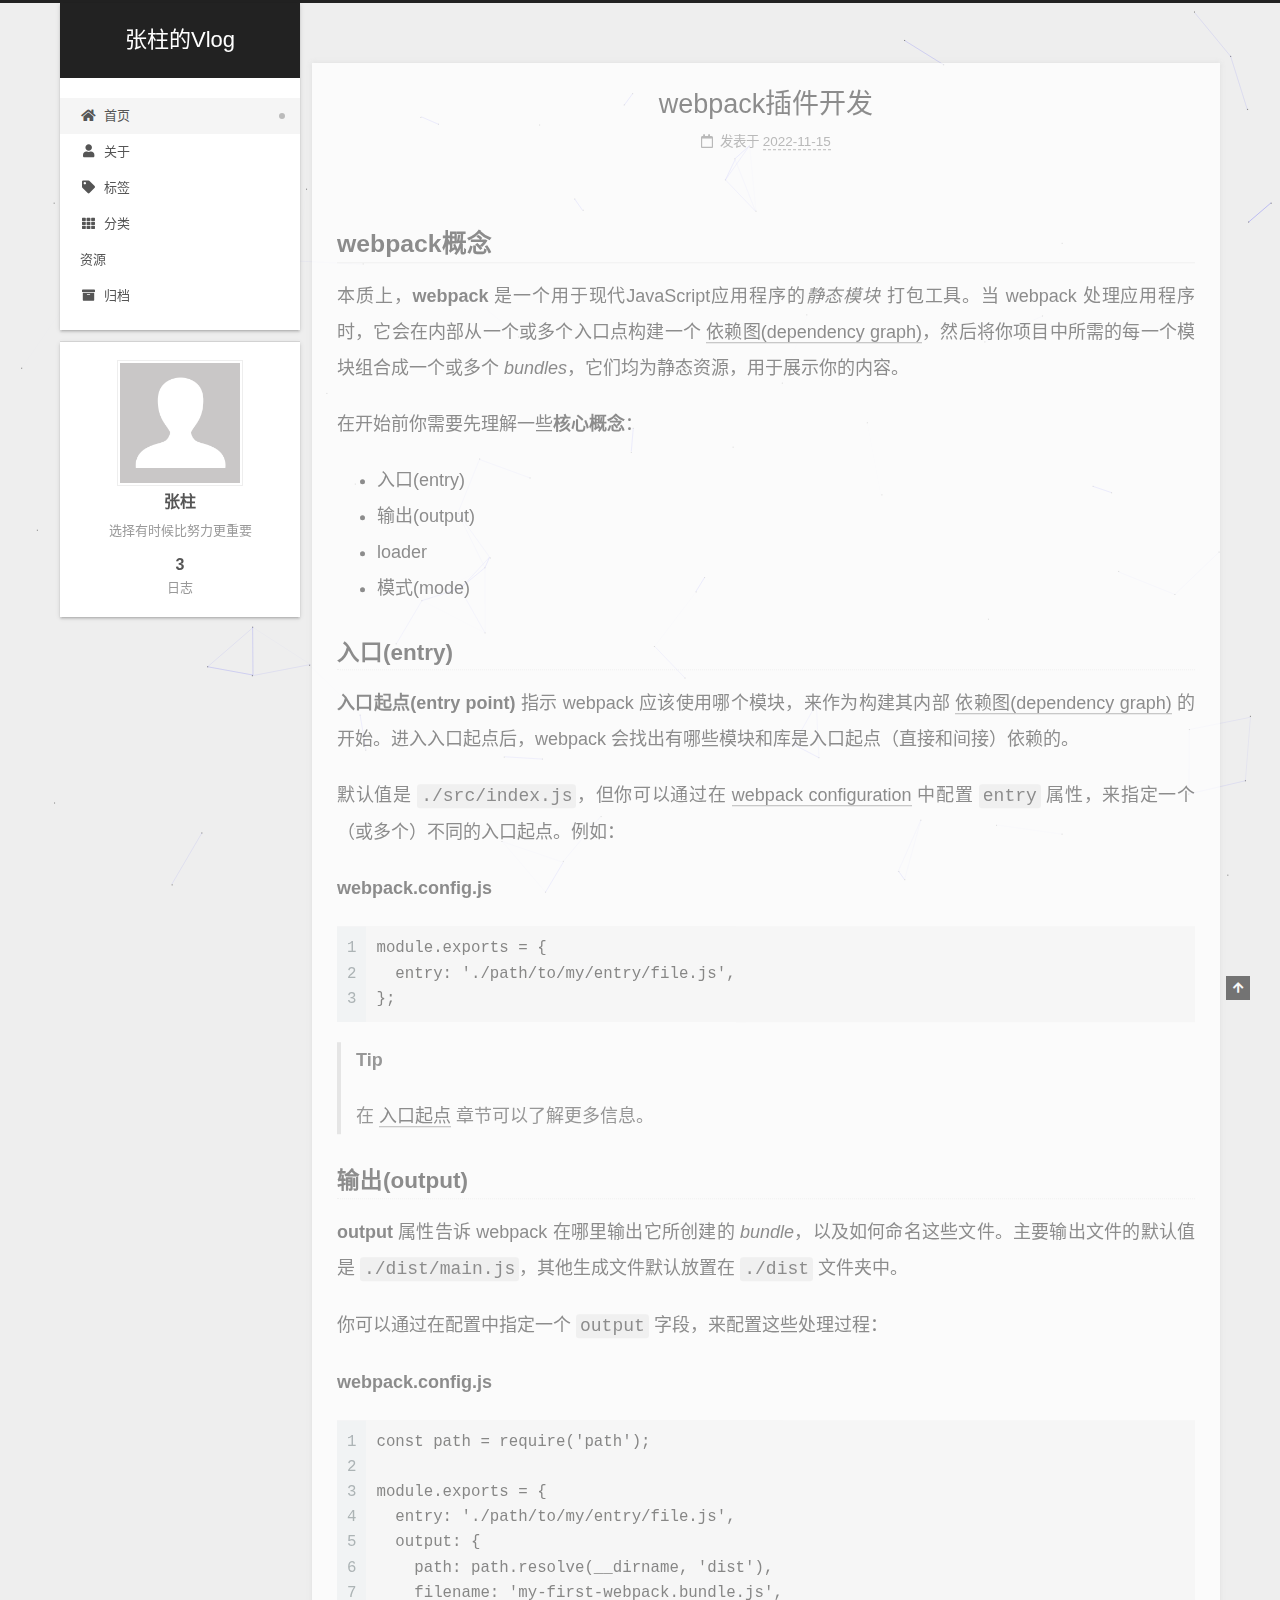
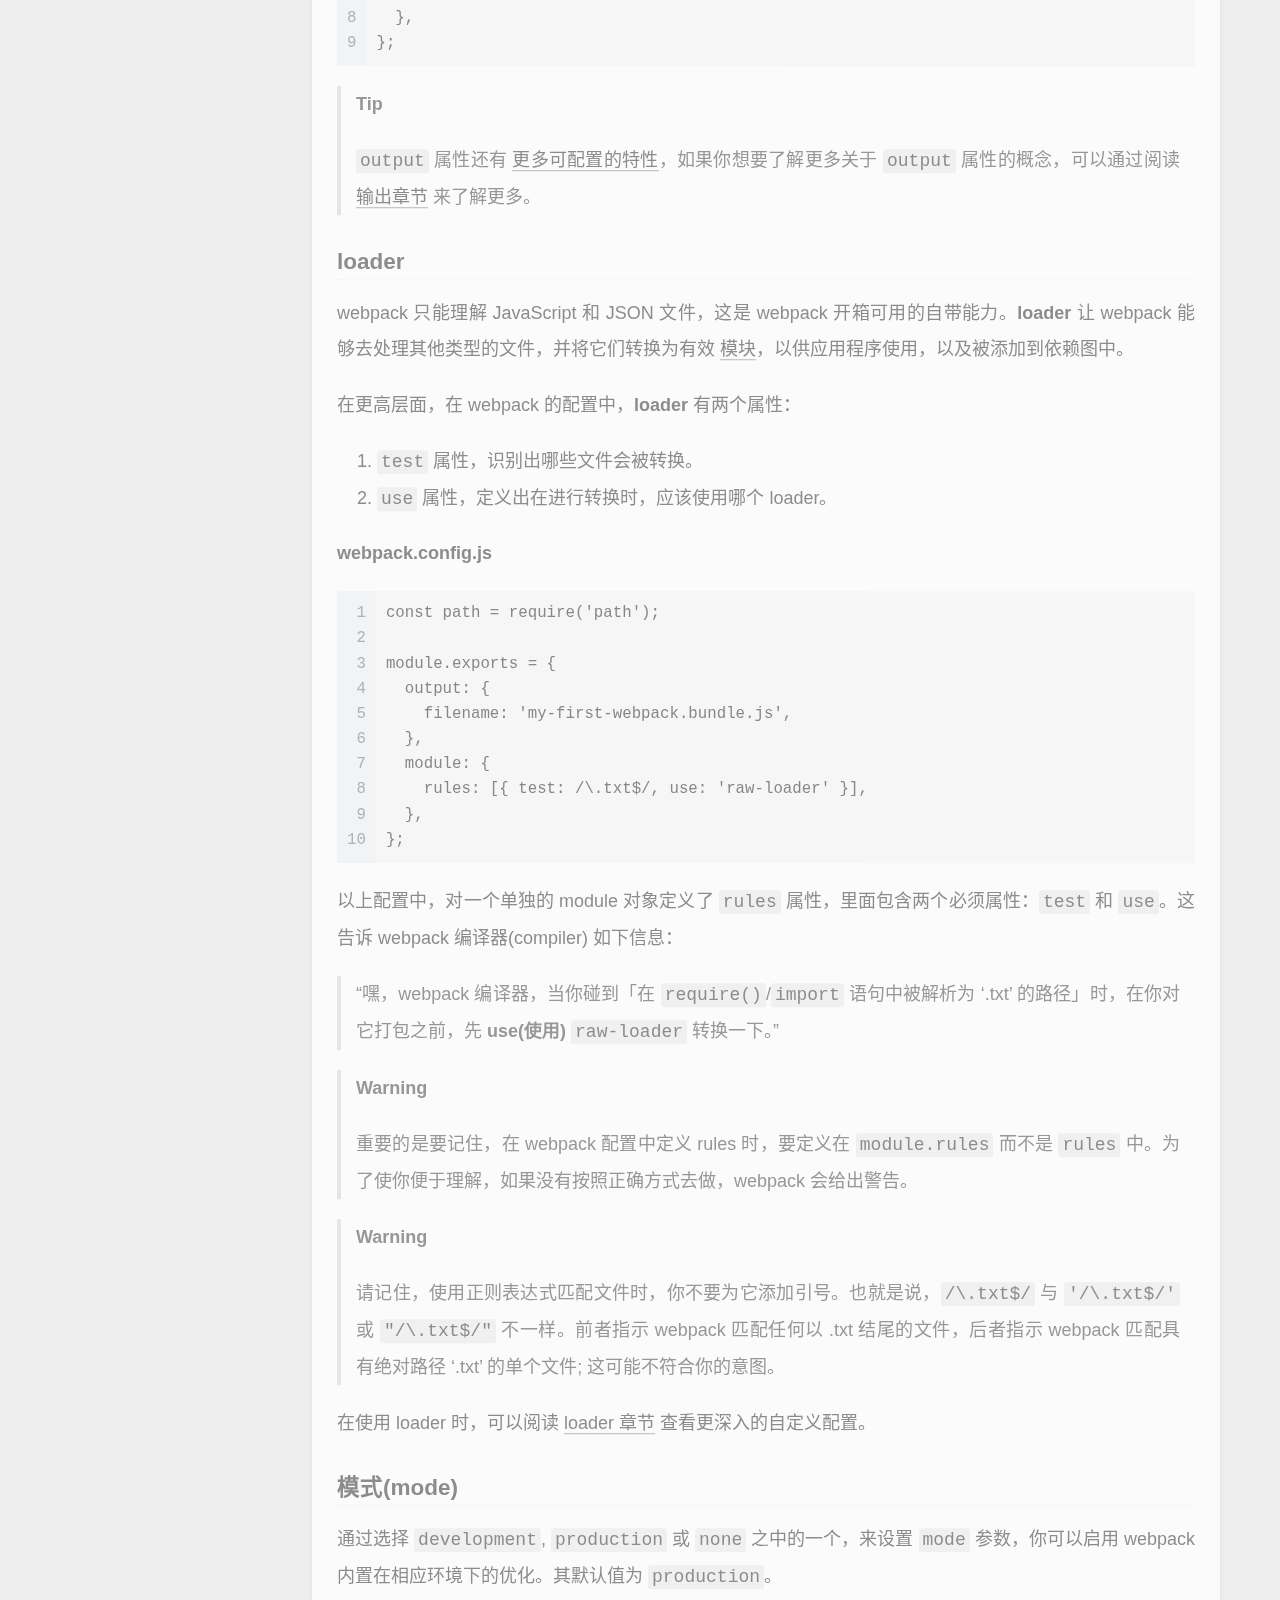
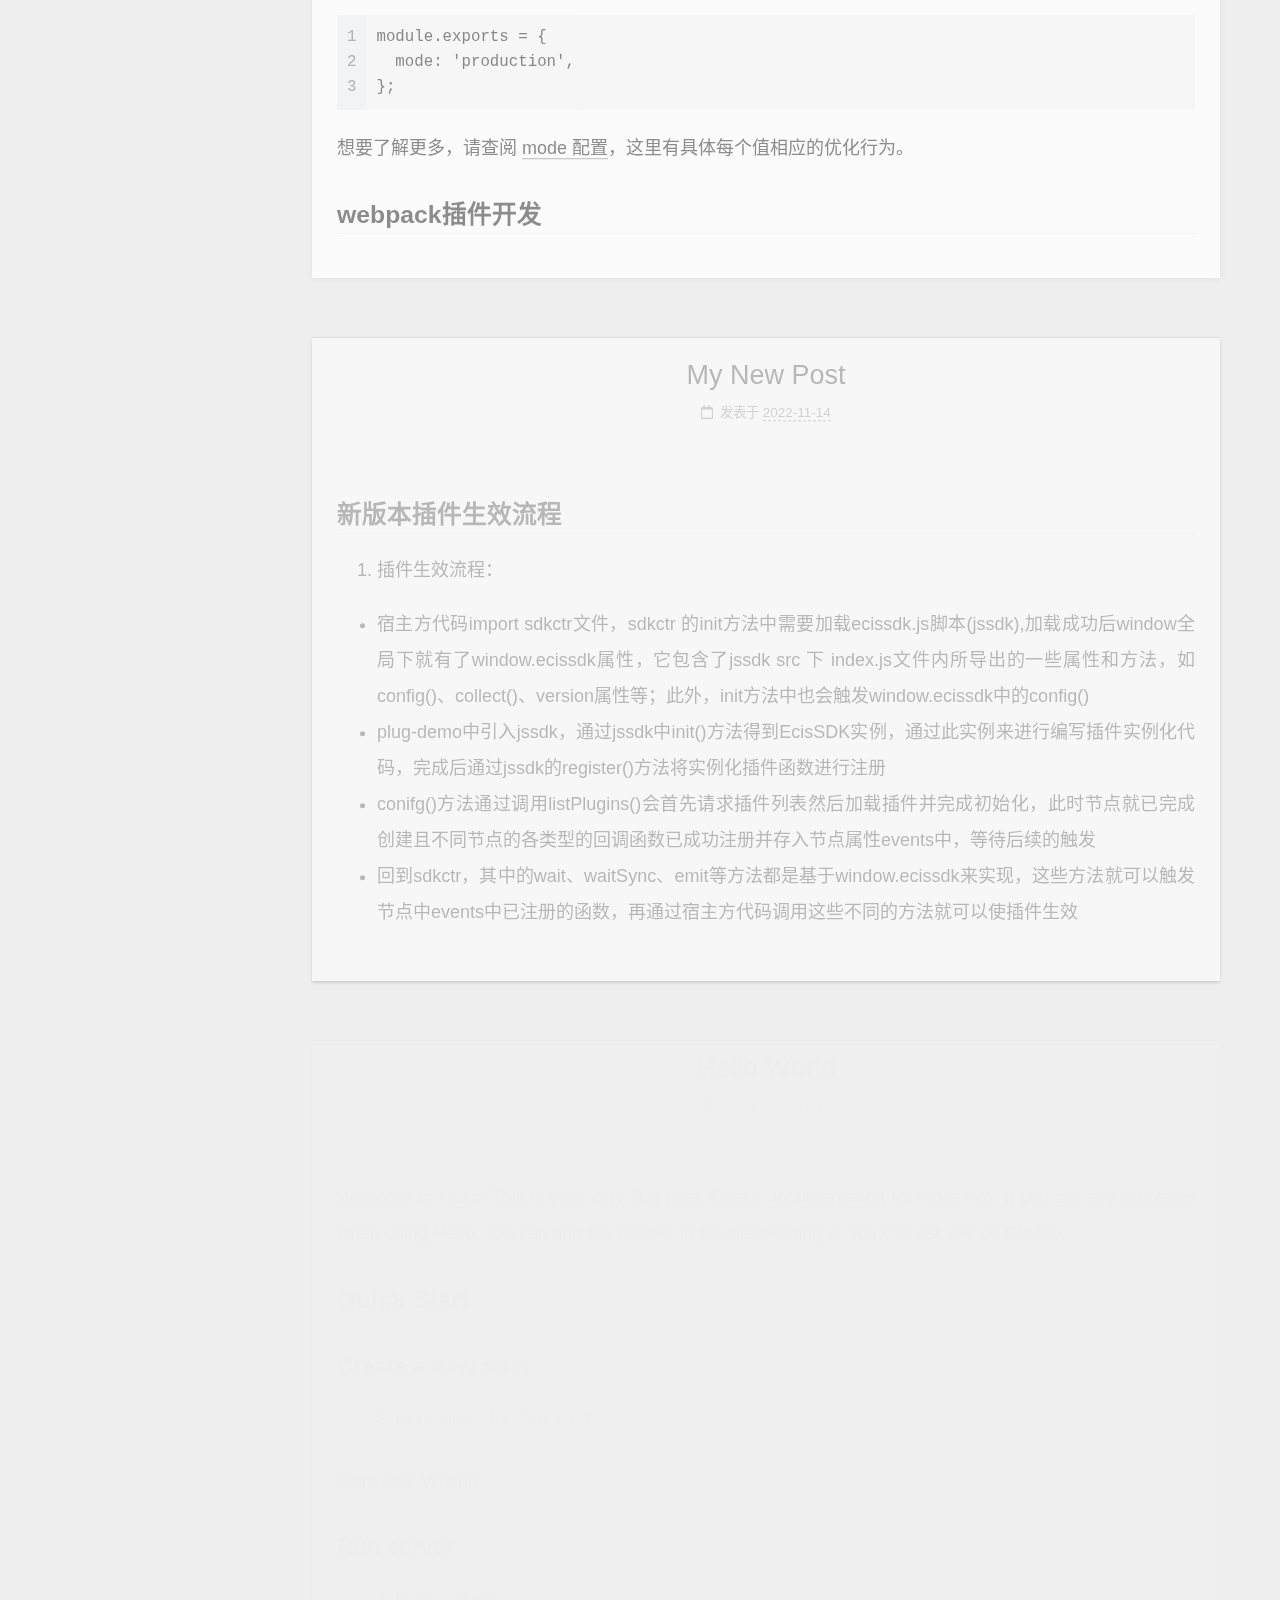
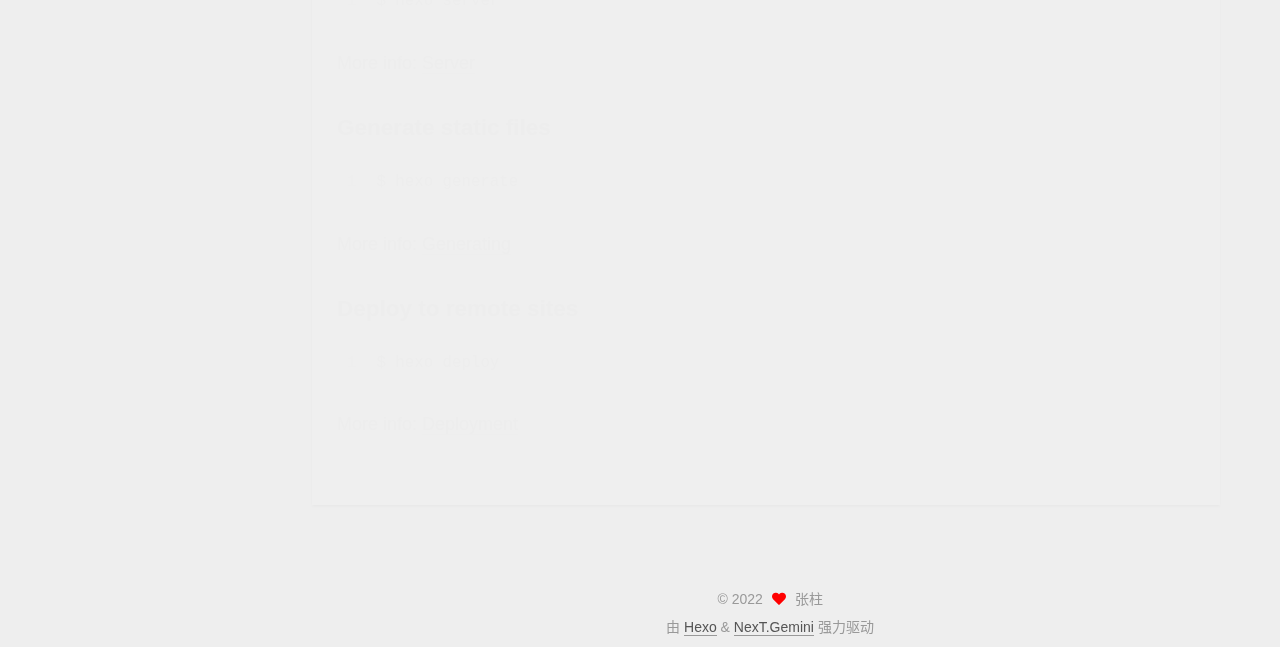
<file: index.html>
<!DOCTYPE html>
<html lang="zh-CN">
<head>
  <meta charset="UTF-8">
<meta name="viewport" content="width=device-width, initial-scale=1, maximum-scale=2">
<meta name="theme-color" content="#222">
<meta name="generator" content="Hexo 6.3.0">
  <link rel="apple-touch-icon" sizes="180x180" href="/images/apple-touch-icon-next.png">
  <link rel="icon" type="image/png" sizes="32x32" href="/images/favicon-32x32-next.png">
  <link rel="icon" type="image/png" sizes="16x16" href="/images/favicon-16x16-next.png">
  <link rel="mask-icon" href="/images/logo.svg" color="#222">

<link rel="stylesheet" href="/css/main.css">


<link rel="stylesheet" href="/lib/font-awesome/css/all.min.css">

<script id="hexo-configurations">
    var NexT = window.NexT || {};
    var CONFIG = {"hostname":"example.com","root":"/","scheme":"Gemini","version":"7.8.0","exturl":false,"sidebar":{"position":"left","display":"post","padding":18,"offset":12,"onmobile":false},"copycode":{"enable":false,"show_result":false,"style":null},"back2top":{"enable":true,"sidebar":false,"scrollpercent":false},"bookmark":{"enable":false,"color":"#222","save":"auto"},"fancybox":false,"mediumzoom":false,"lazyload":false,"pangu":false,"comments":{"style":"tabs","active":null,"storage":true,"lazyload":false,"nav":null},"algolia":{"hits":{"per_page":10},"labels":{"input_placeholder":"Search for Posts","hits_empty":"We didn't find any results for the search: ${query}","hits_stats":"${hits} results found in ${time} ms"}},"localsearch":{"enable":false,"trigger":"auto","top_n_per_article":1,"unescape":false,"preload":false},"motion":{"enable":true,"async":false,"transition":{"post_block":"fadeIn","post_header":"slideDownIn","post_body":"slideDownIn","coll_header":"slideLeftIn","sidebar":"slideUpIn"}}};
  </script>

  <meta name="description" content="选择有时候比努力更重要">
<meta property="og:type" content="website">
<meta property="og:title" content="张柱的Vlog">
<meta property="og:url" content="http://example.com/index.html">
<meta property="og:site_name" content="张柱的Vlog">
<meta property="og:description" content="选择有时候比努力更重要">
<meta property="og:locale" content="zh_CN">
<meta property="article:author" content="张柱">
<meta name="twitter:card" content="summary">

<link rel="canonical" href="http://example.com/">


<script id="page-configurations">
  // https://hexo.io/docs/variables.html
  CONFIG.page = {
    sidebar: "",
    isHome : true,
    isPost : false,
    lang   : 'zh-CN'
  };
</script>

  <title>张柱的Vlog</title>
  






  <noscript>
  <style>
  .use-motion .brand,
  .use-motion .menu-item,
  .sidebar-inner,
  .use-motion .post-block,
  .use-motion .pagination,
  .use-motion .comments,
  .use-motion .post-header,
  .use-motion .post-body,
  .use-motion .collection-header { opacity: initial; }

  .use-motion .site-title,
  .use-motion .site-subtitle {
    opacity: initial;
    top: initial;
  }

  .use-motion .logo-line-before i { left: initial; }
  .use-motion .logo-line-after i { right: initial; }
  </style>
</noscript>

</head>

<body itemscope itemtype="http://schema.org/WebPage">
  <div class="container use-motion">
    <div class="headband"></div>

    <header class="header" itemscope itemtype="http://schema.org/WPHeader">
      <div class="header-inner"><div class="site-brand-container">
  <div class="site-nav-toggle">
    <div class="toggle" aria-label="切换导航栏">
      <span class="toggle-line toggle-line-first"></span>
      <span class="toggle-line toggle-line-middle"></span>
      <span class="toggle-line toggle-line-last"></span>
    </div>
  </div>

  <div class="site-meta">

    <a href="/" class="brand" rel="start">
      <span class="logo-line-before"><i></i></span>
      <h1 class="site-title">张柱的Vlog</h1>
      <span class="logo-line-after"><i></i></span>
    </a>
  </div>

  <div class="site-nav-right">
    <div class="toggle popup-trigger">
    </div>
  </div>
</div>




<nav class="site-nav">
  <ul id="menu" class="main-menu menu">
        <li class="menu-item menu-item-home">

    <a href="/" rel="section"><i class="fa fa-home fa-fw"></i>首页</a>

  </li>
        <li class="menu-item menu-item-about">

    <a href="/about/" rel="section"><i class="fa fa-user fa-fw"></i>关于</a>

  </li>
        <li class="menu-item menu-item-tags">

    <a href="/tags/" rel="section"><i class="fa fa-tag fa-fw"></i>标签</a>

  </li>
        <li class="menu-item menu-item-categories">

    <a href="/categories/" rel="section"><i class="fa fa-th fa-fw"></i>分类</a>

  </li>
        <li class="menu-item menu-item-resources">

    <a href="/resources" rel="section"><i class="download fa-fw"></i>资源</a>

  </li>
        <li class="menu-item menu-item-archives">

    <a href="/archives/" rel="section"><i class="fa fa-archive fa-fw"></i>归档</a>

  </li>
  </ul>
</nav>




</div>
    </header>

    
  <div class="back-to-top">
    <i class="fa fa-arrow-up"></i>
    <span>0%</span>
  </div>


    <main class="main">
      <div class="main-inner">
        <div class="content-wrap">
          

          <div class="content index posts-expand">
            
      
  
  
  <article itemscope itemtype="http://schema.org/Article" class="post-block" lang="zh-CN">
    <link itemprop="mainEntityOfPage" href="http://example.com/2022/11/15/webpack%E6%8F%92%E4%BB%B6%E5%BC%80%E5%8F%91/">

    <span hidden itemprop="author" itemscope itemtype="http://schema.org/Person">
      <meta itemprop="image" content="/images/avatar.gif">
      <meta itemprop="name" content="张柱">
      <meta itemprop="description" content="选择有时候比努力更重要">
    </span>

    <span hidden itemprop="publisher" itemscope itemtype="http://schema.org/Organization">
      <meta itemprop="name" content="张柱的Vlog">
    </span>
      <header class="post-header">
        <h2 class="post-title" itemprop="name headline">
          
            <a href="/2022/11/15/webpack%E6%8F%92%E4%BB%B6%E5%BC%80%E5%8F%91/" class="post-title-link" itemprop="url">webpack插件开发</a>
        </h2>

        <div class="post-meta">
            <span class="post-meta-item">
              <span class="post-meta-item-icon">
                <i class="far fa-calendar"></i>
              </span>
              <span class="post-meta-item-text">发表于</span>
              

              <time title="创建时间：2022-11-15 14:54:32 / 修改时间：17:14:37" itemprop="dateCreated datePublished" datetime="2022-11-15T14:54:32+08:00">2022-11-15</time>
            </span>

          

        </div>
      </header>

    
    
    
    <div class="post-body" itemprop="articleBody">

      
          <h2 id="webpack概念"><a href="#webpack概念" class="headerlink" title="webpack概念"></a>webpack概念</h2><p>本质上，<strong>webpack</strong> 是一个用于现代JavaScript应用程序的<em>静态模块</em> 打包工具。当 webpack 处理应用程序时，它会在内部从一个或多个入口点构建一个 <a target="_blank" rel="noopener" href="https://webpack.docschina.org/concepts/dependency-graph/">依赖图(dependency graph)</a>，然后将你项目中所需的每一个模块组合成一个或多个 <em>bundles</em>，它们均为静态资源，用于展示你的内容。</p>
<p>在开始前你需要先理解一些<strong>核心概念</strong>：</p>
<ul>
<li>入口(entry)</li>
<li>输出(output)</li>
<li>loader</li>
<li>模式(mode)</li>
</ul>
<h3 id="入口-entry"><a href="#入口-entry" class="headerlink" title="入口(entry)"></a>入口(entry)</h3><p><strong>入口起点(entry point)</strong> 指示 webpack 应该使用哪个模块，来作为构建其内部 <a target="_blank" rel="noopener" href="https://webpack.docschina.org/concepts/dependency-graph/">依赖图(dependency graph)</a> 的开始。进入入口起点后，webpack 会找出有哪些模块和库是入口起点（直接和间接）依赖的。</p>
<p>默认值是 <code>./src/index.js</code>，但你可以通过在 <a target="_blank" rel="noopener" href="https://webpack.docschina.org/configuration">webpack configuration</a> 中配置 <code>entry</code> 属性，来指定一个（或多个）不同的入口起点。例如：</p>
<p><strong>webpack.config.js</strong></p>
<figure class="highlight plaintext"><table><tr><td class="gutter"><pre><span class="line">1</span><br><span class="line">2</span><br><span class="line">3</span><br></pre></td><td class="code"><pre><span class="line">module.exports = &#123;</span><br><span class="line">  entry: &#x27;./path/to/my/entry/file.js&#x27;,</span><br><span class="line">&#125;;</span><br></pre></td></tr></table></figure>

<blockquote>
<p><strong>Tip</strong></p>
<p>在 <a target="_blank" rel="noopener" href="https://webpack.docschina.org/concepts/entry-points">入口起点</a> 章节可以了解更多信息。</p>
</blockquote>
<h3 id="输出-output"><a href="#输出-output" class="headerlink" title="输出(output)"></a>输出(output)</h3><p><strong>output</strong> 属性告诉 webpack 在哪里输出它所创建的 <em>bundle</em>，以及如何命名这些文件。主要输出文件的默认值是 <code>./dist/main.js</code>，其他生成文件默认放置在 <code>./dist</code> 文件夹中。</p>
<p>你可以通过在配置中指定一个 <code>output</code> 字段，来配置这些处理过程：</p>
<p><strong>webpack.config.js</strong></p>
<figure class="highlight plaintext"><table><tr><td class="gutter"><pre><span class="line">1</span><br><span class="line">2</span><br><span class="line">3</span><br><span class="line">4</span><br><span class="line">5</span><br><span class="line">6</span><br><span class="line">7</span><br><span class="line">8</span><br><span class="line">9</span><br></pre></td><td class="code"><pre><span class="line">const path = require(&#x27;path&#x27;);</span><br><span class="line"></span><br><span class="line">module.exports = &#123;</span><br><span class="line">  entry: &#x27;./path/to/my/entry/file.js&#x27;,</span><br><span class="line">  output: &#123;</span><br><span class="line">    path: path.resolve(__dirname, &#x27;dist&#x27;),</span><br><span class="line">    filename: &#x27;my-first-webpack.bundle.js&#x27;,</span><br><span class="line">  &#125;,</span><br><span class="line">&#125;;</span><br></pre></td></tr></table></figure>

<blockquote>
<p> <strong>Tip</strong></p>
<p><code>output</code> 属性还有 <a target="_blank" rel="noopener" href="https://webpack.docschina.org/configuration/output">更多可配置的特性</a>，如果你想要了解更多关于 <code>output</code> 属性的概念，可以通过阅读 <a target="_blank" rel="noopener" href="https://webpack.docschina.org/concepts/output">输出章节</a> 来了解更多。</p>
</blockquote>
<h3 id="loader"><a href="#loader" class="headerlink" title="loader"></a>loader</h3><p>webpack 只能理解 JavaScript 和 JSON 文件，这是 webpack 开箱可用的自带能力。<strong>loader</strong> 让 webpack 能够去处理其他类型的文件，并将它们转换为有效 <a target="_blank" rel="noopener" href="https://webpack.docschina.org/concepts/modules">模块</a>，以供应用程序使用，以及被添加到依赖图中。</p>
<p>在更高层面，在 webpack 的配置中，<strong>loader</strong> 有两个属性：</p>
<ol>
<li><code>test</code> 属性，识别出哪些文件会被转换。</li>
<li><code>use</code> 属性，定义出在进行转换时，应该使用哪个 loader。</li>
</ol>
<p><strong>webpack.config.js</strong></p>
<figure class="highlight plaintext"><table><tr><td class="gutter"><pre><span class="line">1</span><br><span class="line">2</span><br><span class="line">3</span><br><span class="line">4</span><br><span class="line">5</span><br><span class="line">6</span><br><span class="line">7</span><br><span class="line">8</span><br><span class="line">9</span><br><span class="line">10</span><br></pre></td><td class="code"><pre><span class="line">const path = require(&#x27;path&#x27;);</span><br><span class="line"></span><br><span class="line">module.exports = &#123;</span><br><span class="line">  output: &#123;</span><br><span class="line">    filename: &#x27;my-first-webpack.bundle.js&#x27;,</span><br><span class="line">  &#125;,</span><br><span class="line">  module: &#123;</span><br><span class="line">    rules: [&#123; test: /\.txt$/, use: &#x27;raw-loader&#x27; &#125;],</span><br><span class="line">  &#125;,</span><br><span class="line">&#125;;</span><br></pre></td></tr></table></figure>

<p>以上配置中，对一个单独的 module 对象定义了 <code>rules</code> 属性，里面包含两个必须属性：<code>test</code> 和 <code>use</code>。这告诉 webpack 编译器(compiler) 如下信息：</p>
<blockquote>
<p>“嘿，webpack 编译器，当你碰到「在 <code>require()</code>&#x2F;<code>import</code> 语句中被解析为 ‘.txt’ 的路径」时，在你对它打包之前，先 <strong>use(使用)</strong> <code>raw-loader</code> 转换一下。”</p>
</blockquote>
<blockquote>
<p> <strong>Warning</strong> </p>
<p>重要的是要记住，在 webpack 配置中定义 rules 时，要定义在 <code>module.rules</code> 而不是 <code>rules</code> 中。为了使你便于理解，如果没有按照正确方式去做，webpack 会给出警告。</p>
</blockquote>
<blockquote>
<p> <strong>Warning</strong> </p>
<p>请记住，使用正则表达式匹配文件时，你不要为它添加引号。也就是说，<code>/\.txt$/</code> 与 <code>&#39;/\.txt$/&#39;</code> 或 <code>&quot;/\.txt$/&quot;</code> 不一样。前者指示 webpack 匹配任何以 .txt 结尾的文件，后者指示 webpack 匹配具有绝对路径 ‘.txt’ 的单个文件; 这可能不符合你的意图。</p>
</blockquote>
<p>在使用 loader 时，可以阅读 <a target="_blank" rel="noopener" href="https://webpack.docschina.org/concepts/loaders">loader 章节</a> 查看更深入的自定义配置。</p>
<h3 id="模式-mode"><a href="#模式-mode" class="headerlink" title="模式(mode)"></a>模式(mode)</h3><p>通过选择 <code>development</code>, <code>production</code> 或 <code>none</code> 之中的一个，来设置 <code>mode</code> 参数，你可以启用 webpack 内置在相应环境下的优化。其默认值为 <code>production</code>。</p>
<figure class="highlight plaintext"><table><tr><td class="gutter"><pre><span class="line">1</span><br><span class="line">2</span><br><span class="line">3</span><br></pre></td><td class="code"><pre><span class="line">module.exports = &#123;</span><br><span class="line">  mode: &#x27;production&#x27;,</span><br><span class="line">&#125;;</span><br></pre></td></tr></table></figure>

<p>想要了解更多，请查阅 <a target="_blank" rel="noopener" href="https://webpack.docschina.org/configuration/mode">mode 配置</a>，这里有具体每个值相应的优化行为。</p>
<h2 id="webpack插件开发"><a href="#webpack插件开发" class="headerlink" title="webpack插件开发"></a>webpack插件开发</h2>
      
    </div>

    
    
    
      <footer class="post-footer">
        <div class="post-eof"></div>
      </footer>
  </article>
  
  
  

      
  
  
  <article itemscope itemtype="http://schema.org/Article" class="post-block" lang="zh-CN">
    <link itemprop="mainEntityOfPage" href="http://example.com/2022/11/14/My-New-Post/">

    <span hidden itemprop="author" itemscope itemtype="http://schema.org/Person">
      <meta itemprop="image" content="/images/avatar.gif">
      <meta itemprop="name" content="张柱">
      <meta itemprop="description" content="选择有时候比努力更重要">
    </span>

    <span hidden itemprop="publisher" itemscope itemtype="http://schema.org/Organization">
      <meta itemprop="name" content="张柱的Vlog">
    </span>
      <header class="post-header">
        <h2 class="post-title" itemprop="name headline">
          
            <a href="/2022/11/14/My-New-Post/" class="post-title-link" itemprop="url">My New Post</a>
        </h2>

        <div class="post-meta">
            <span class="post-meta-item">
              <span class="post-meta-item-icon">
                <i class="far fa-calendar"></i>
              </span>
              <span class="post-meta-item-text">发表于</span>
              

              <time title="创建时间：2022-11-14 17:06:46 / 修改时间：17:16:31" itemprop="dateCreated datePublished" datetime="2022-11-14T17:06:46+08:00">2022-11-14</time>
            </span>

          

        </div>
      </header>

    
    
    
    <div class="post-body" itemprop="articleBody">

      
          <h2 id="新版本插件生效流程"><a href="#新版本插件生效流程" class="headerlink" title="新版本插件生效流程"></a>新版本插件生效流程</h2><ol>
<li>插件生效流程：</li>
</ol>
<ul>
<li>宿主方代码import sdkctr文件，sdkctr 的init方法中需要加载ecissdk.js脚本(jssdk),加载成功后window全局下就有了window.ecissdk属性，它包含了jssdk src 下 index.js文件内所导出的一些属性和方法，如config()、collect()、version属性等；此外，init方法中也会触发window.ecissdk中的config()</li>
<li>plug-demo中引入jssdk，通过jssdk中init()方法得到EcisSDK实例，通过此实例来进行编写插件实例化代码，完成后通过jssdk的register()方法将实例化插件函数进行注册</li>
<li>conifg()方法通过调用listPlugins()会首先请求插件列表然后加载插件并完成初始化，此时节点就已完成创建且不同节点的各类型的回调函数已成功注册并存入节点属性events中，等待后续的触发</li>
<li>回到sdkctr，其中的wait、waitSync、emit等方法都是基于window.ecissdk来实现，这些方法就可以触发节点中events中已注册的函数，再通过宿主方代码调用这些不同的方法就可以使插件生效</li>
</ul>

      
    </div>

    
    
    
      <footer class="post-footer">
        <div class="post-eof"></div>
      </footer>
  </article>
  
  
  

      
  
  
  <article itemscope itemtype="http://schema.org/Article" class="post-block" lang="zh-CN">
    <link itemprop="mainEntityOfPage" href="http://example.com/2022/11/14/hello-world/">

    <span hidden itemprop="author" itemscope itemtype="http://schema.org/Person">
      <meta itemprop="image" content="/images/avatar.gif">
      <meta itemprop="name" content="张柱">
      <meta itemprop="description" content="选择有时候比努力更重要">
    </span>

    <span hidden itemprop="publisher" itemscope itemtype="http://schema.org/Organization">
      <meta itemprop="name" content="张柱的Vlog">
    </span>
      <header class="post-header">
        <h2 class="post-title" itemprop="name headline">
          
            <a href="/2022/11/14/hello-world/" class="post-title-link" itemprop="url">Hello World</a>
        </h2>

        <div class="post-meta">
            <span class="post-meta-item">
              <span class="post-meta-item-icon">
                <i class="far fa-calendar"></i>
              </span>
              <span class="post-meta-item-text">发表于</span>

              <time title="创建时间：2022-11-14 16:16:15" itemprop="dateCreated datePublished" datetime="2022-11-14T16:16:15+08:00">2022-11-14</time>
            </span>

          

        </div>
      </header>

    
    
    
    <div class="post-body" itemprop="articleBody">

      
          <p>Welcome to <a target="_blank" rel="noopener" href="https://hexo.io/">Hexo</a>! This is your very first post. Check <a target="_blank" rel="noopener" href="https://hexo.io/docs/">documentation</a> for more info. If you get any problems when using Hexo, you can find the answer in <a target="_blank" rel="noopener" href="https://hexo.io/docs/troubleshooting.html">troubleshooting</a> or you can ask me on <a target="_blank" rel="noopener" href="https://github.com/hexojs/hexo/issues">GitHub</a>.</p>
<h2 id="Quick-Start"><a href="#Quick-Start" class="headerlink" title="Quick Start"></a>Quick Start</h2><h3 id="Create-a-new-post"><a href="#Create-a-new-post" class="headerlink" title="Create a new post"></a>Create a new post</h3><figure class="highlight bash"><table><tr><td class="gutter"><pre><span class="line">1</span><br></pre></td><td class="code"><pre><span class="line">$ hexo new <span class="string">&quot;My New Post&quot;</span></span><br></pre></td></tr></table></figure>

<p>More info: <a target="_blank" rel="noopener" href="https://hexo.io/docs/writing.html">Writing</a></p>
<h3 id="Run-server"><a href="#Run-server" class="headerlink" title="Run server"></a>Run server</h3><figure class="highlight bash"><table><tr><td class="gutter"><pre><span class="line">1</span><br></pre></td><td class="code"><pre><span class="line">$ hexo server</span><br></pre></td></tr></table></figure>

<p>More info: <a target="_blank" rel="noopener" href="https://hexo.io/docs/server.html">Server</a></p>
<h3 id="Generate-static-files"><a href="#Generate-static-files" class="headerlink" title="Generate static files"></a>Generate static files</h3><figure class="highlight bash"><table><tr><td class="gutter"><pre><span class="line">1</span><br></pre></td><td class="code"><pre><span class="line">$ hexo generate</span><br></pre></td></tr></table></figure>

<p>More info: <a target="_blank" rel="noopener" href="https://hexo.io/docs/generating.html">Generating</a></p>
<h3 id="Deploy-to-remote-sites"><a href="#Deploy-to-remote-sites" class="headerlink" title="Deploy to remote sites"></a>Deploy to remote sites</h3><figure class="highlight bash"><table><tr><td class="gutter"><pre><span class="line">1</span><br></pre></td><td class="code"><pre><span class="line">$ hexo deploy</span><br></pre></td></tr></table></figure>

<p>More info: <a target="_blank" rel="noopener" href="https://hexo.io/docs/one-command-deployment.html">Deployment</a></p>

      
    </div>

    
    
    
      <footer class="post-footer">
        <div class="post-eof"></div>
      </footer>
  </article>
  
  
  


  



          </div>
          

<script>
  window.addEventListener('tabs:register', () => {
    let { activeClass } = CONFIG.comments;
    if (CONFIG.comments.storage) {
      activeClass = localStorage.getItem('comments_active') || activeClass;
    }
    if (activeClass) {
      let activeTab = document.querySelector(`a[href="#comment-${activeClass}"]`);
      if (activeTab) {
        activeTab.click();
      }
    }
  });
  if (CONFIG.comments.storage) {
    window.addEventListener('tabs:click', event => {
      if (!event.target.matches('.tabs-comment .tab-content .tab-pane')) return;
      let commentClass = event.target.classList[1];
      localStorage.setItem('comments_active', commentClass);
    });
  }
</script>

        </div>
          
  
  <div class="toggle sidebar-toggle">
    <span class="toggle-line toggle-line-first"></span>
    <span class="toggle-line toggle-line-middle"></span>
    <span class="toggle-line toggle-line-last"></span>
  </div>

  <aside class="sidebar">
    <div class="sidebar-inner">

      <ul class="sidebar-nav motion-element">
        <li class="sidebar-nav-toc">
          文章目录
        </li>
        <li class="sidebar-nav-overview">
          站点概览
        </li>
      </ul>

      <!--noindex-->
      <div class="post-toc-wrap sidebar-panel">
      </div>
      <!--/noindex-->

      <div class="site-overview-wrap sidebar-panel">
        <div class="site-author motion-element" itemprop="author" itemscope itemtype="http://schema.org/Person">
    <img class="site-author-image" itemprop="image" alt="张柱"
      src="/images/avatar.gif">
  <p class="site-author-name" itemprop="name">张柱</p>
  <div class="site-description" itemprop="description">选择有时候比努力更重要</div>
</div>
<div class="site-state-wrap motion-element">
  <nav class="site-state">
      <div class="site-state-item site-state-posts">
          <a href="/archives/">
        
          <span class="site-state-item-count">3</span>
          <span class="site-state-item-name">日志</span>
        </a>
      </div>
  </nav>
</div>



      </div>

    </div>
  </aside>
  <div id="sidebar-dimmer"></div>


      </div>
    </main>

    <footer class="footer">
      <div class="footer-inner">
        

        

<div class="copyright">
  
  &copy; 
  <span itemprop="copyrightYear">2022</span>
  <span class="with-love">
    <i class="fa fa-heart"></i>
  </span>
  <span class="author" itemprop="copyrightHolder">张柱</span>
</div>
  <div class="powered-by">由 <a href="https://hexo.io/" class="theme-link" rel="noopener" target="_blank">Hexo</a> & <a href="https://theme-next.org/" class="theme-link" rel="noopener" target="_blank">NexT.Gemini</a> 强力驱动
  </div>

        








      </div>
    </footer>
  </div>

  
  
  <script color='0,0,255' opacity='0.5' zIndex='-1' count='99' src="/lib/canvas-nest/canvas-nest.min.js"></script>
  <script src="/lib/anime.min.js"></script>
  <script src="/lib/velocity/velocity.min.js"></script>
  <script src="/lib/velocity/velocity.ui.min.js"></script>

<script src="/js/utils.js"></script>

<script src="/js/motion.js"></script>


<script src="/js/schemes/pisces.js"></script>


<script src="/js/next-boot.js"></script>




  















  

  

</body>
</html>
</file>
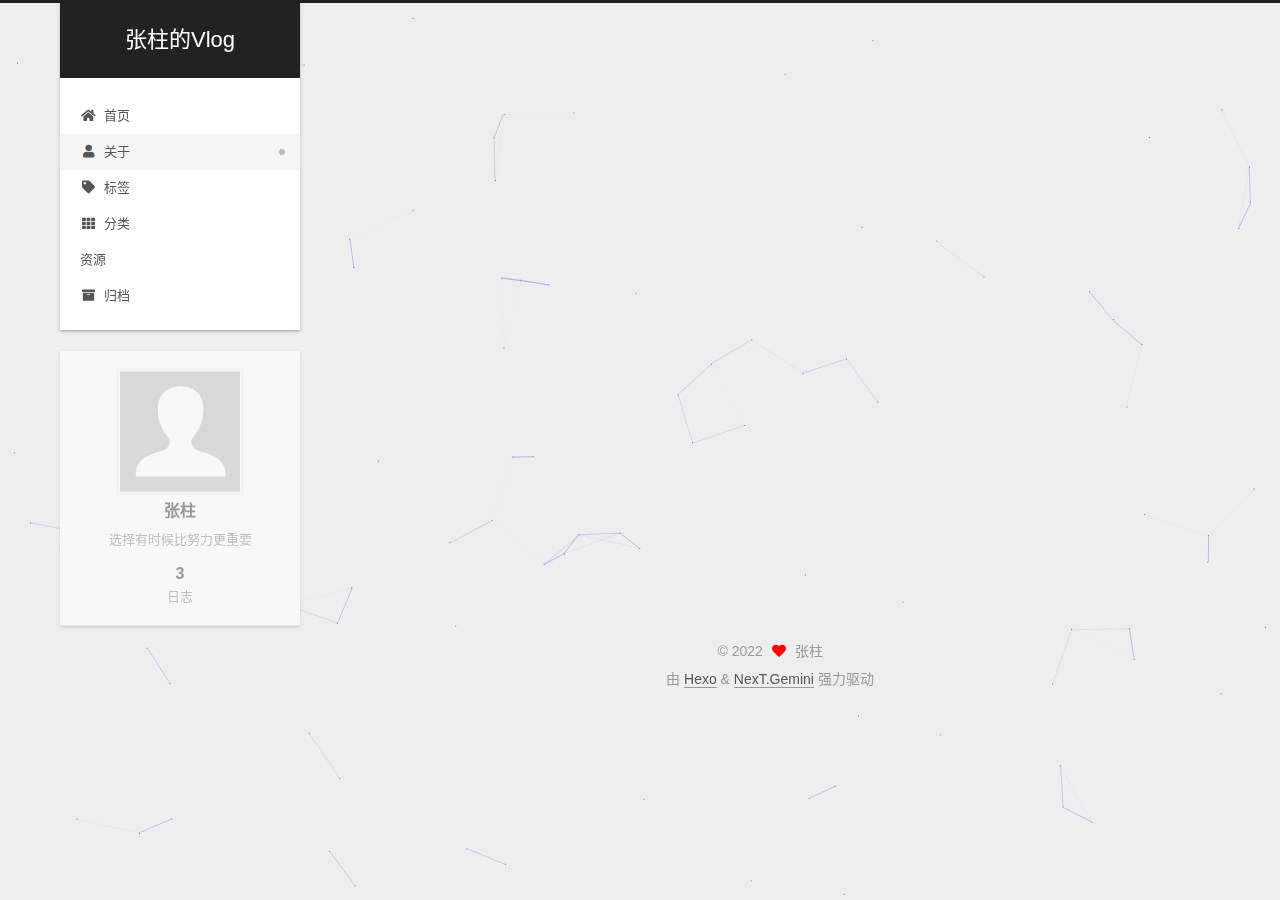
<file: about/index.html>
<!DOCTYPE html>
<html lang="zh-CN">
<head>
  <meta charset="UTF-8">
<meta name="viewport" content="width=device-width, initial-scale=1, maximum-scale=2">
<meta name="theme-color" content="#222">
<meta name="generator" content="Hexo 6.3.0">
  <link rel="apple-touch-icon" sizes="180x180" href="/images/apple-touch-icon-next.png">
  <link rel="icon" type="image/png" sizes="32x32" href="/images/favicon-32x32-next.png">
  <link rel="icon" type="image/png" sizes="16x16" href="/images/favicon-16x16-next.png">
  <link rel="mask-icon" href="/images/logo.svg" color="#222">

<link rel="stylesheet" href="/css/main.css">


<link rel="stylesheet" href="/lib/font-awesome/css/all.min.css">

<script id="hexo-configurations">
    var NexT = window.NexT || {};
    var CONFIG = {"hostname":"example.com","root":"/","scheme":"Gemini","version":"7.8.0","exturl":false,"sidebar":{"position":"left","display":"post","padding":18,"offset":12,"onmobile":false},"copycode":{"enable":false,"show_result":false,"style":null},"back2top":{"enable":true,"sidebar":false,"scrollpercent":false},"bookmark":{"enable":false,"color":"#222","save":"auto"},"fancybox":false,"mediumzoom":false,"lazyload":false,"pangu":false,"comments":{"style":"tabs","active":null,"storage":true,"lazyload":false,"nav":null},"algolia":{"hits":{"per_page":10},"labels":{"input_placeholder":"Search for Posts","hits_empty":"We didn't find any results for the search: ${query}","hits_stats":"${hits} results found in ${time} ms"}},"localsearch":{"enable":false,"trigger":"auto","top_n_per_article":1,"unescape":false,"preload":false},"motion":{"enable":true,"async":false,"transition":{"post_block":"fadeIn","post_header":"slideDownIn","post_body":"slideDownIn","coll_header":"slideLeftIn","sidebar":"slideUpIn"}}};
  </script>

  <meta name="description" content="选择有时候比努力更重要">
<meta property="og:type" content="website">
<meta property="og:title" content="about">
<meta property="og:url" content="http://example.com/about/index.html">
<meta property="og:site_name" content="张柱的Vlog">
<meta property="og:description" content="选择有时候比努力更重要">
<meta property="og:locale" content="zh_CN">
<meta property="article:published_time" content="2022-11-14T09:49:41.000Z">
<meta property="article:modified_time" content="2022-11-14T09:51:39.662Z">
<meta property="article:author" content="张柱">
<meta name="twitter:card" content="summary">

<link rel="canonical" href="http://example.com/about/">


<script id="page-configurations">
  // https://hexo.io/docs/variables.html
  CONFIG.page = {
    sidebar: "",
    isHome : false,
    isPost : false,
    lang   : 'zh-CN'
  };
</script>

  <title>about | 张柱的Vlog
</title>
  






  <noscript>
  <style>
  .use-motion .brand,
  .use-motion .menu-item,
  .sidebar-inner,
  .use-motion .post-block,
  .use-motion .pagination,
  .use-motion .comments,
  .use-motion .post-header,
  .use-motion .post-body,
  .use-motion .collection-header { opacity: initial; }

  .use-motion .site-title,
  .use-motion .site-subtitle {
    opacity: initial;
    top: initial;
  }

  .use-motion .logo-line-before i { left: initial; }
  .use-motion .logo-line-after i { right: initial; }
  </style>
</noscript>

</head>

<body itemscope itemtype="http://schema.org/WebPage">
  <div class="container use-motion">
    <div class="headband"></div>

    <header class="header" itemscope itemtype="http://schema.org/WPHeader">
      <div class="header-inner"><div class="site-brand-container">
  <div class="site-nav-toggle">
    <div class="toggle" aria-label="切换导航栏">
      <span class="toggle-line toggle-line-first"></span>
      <span class="toggle-line toggle-line-middle"></span>
      <span class="toggle-line toggle-line-last"></span>
    </div>
  </div>

  <div class="site-meta">

    <a href="/" class="brand" rel="start">
      <span class="logo-line-before"><i></i></span>
      <h1 class="site-title">张柱的Vlog</h1>
      <span class="logo-line-after"><i></i></span>
    </a>
  </div>

  <div class="site-nav-right">
    <div class="toggle popup-trigger">
    </div>
  </div>
</div>




<nav class="site-nav">
  <ul id="menu" class="main-menu menu">
        <li class="menu-item menu-item-home">

    <a href="/" rel="section"><i class="fa fa-home fa-fw"></i>首页</a>

  </li>
        <li class="menu-item menu-item-about">

    <a href="/about/" rel="section"><i class="fa fa-user fa-fw"></i>关于</a>

  </li>
        <li class="menu-item menu-item-tags">

    <a href="/tags/" rel="section"><i class="fa fa-tag fa-fw"></i>标签</a>

  </li>
        <li class="menu-item menu-item-categories">

    <a href="/categories/" rel="section"><i class="fa fa-th fa-fw"></i>分类</a>

  </li>
        <li class="menu-item menu-item-resources">

    <a href="/resources" rel="section"><i class="download fa-fw"></i>资源</a>

  </li>
        <li class="menu-item menu-item-archives">

    <a href="/archives/" rel="section"><i class="fa fa-archive fa-fw"></i>归档</a>

  </li>
  </ul>
</nav>




</div>
    </header>

    
  <div class="back-to-top">
    <i class="fa fa-arrow-up"></i>
    <span>0%</span>
  </div>


    <main class="main">
      <div class="main-inner">
        <div class="content-wrap">
          
  
  

          <div class="content page posts-expand">
            

    
    
    
    <div class="post-block" lang="zh-CN">
      <header class="post-header">

<h1 class="post-title" itemprop="name headline">about
</h1>

<div class="post-meta">
  

</div>

</header>

      
      
      
      <div class="post-body">
          
      </div>
      
      
      
    </div>
    

    
    
    


          </div>
          

<script>
  window.addEventListener('tabs:register', () => {
    let { activeClass } = CONFIG.comments;
    if (CONFIG.comments.storage) {
      activeClass = localStorage.getItem('comments_active') || activeClass;
    }
    if (activeClass) {
      let activeTab = document.querySelector(`a[href="#comment-${activeClass}"]`);
      if (activeTab) {
        activeTab.click();
      }
    }
  });
  if (CONFIG.comments.storage) {
    window.addEventListener('tabs:click', event => {
      if (!event.target.matches('.tabs-comment .tab-content .tab-pane')) return;
      let commentClass = event.target.classList[1];
      localStorage.setItem('comments_active', commentClass);
    });
  }
</script>

        </div>
          
  
  <div class="toggle sidebar-toggle">
    <span class="toggle-line toggle-line-first"></span>
    <span class="toggle-line toggle-line-middle"></span>
    <span class="toggle-line toggle-line-last"></span>
  </div>

  <aside class="sidebar">
    <div class="sidebar-inner">

      <ul class="sidebar-nav motion-element">
        <li class="sidebar-nav-toc">
          文章目录
        </li>
        <li class="sidebar-nav-overview">
          站点概览
        </li>
      </ul>

      <!--noindex-->
      <div class="post-toc-wrap sidebar-panel">
      </div>
      <!--/noindex-->

      <div class="site-overview-wrap sidebar-panel">
        <div class="site-author motion-element" itemprop="author" itemscope itemtype="http://schema.org/Person">
    <img class="site-author-image" itemprop="image" alt="张柱"
      src="/images/avatar.gif">
  <p class="site-author-name" itemprop="name">张柱</p>
  <div class="site-description" itemprop="description">选择有时候比努力更重要</div>
</div>
<div class="site-state-wrap motion-element">
  <nav class="site-state">
      <div class="site-state-item site-state-posts">
          <a href="/archives/">
        
          <span class="site-state-item-count">3</span>
          <span class="site-state-item-name">日志</span>
        </a>
      </div>
  </nav>
</div>



      </div>

    </div>
  </aside>
  <div id="sidebar-dimmer"></div>


      </div>
    </main>

    <footer class="footer">
      <div class="footer-inner">
        

        

<div class="copyright">
  
  &copy; 
  <span itemprop="copyrightYear">2022</span>
  <span class="with-love">
    <i class="fa fa-heart"></i>
  </span>
  <span class="author" itemprop="copyrightHolder">张柱</span>
</div>
  <div class="powered-by">由 <a href="https://hexo.io/" class="theme-link" rel="noopener" target="_blank">Hexo</a> & <a href="https://theme-next.org/" class="theme-link" rel="noopener" target="_blank">NexT.Gemini</a> 强力驱动
  </div>

        








      </div>
    </footer>
  </div>

  
  
  <script color='0,0,255' opacity='0.5' zIndex='-1' count='99' src="/lib/canvas-nest/canvas-nest.min.js"></script>
  <script src="/lib/anime.min.js"></script>
  <script src="/lib/velocity/velocity.min.js"></script>
  <script src="/lib/velocity/velocity.ui.min.js"></script>

<script src="/js/utils.js"></script>

<script src="/js/motion.js"></script>


<script src="/js/schemes/pisces.js"></script>


<script src="/js/next-boot.js"></script>




  















  

  

</body>
</html>
</file>
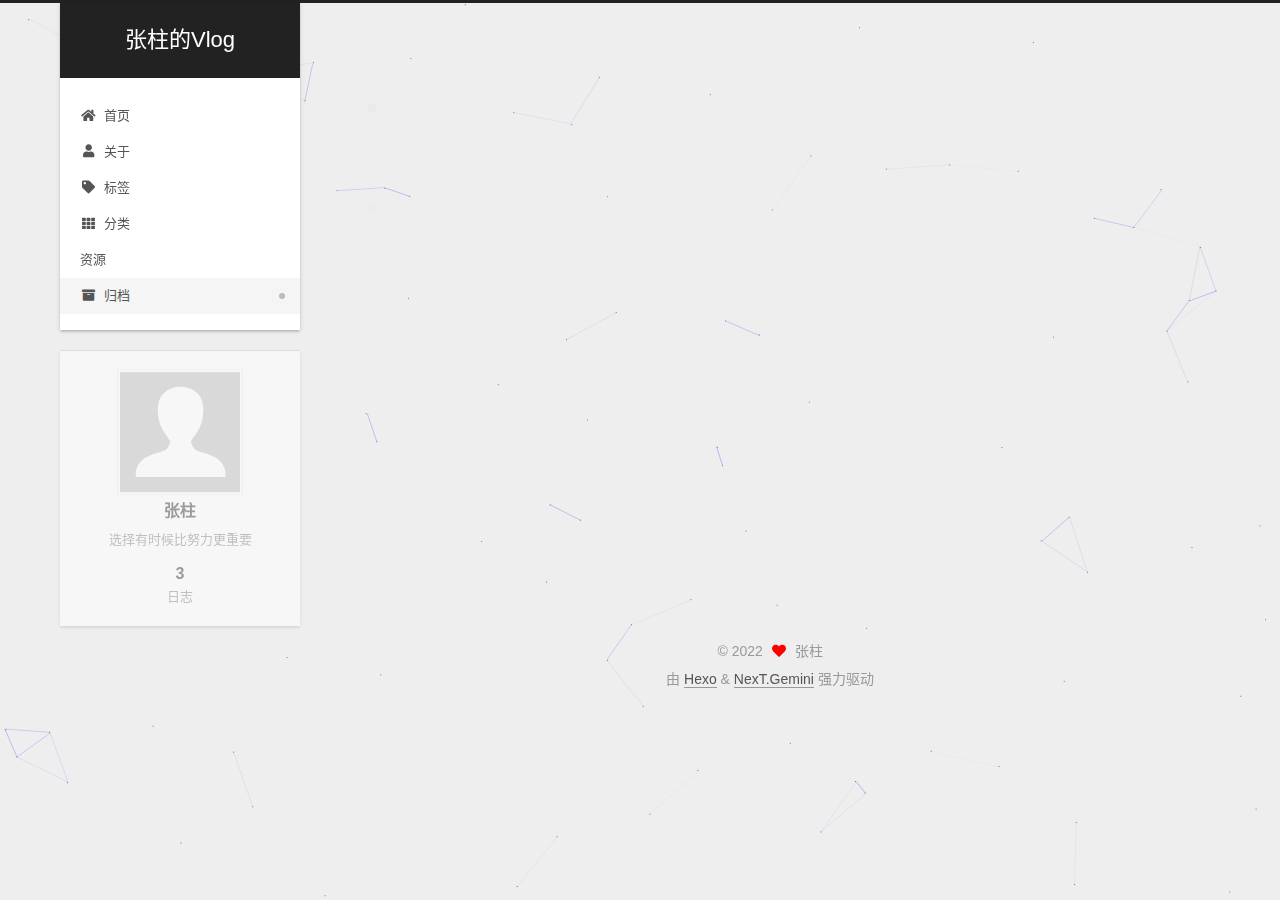
<file: archives/index.html>
<!DOCTYPE html>
<html lang="zh-CN">
<head>
  <meta charset="UTF-8">
<meta name="viewport" content="width=device-width, initial-scale=1, maximum-scale=2">
<meta name="theme-color" content="#222">
<meta name="generator" content="Hexo 6.3.0">
  <link rel="apple-touch-icon" sizes="180x180" href="/images/apple-touch-icon-next.png">
  <link rel="icon" type="image/png" sizes="32x32" href="/images/favicon-32x32-next.png">
  <link rel="icon" type="image/png" sizes="16x16" href="/images/favicon-16x16-next.png">
  <link rel="mask-icon" href="/images/logo.svg" color="#222">

<link rel="stylesheet" href="/css/main.css">


<link rel="stylesheet" href="/lib/font-awesome/css/all.min.css">

<script id="hexo-configurations">
    var NexT = window.NexT || {};
    var CONFIG = {"hostname":"example.com","root":"/","scheme":"Gemini","version":"7.8.0","exturl":false,"sidebar":{"position":"left","display":"post","padding":18,"offset":12,"onmobile":false},"copycode":{"enable":false,"show_result":false,"style":null},"back2top":{"enable":true,"sidebar":false,"scrollpercent":false},"bookmark":{"enable":false,"color":"#222","save":"auto"},"fancybox":false,"mediumzoom":false,"lazyload":false,"pangu":false,"comments":{"style":"tabs","active":null,"storage":true,"lazyload":false,"nav":null},"algolia":{"hits":{"per_page":10},"labels":{"input_placeholder":"Search for Posts","hits_empty":"We didn't find any results for the search: ${query}","hits_stats":"${hits} results found in ${time} ms"}},"localsearch":{"enable":false,"trigger":"auto","top_n_per_article":1,"unescape":false,"preload":false},"motion":{"enable":true,"async":false,"transition":{"post_block":"fadeIn","post_header":"slideDownIn","post_body":"slideDownIn","coll_header":"slideLeftIn","sidebar":"slideUpIn"}}};
  </script>

  <meta name="description" content="选择有时候比努力更重要">
<meta property="og:type" content="website">
<meta property="og:title" content="张柱的Vlog">
<meta property="og:url" content="http://example.com/archives/index.html">
<meta property="og:site_name" content="张柱的Vlog">
<meta property="og:description" content="选择有时候比努力更重要">
<meta property="og:locale" content="zh_CN">
<meta property="article:author" content="张柱">
<meta name="twitter:card" content="summary">

<link rel="canonical" href="http://example.com/archives/">


<script id="page-configurations">
  // https://hexo.io/docs/variables.html
  CONFIG.page = {
    sidebar: "",
    isHome : false,
    isPost : false,
    lang   : 'zh-CN'
  };
</script>

  <title>归档 | 张柱的Vlog</title>
  






  <noscript>
  <style>
  .use-motion .brand,
  .use-motion .menu-item,
  .sidebar-inner,
  .use-motion .post-block,
  .use-motion .pagination,
  .use-motion .comments,
  .use-motion .post-header,
  .use-motion .post-body,
  .use-motion .collection-header { opacity: initial; }

  .use-motion .site-title,
  .use-motion .site-subtitle {
    opacity: initial;
    top: initial;
  }

  .use-motion .logo-line-before i { left: initial; }
  .use-motion .logo-line-after i { right: initial; }
  </style>
</noscript>

</head>

<body itemscope itemtype="http://schema.org/WebPage">
  <div class="container use-motion">
    <div class="headband"></div>

    <header class="header" itemscope itemtype="http://schema.org/WPHeader">
      <div class="header-inner"><div class="site-brand-container">
  <div class="site-nav-toggle">
    <div class="toggle" aria-label="切换导航栏">
      <span class="toggle-line toggle-line-first"></span>
      <span class="toggle-line toggle-line-middle"></span>
      <span class="toggle-line toggle-line-last"></span>
    </div>
  </div>

  <div class="site-meta">

    <a href="/" class="brand" rel="start">
      <span class="logo-line-before"><i></i></span>
      <h1 class="site-title">张柱的Vlog</h1>
      <span class="logo-line-after"><i></i></span>
    </a>
  </div>

  <div class="site-nav-right">
    <div class="toggle popup-trigger">
    </div>
  </div>
</div>




<nav class="site-nav">
  <ul id="menu" class="main-menu menu">
        <li class="menu-item menu-item-home">

    <a href="/" rel="section"><i class="fa fa-home fa-fw"></i>首页</a>

  </li>
        <li class="menu-item menu-item-about">

    <a href="/about/" rel="section"><i class="fa fa-user fa-fw"></i>关于</a>

  </li>
        <li class="menu-item menu-item-tags">

    <a href="/tags/" rel="section"><i class="fa fa-tag fa-fw"></i>标签</a>

  </li>
        <li class="menu-item menu-item-categories">

    <a href="/categories/" rel="section"><i class="fa fa-th fa-fw"></i>分类</a>

  </li>
        <li class="menu-item menu-item-resources">

    <a href="/resources" rel="section"><i class="download fa-fw"></i>资源</a>

  </li>
        <li class="menu-item menu-item-archives">

    <a href="/archives/" rel="section"><i class="fa fa-archive fa-fw"></i>归档</a>

  </li>
  </ul>
</nav>




</div>
    </header>

    
  <div class="back-to-top">
    <i class="fa fa-arrow-up"></i>
    <span>0%</span>
  </div>


    <main class="main">
      <div class="main-inner">
        <div class="content-wrap">
          

          <div class="content archive">
            

  
  
  
  <div class="post-block">
    <div class="posts-collapse">
      <div class="collection-title">
        <span class="collection-header">嗯..! 目前共计 3 篇日志。 继续努力。</span>
      </div>

      
    <div class="collection-year">
      <span class="collection-header">2022</span>
    </div>

  <article itemscope itemtype="http://schema.org/Article">
    <header class="post-header">

      <div class="post-meta">
        <time itemprop="dateCreated"
              datetime="2022-11-15T14:54:32+08:00"
              content="2022-11-15">
          11-15
        </time>
      </div>

      <div class="post-title">
          <a class="post-title-link" href="/2022/11/15/webpack%E6%8F%92%E4%BB%B6%E5%BC%80%E5%8F%91/" itemprop="url">
            <span itemprop="name">webpack插件开发</span>
          </a>
      </div>

    </header>
  </article>

  <article itemscope itemtype="http://schema.org/Article">
    <header class="post-header">

      <div class="post-meta">
        <time itemprop="dateCreated"
              datetime="2022-11-14T17:06:46+08:00"
              content="2022-11-14">
          11-14
        </time>
      </div>

      <div class="post-title">
          <a class="post-title-link" href="/2022/11/14/My-New-Post/" itemprop="url">
            <span itemprop="name">My New Post</span>
          </a>
      </div>

    </header>
  </article>

  <article itemscope itemtype="http://schema.org/Article">
    <header class="post-header">

      <div class="post-meta">
        <time itemprop="dateCreated"
              datetime="2022-11-14T16:16:15+08:00"
              content="2022-11-14">
          11-14
        </time>
      </div>

      <div class="post-title">
          <a class="post-title-link" href="/2022/11/14/hello-world/" itemprop="url">
            <span itemprop="name">Hello World</span>
          </a>
      </div>

    </header>
  </article>


    </div>
  </div>
  
  
  

  



          </div>
          

<script>
  window.addEventListener('tabs:register', () => {
    let { activeClass } = CONFIG.comments;
    if (CONFIG.comments.storage) {
      activeClass = localStorage.getItem('comments_active') || activeClass;
    }
    if (activeClass) {
      let activeTab = document.querySelector(`a[href="#comment-${activeClass}"]`);
      if (activeTab) {
        activeTab.click();
      }
    }
  });
  if (CONFIG.comments.storage) {
    window.addEventListener('tabs:click', event => {
      if (!event.target.matches('.tabs-comment .tab-content .tab-pane')) return;
      let commentClass = event.target.classList[1];
      localStorage.setItem('comments_active', commentClass);
    });
  }
</script>

        </div>
          
  
  <div class="toggle sidebar-toggle">
    <span class="toggle-line toggle-line-first"></span>
    <span class="toggle-line toggle-line-middle"></span>
    <span class="toggle-line toggle-line-last"></span>
  </div>

  <aside class="sidebar">
    <div class="sidebar-inner">

      <ul class="sidebar-nav motion-element">
        <li class="sidebar-nav-toc">
          文章目录
        </li>
        <li class="sidebar-nav-overview">
          站点概览
        </li>
      </ul>

      <!--noindex-->
      <div class="post-toc-wrap sidebar-panel">
      </div>
      <!--/noindex-->

      <div class="site-overview-wrap sidebar-panel">
        <div class="site-author motion-element" itemprop="author" itemscope itemtype="http://schema.org/Person">
    <img class="site-author-image" itemprop="image" alt="张柱"
      src="/images/avatar.gif">
  <p class="site-author-name" itemprop="name">张柱</p>
  <div class="site-description" itemprop="description">选择有时候比努力更重要</div>
</div>
<div class="site-state-wrap motion-element">
  <nav class="site-state">
      <div class="site-state-item site-state-posts">
          <a href="/archives/">
        
          <span class="site-state-item-count">3</span>
          <span class="site-state-item-name">日志</span>
        </a>
      </div>
  </nav>
</div>



      </div>

    </div>
  </aside>
  <div id="sidebar-dimmer"></div>


      </div>
    </main>

    <footer class="footer">
      <div class="footer-inner">
        

        

<div class="copyright">
  
  &copy; 
  <span itemprop="copyrightYear">2022</span>
  <span class="with-love">
    <i class="fa fa-heart"></i>
  </span>
  <span class="author" itemprop="copyrightHolder">张柱</span>
</div>
  <div class="powered-by">由 <a href="https://hexo.io/" class="theme-link" rel="noopener" target="_blank">Hexo</a> & <a href="https://theme-next.org/" class="theme-link" rel="noopener" target="_blank">NexT.Gemini</a> 强力驱动
  </div>

        








      </div>
    </footer>
  </div>

  
  
  <script color='0,0,255' opacity='0.5' zIndex='-1' count='99' src="/lib/canvas-nest/canvas-nest.min.js"></script>
  <script src="/lib/anime.min.js"></script>
  <script src="/lib/velocity/velocity.min.js"></script>
  <script src="/lib/velocity/velocity.ui.min.js"></script>

<script src="/js/utils.js"></script>

<script src="/js/motion.js"></script>


<script src="/js/schemes/pisces.js"></script>


<script src="/js/next-boot.js"></script>




  















  

  

</body>
</html>
</file>
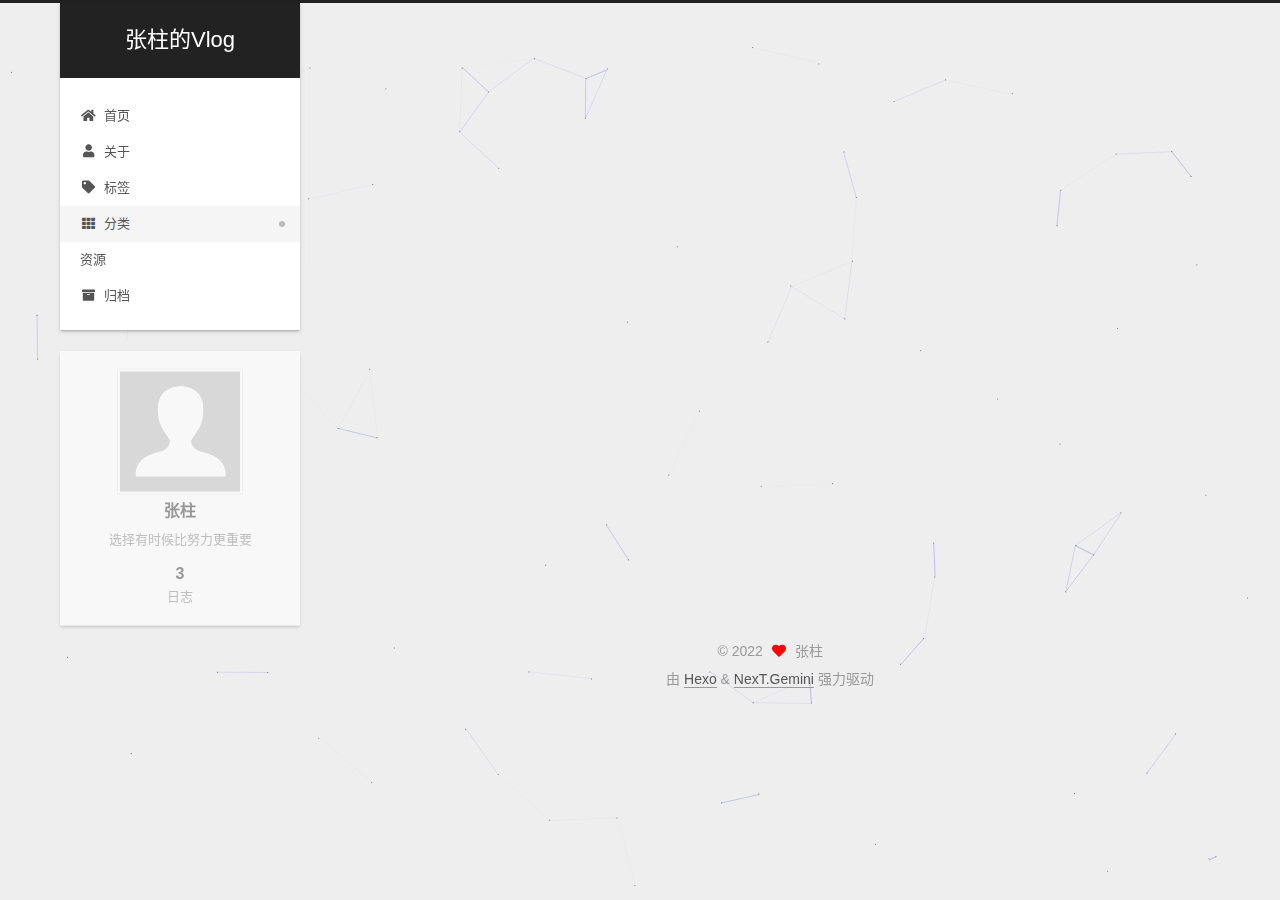
<file: categories/index.html>
<!DOCTYPE html>
<html lang="zh-CN">
<head>
  <meta charset="UTF-8">
<meta name="viewport" content="width=device-width, initial-scale=1, maximum-scale=2">
<meta name="theme-color" content="#222">
<meta name="generator" content="Hexo 6.3.0">
  <link rel="apple-touch-icon" sizes="180x180" href="/images/apple-touch-icon-next.png">
  <link rel="icon" type="image/png" sizes="32x32" href="/images/favicon-32x32-next.png">
  <link rel="icon" type="image/png" sizes="16x16" href="/images/favicon-16x16-next.png">
  <link rel="mask-icon" href="/images/logo.svg" color="#222">

<link rel="stylesheet" href="/css/main.css">


<link rel="stylesheet" href="/lib/font-awesome/css/all.min.css">

<script id="hexo-configurations">
    var NexT = window.NexT || {};
    var CONFIG = {"hostname":"example.com","root":"/","scheme":"Gemini","version":"7.8.0","exturl":false,"sidebar":{"position":"left","display":"post","padding":18,"offset":12,"onmobile":false},"copycode":{"enable":false,"show_result":false,"style":null},"back2top":{"enable":true,"sidebar":false,"scrollpercent":false},"bookmark":{"enable":false,"color":"#222","save":"auto"},"fancybox":false,"mediumzoom":false,"lazyload":false,"pangu":false,"comments":{"style":"tabs","active":null,"storage":true,"lazyload":false,"nav":null},"algolia":{"hits":{"per_page":10},"labels":{"input_placeholder":"Search for Posts","hits_empty":"We didn't find any results for the search: ${query}","hits_stats":"${hits} results found in ${time} ms"}},"localsearch":{"enable":false,"trigger":"auto","top_n_per_article":1,"unescape":false,"preload":false},"motion":{"enable":true,"async":false,"transition":{"post_block":"fadeIn","post_header":"slideDownIn","post_body":"slideDownIn","coll_header":"slideLeftIn","sidebar":"slideUpIn"}}};
  </script>

  <meta name="description" content="选择有时候比努力更重要">
<meta property="og:type" content="website">
<meta property="og:title" content="categories">
<meta property="og:url" content="http://example.com/categories/index.html">
<meta property="og:site_name" content="张柱的Vlog">
<meta property="og:description" content="选择有时候比努力更重要">
<meta property="og:locale" content="zh_CN">
<meta property="article:published_time" content="2022-11-14T09:49:24.000Z">
<meta property="article:modified_time" content="2022-11-14T09:51:00.474Z">
<meta property="article:author" content="张柱">
<meta name="twitter:card" content="summary">

<link rel="canonical" href="http://example.com/categories/">


<script id="page-configurations">
  // https://hexo.io/docs/variables.html
  CONFIG.page = {
    sidebar: "",
    isHome : false,
    isPost : false,
    lang   : 'zh-CN'
  };
</script>

  <title>categories | 张柱的Vlog
</title>
  






  <noscript>
  <style>
  .use-motion .brand,
  .use-motion .menu-item,
  .sidebar-inner,
  .use-motion .post-block,
  .use-motion .pagination,
  .use-motion .comments,
  .use-motion .post-header,
  .use-motion .post-body,
  .use-motion .collection-header { opacity: initial; }

  .use-motion .site-title,
  .use-motion .site-subtitle {
    opacity: initial;
    top: initial;
  }

  .use-motion .logo-line-before i { left: initial; }
  .use-motion .logo-line-after i { right: initial; }
  </style>
</noscript>

</head>

<body itemscope itemtype="http://schema.org/WebPage">
  <div class="container use-motion">
    <div class="headband"></div>

    <header class="header" itemscope itemtype="http://schema.org/WPHeader">
      <div class="header-inner"><div class="site-brand-container">
  <div class="site-nav-toggle">
    <div class="toggle" aria-label="切换导航栏">
      <span class="toggle-line toggle-line-first"></span>
      <span class="toggle-line toggle-line-middle"></span>
      <span class="toggle-line toggle-line-last"></span>
    </div>
  </div>

  <div class="site-meta">

    <a href="/" class="brand" rel="start">
      <span class="logo-line-before"><i></i></span>
      <h1 class="site-title">张柱的Vlog</h1>
      <span class="logo-line-after"><i></i></span>
    </a>
  </div>

  <div class="site-nav-right">
    <div class="toggle popup-trigger">
    </div>
  </div>
</div>




<nav class="site-nav">
  <ul id="menu" class="main-menu menu">
        <li class="menu-item menu-item-home">

    <a href="/" rel="section"><i class="fa fa-home fa-fw"></i>首页</a>

  </li>
        <li class="menu-item menu-item-about">

    <a href="/about/" rel="section"><i class="fa fa-user fa-fw"></i>关于</a>

  </li>
        <li class="menu-item menu-item-tags">

    <a href="/tags/" rel="section"><i class="fa fa-tag fa-fw"></i>标签</a>

  </li>
        <li class="menu-item menu-item-categories">

    <a href="/categories/" rel="section"><i class="fa fa-th fa-fw"></i>分类</a>

  </li>
        <li class="menu-item menu-item-resources">

    <a href="/resources" rel="section"><i class="download fa-fw"></i>资源</a>

  </li>
        <li class="menu-item menu-item-archives">

    <a href="/archives/" rel="section"><i class="fa fa-archive fa-fw"></i>归档</a>

  </li>
  </ul>
</nav>




</div>
    </header>

    
  <div class="back-to-top">
    <i class="fa fa-arrow-up"></i>
    <span>0%</span>
  </div>


    <main class="main">
      <div class="main-inner">
        <div class="content-wrap">
          
  
  

          <div class="content page posts-expand">
            

    
    
    
    <div class="post-block" lang="zh-CN">
      <header class="post-header">

<h1 class="post-title" itemprop="name headline">categories
</h1>

<div class="post-meta">
  

</div>

</header>

      
      
      
      <div class="post-body">
          <div class="category-all-page">
            <div class="category-all-title">
              暂无分类
            </div>
            <div class="category-all">
              
            </div>
          </div>
        
      </div>
      
      
      
    </div>
    

    
    
    


          </div>
          

<script>
  window.addEventListener('tabs:register', () => {
    let { activeClass } = CONFIG.comments;
    if (CONFIG.comments.storage) {
      activeClass = localStorage.getItem('comments_active') || activeClass;
    }
    if (activeClass) {
      let activeTab = document.querySelector(`a[href="#comment-${activeClass}"]`);
      if (activeTab) {
        activeTab.click();
      }
    }
  });
  if (CONFIG.comments.storage) {
    window.addEventListener('tabs:click', event => {
      if (!event.target.matches('.tabs-comment .tab-content .tab-pane')) return;
      let commentClass = event.target.classList[1];
      localStorage.setItem('comments_active', commentClass);
    });
  }
</script>

        </div>
          
  
  <div class="toggle sidebar-toggle">
    <span class="toggle-line toggle-line-first"></span>
    <span class="toggle-line toggle-line-middle"></span>
    <span class="toggle-line toggle-line-last"></span>
  </div>

  <aside class="sidebar">
    <div class="sidebar-inner">

      <ul class="sidebar-nav motion-element">
        <li class="sidebar-nav-toc">
          文章目录
        </li>
        <li class="sidebar-nav-overview">
          站点概览
        </li>
      </ul>

      <!--noindex-->
      <div class="post-toc-wrap sidebar-panel">
      </div>
      <!--/noindex-->

      <div class="site-overview-wrap sidebar-panel">
        <div class="site-author motion-element" itemprop="author" itemscope itemtype="http://schema.org/Person">
    <img class="site-author-image" itemprop="image" alt="张柱"
      src="/images/avatar.gif">
  <p class="site-author-name" itemprop="name">张柱</p>
  <div class="site-description" itemprop="description">选择有时候比努力更重要</div>
</div>
<div class="site-state-wrap motion-element">
  <nav class="site-state">
      <div class="site-state-item site-state-posts">
          <a href="/archives/">
        
          <span class="site-state-item-count">3</span>
          <span class="site-state-item-name">日志</span>
        </a>
      </div>
  </nav>
</div>



      </div>

    </div>
  </aside>
  <div id="sidebar-dimmer"></div>


      </div>
    </main>

    <footer class="footer">
      <div class="footer-inner">
        

        

<div class="copyright">
  
  &copy; 
  <span itemprop="copyrightYear">2022</span>
  <span class="with-love">
    <i class="fa fa-heart"></i>
  </span>
  <span class="author" itemprop="copyrightHolder">张柱</span>
</div>
  <div class="powered-by">由 <a href="https://hexo.io/" class="theme-link" rel="noopener" target="_blank">Hexo</a> & <a href="https://theme-next.org/" class="theme-link" rel="noopener" target="_blank">NexT.Gemini</a> 强力驱动
  </div>

        








      </div>
    </footer>
  </div>

  
  
  <script color='0,0,255' opacity='0.5' zIndex='-1' count='99' src="/lib/canvas-nest/canvas-nest.min.js"></script>
  <script src="/lib/anime.min.js"></script>
  <script src="/lib/velocity/velocity.min.js"></script>
  <script src="/lib/velocity/velocity.ui.min.js"></script>

<script src="/js/utils.js"></script>

<script src="/js/motion.js"></script>


<script src="/js/schemes/pisces.js"></script>


<script src="/js/next-boot.js"></script>




  















  

  

</body>
</html>
</file>
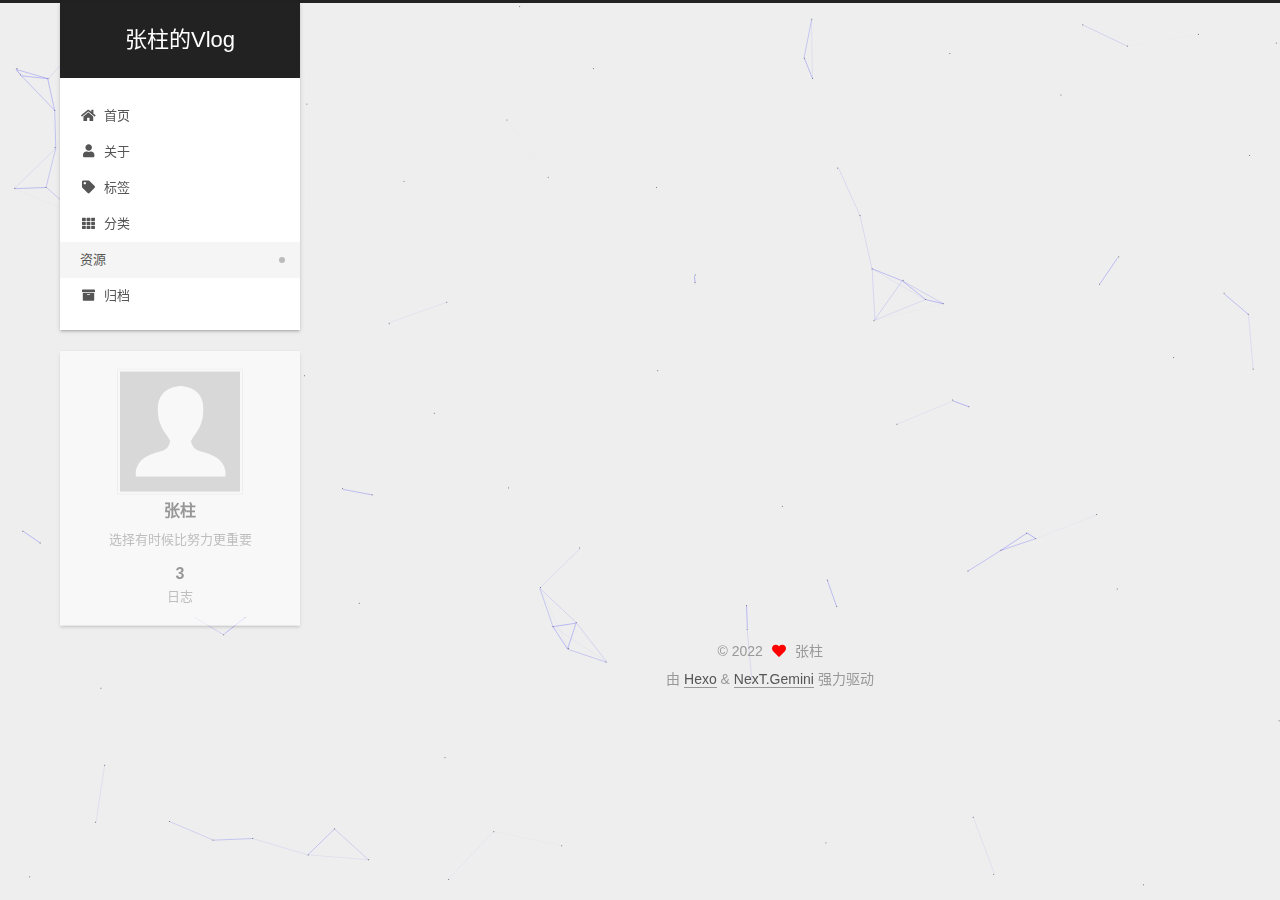
<file: resources/index.html>
<!DOCTYPE html>
<html lang="zh-CN">
<head>
  <meta charset="UTF-8">
<meta name="viewport" content="width=device-width, initial-scale=1, maximum-scale=2">
<meta name="theme-color" content="#222">
<meta name="generator" content="Hexo 6.3.0">
  <link rel="apple-touch-icon" sizes="180x180" href="/images/apple-touch-icon-next.png">
  <link rel="icon" type="image/png" sizes="32x32" href="/images/favicon-32x32-next.png">
  <link rel="icon" type="image/png" sizes="16x16" href="/images/favicon-16x16-next.png">
  <link rel="mask-icon" href="/images/logo.svg" color="#222">

<link rel="stylesheet" href="/css/main.css">


<link rel="stylesheet" href="/lib/font-awesome/css/all.min.css">

<script id="hexo-configurations">
    var NexT = window.NexT || {};
    var CONFIG = {"hostname":"example.com","root":"/","scheme":"Gemini","version":"7.8.0","exturl":false,"sidebar":{"position":"left","display":"post","padding":18,"offset":12,"onmobile":false},"copycode":{"enable":false,"show_result":false,"style":null},"back2top":{"enable":true,"sidebar":false,"scrollpercent":false},"bookmark":{"enable":false,"color":"#222","save":"auto"},"fancybox":false,"mediumzoom":false,"lazyload":false,"pangu":false,"comments":{"style":"tabs","active":null,"storage":true,"lazyload":false,"nav":null},"algolia":{"hits":{"per_page":10},"labels":{"input_placeholder":"Search for Posts","hits_empty":"We didn't find any results for the search: ${query}","hits_stats":"${hits} results found in ${time} ms"}},"localsearch":{"enable":false,"trigger":"auto","top_n_per_article":1,"unescape":false,"preload":false},"motion":{"enable":true,"async":false,"transition":{"post_block":"fadeIn","post_header":"slideDownIn","post_body":"slideDownIn","coll_header":"slideLeftIn","sidebar":"slideUpIn"}}};
  </script>

  <meta name="description" content="选择有时候比努力更重要">
<meta property="og:type" content="website">
<meta property="og:title" content="resources">
<meta property="og:url" content="http://example.com/resources/index.html">
<meta property="og:site_name" content="张柱的Vlog">
<meta property="og:description" content="选择有时候比努力更重要">
<meta property="og:locale" content="zh_CN">
<meta property="article:published_time" content="2022-11-14T09:49:49.000Z">
<meta property="article:modified_time" content="2022-11-14T09:52:05.643Z">
<meta property="article:author" content="张柱">
<meta name="twitter:card" content="summary">

<link rel="canonical" href="http://example.com/resources/">


<script id="page-configurations">
  // https://hexo.io/docs/variables.html
  CONFIG.page = {
    sidebar: "",
    isHome : false,
    isPost : false,
    lang   : 'zh-CN'
  };
</script>

  <title>resources | 张柱的Vlog
</title>
  






  <noscript>
  <style>
  .use-motion .brand,
  .use-motion .menu-item,
  .sidebar-inner,
  .use-motion .post-block,
  .use-motion .pagination,
  .use-motion .comments,
  .use-motion .post-header,
  .use-motion .post-body,
  .use-motion .collection-header { opacity: initial; }

  .use-motion .site-title,
  .use-motion .site-subtitle {
    opacity: initial;
    top: initial;
  }

  .use-motion .logo-line-before i { left: initial; }
  .use-motion .logo-line-after i { right: initial; }
  </style>
</noscript>

</head>

<body itemscope itemtype="http://schema.org/WebPage">
  <div class="container use-motion">
    <div class="headband"></div>

    <header class="header" itemscope itemtype="http://schema.org/WPHeader">
      <div class="header-inner"><div class="site-brand-container">
  <div class="site-nav-toggle">
    <div class="toggle" aria-label="切换导航栏">
      <span class="toggle-line toggle-line-first"></span>
      <span class="toggle-line toggle-line-middle"></span>
      <span class="toggle-line toggle-line-last"></span>
    </div>
  </div>

  <div class="site-meta">

    <a href="/" class="brand" rel="start">
      <span class="logo-line-before"><i></i></span>
      <h1 class="site-title">张柱的Vlog</h1>
      <span class="logo-line-after"><i></i></span>
    </a>
  </div>

  <div class="site-nav-right">
    <div class="toggle popup-trigger">
    </div>
  </div>
</div>




<nav class="site-nav">
  <ul id="menu" class="main-menu menu">
        <li class="menu-item menu-item-home">

    <a href="/" rel="section"><i class="fa fa-home fa-fw"></i>首页</a>

  </li>
        <li class="menu-item menu-item-about">

    <a href="/about/" rel="section"><i class="fa fa-user fa-fw"></i>关于</a>

  </li>
        <li class="menu-item menu-item-tags">

    <a href="/tags/" rel="section"><i class="fa fa-tag fa-fw"></i>标签</a>

  </li>
        <li class="menu-item menu-item-categories">

    <a href="/categories/" rel="section"><i class="fa fa-th fa-fw"></i>分类</a>

  </li>
        <li class="menu-item menu-item-resources">

    <a href="/resources" rel="section"><i class="download fa-fw"></i>资源</a>

  </li>
        <li class="menu-item menu-item-archives">

    <a href="/archives/" rel="section"><i class="fa fa-archive fa-fw"></i>归档</a>

  </li>
  </ul>
</nav>




</div>
    </header>

    
  <div class="back-to-top">
    <i class="fa fa-arrow-up"></i>
    <span>0%</span>
  </div>


    <main class="main">
      <div class="main-inner">
        <div class="content-wrap">
          
  
  

          <div class="content page posts-expand">
            

    
    
    
    <div class="post-block" lang="zh-CN">
      <header class="post-header">

<h1 class="post-title" itemprop="name headline">resources
</h1>

<div class="post-meta">
  

</div>

</header>

      
      
      
      <div class="post-body">
          
      </div>
      
      
      
    </div>
    

    
    
    


          </div>
          

<script>
  window.addEventListener('tabs:register', () => {
    let { activeClass } = CONFIG.comments;
    if (CONFIG.comments.storage) {
      activeClass = localStorage.getItem('comments_active') || activeClass;
    }
    if (activeClass) {
      let activeTab = document.querySelector(`a[href="#comment-${activeClass}"]`);
      if (activeTab) {
        activeTab.click();
      }
    }
  });
  if (CONFIG.comments.storage) {
    window.addEventListener('tabs:click', event => {
      if (!event.target.matches('.tabs-comment .tab-content .tab-pane')) return;
      let commentClass = event.target.classList[1];
      localStorage.setItem('comments_active', commentClass);
    });
  }
</script>

        </div>
          
  
  <div class="toggle sidebar-toggle">
    <span class="toggle-line toggle-line-first"></span>
    <span class="toggle-line toggle-line-middle"></span>
    <span class="toggle-line toggle-line-last"></span>
  </div>

  <aside class="sidebar">
    <div class="sidebar-inner">

      <ul class="sidebar-nav motion-element">
        <li class="sidebar-nav-toc">
          文章目录
        </li>
        <li class="sidebar-nav-overview">
          站点概览
        </li>
      </ul>

      <!--noindex-->
      <div class="post-toc-wrap sidebar-panel">
      </div>
      <!--/noindex-->

      <div class="site-overview-wrap sidebar-panel">
        <div class="site-author motion-element" itemprop="author" itemscope itemtype="http://schema.org/Person">
    <img class="site-author-image" itemprop="image" alt="张柱"
      src="/images/avatar.gif">
  <p class="site-author-name" itemprop="name">张柱</p>
  <div class="site-description" itemprop="description">选择有时候比努力更重要</div>
</div>
<div class="site-state-wrap motion-element">
  <nav class="site-state">
      <div class="site-state-item site-state-posts">
          <a href="/archives/">
        
          <span class="site-state-item-count">3</span>
          <span class="site-state-item-name">日志</span>
        </a>
      </div>
  </nav>
</div>



      </div>

    </div>
  </aside>
  <div id="sidebar-dimmer"></div>


      </div>
    </main>

    <footer class="footer">
      <div class="footer-inner">
        

        

<div class="copyright">
  
  &copy; 
  <span itemprop="copyrightYear">2022</span>
  <span class="with-love">
    <i class="fa fa-heart"></i>
  </span>
  <span class="author" itemprop="copyrightHolder">张柱</span>
</div>
  <div class="powered-by">由 <a href="https://hexo.io/" class="theme-link" rel="noopener" target="_blank">Hexo</a> & <a href="https://theme-next.org/" class="theme-link" rel="noopener" target="_blank">NexT.Gemini</a> 强力驱动
  </div>

        








      </div>
    </footer>
  </div>

  
  
  <script color='0,0,255' opacity='0.5' zIndex='-1' count='99' src="/lib/canvas-nest/canvas-nest.min.js"></script>
  <script src="/lib/anime.min.js"></script>
  <script src="/lib/velocity/velocity.min.js"></script>
  <script src="/lib/velocity/velocity.ui.min.js"></script>

<script src="/js/utils.js"></script>

<script src="/js/motion.js"></script>


<script src="/js/schemes/pisces.js"></script>


<script src="/js/next-boot.js"></script>




  















  

  

</body>
</html>
</file>
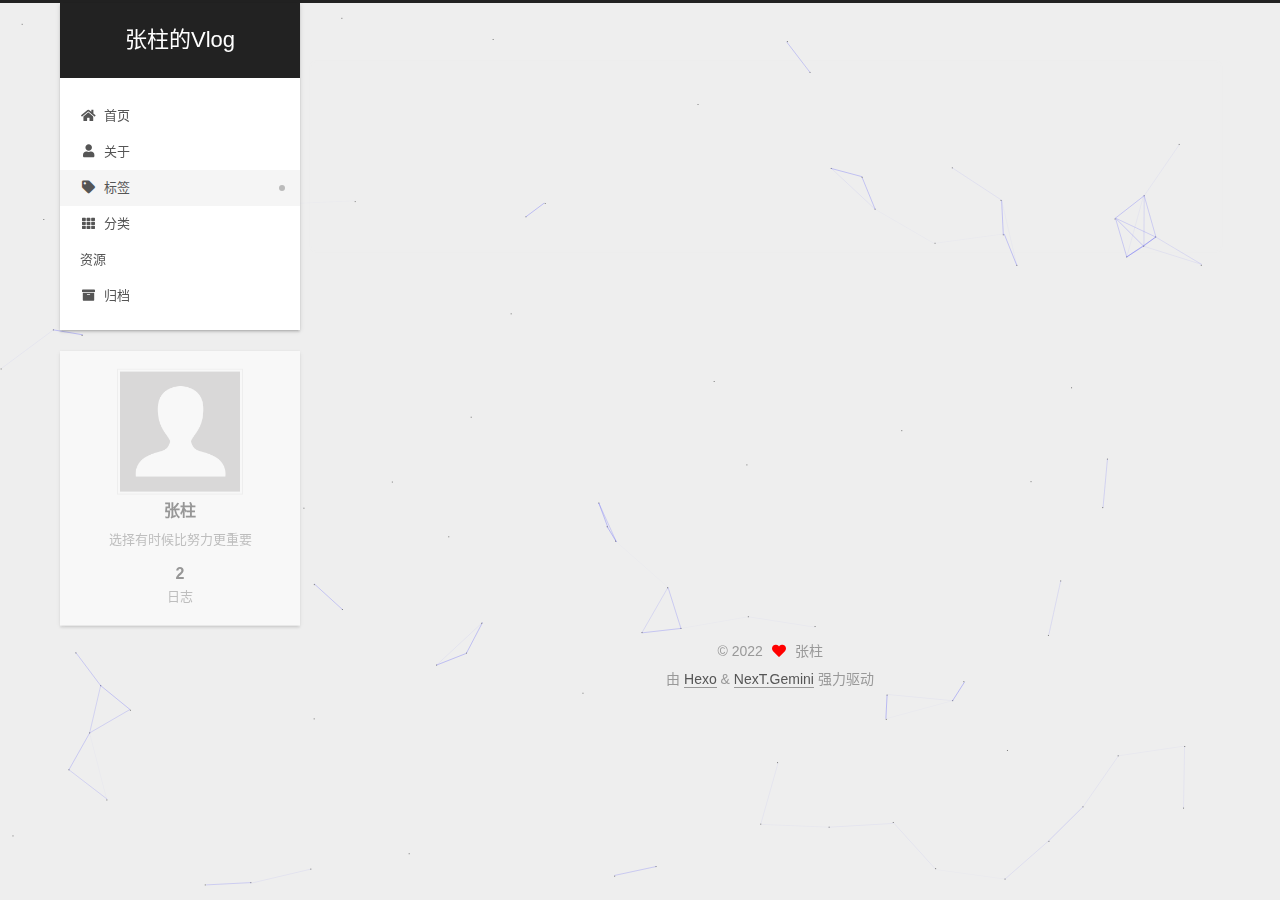
<file: tags/index.html>
<!DOCTYPE html>
<html lang="zh-CN">
<head>
  <meta charset="UTF-8">
<meta name="viewport" content="width=device-width, initial-scale=1, maximum-scale=2">
<meta name="theme-color" content="#222">
<meta name="generator" content="Hexo 6.3.0">
  <link rel="apple-touch-icon" sizes="180x180" href="/images/apple-touch-icon-next.png">
  <link rel="icon" type="image/png" sizes="32x32" href="/images/favicon-32x32-next.png">
  <link rel="icon" type="image/png" sizes="16x16" href="/images/favicon-16x16-next.png">
  <link rel="mask-icon" href="/images/logo.svg" color="#222">

<link rel="stylesheet" href="/css/main.css">


<link rel="stylesheet" href="/lib/font-awesome/css/all.min.css">

<script id="hexo-configurations">
    var NexT = window.NexT || {};
    var CONFIG = {"hostname":"example.com","root":"/","scheme":"Gemini","version":"7.8.0","exturl":false,"sidebar":{"position":"left","display":"post","padding":18,"offset":12,"onmobile":false},"copycode":{"enable":false,"show_result":false,"style":null},"back2top":{"enable":true,"sidebar":false,"scrollpercent":false},"bookmark":{"enable":false,"color":"#222","save":"auto"},"fancybox":false,"mediumzoom":false,"lazyload":false,"pangu":false,"comments":{"style":"tabs","active":null,"storage":true,"lazyload":false,"nav":null},"algolia":{"hits":{"per_page":10},"labels":{"input_placeholder":"Search for Posts","hits_empty":"We didn't find any results for the search: ${query}","hits_stats":"${hits} results found in ${time} ms"}},"localsearch":{"enable":false,"trigger":"auto","top_n_per_article":1,"unescape":false,"preload":false},"motion":{"enable":true,"async":false,"transition":{"post_block":"fadeIn","post_header":"slideDownIn","post_body":"slideDownIn","coll_header":"slideLeftIn","sidebar":"slideUpIn"}}};
  </script>

  <meta name="description" content="选择有时候比努力更重要">
<meta property="og:type" content="website">
<meta property="og:title" content="tags">
<meta property="og:url" content="http://example.com/tags/index.html">
<meta property="og:site_name" content="张柱的Vlog">
<meta property="og:description" content="选择有时候比努力更重要">
<meta property="og:locale" content="zh_CN">
<meta property="article:published_time" content="2022-11-14T09:49:33.000Z">
<meta property="article:modified_time" content="2022-11-14T09:51:21.554Z">
<meta property="article:author" content="张柱">
<meta name="twitter:card" content="summary">

<link rel="canonical" href="http://example.com/tags/">


<script id="page-configurations">
  // https://hexo.io/docs/variables.html
  CONFIG.page = {
    sidebar: "",
    isHome : false,
    isPost : false,
    lang   : 'zh-CN'
  };
</script>

  <title>tags | 张柱的Vlog
</title>
  






  <noscript>
  <style>
  .use-motion .brand,
  .use-motion .menu-item,
  .sidebar-inner,
  .use-motion .post-block,
  .use-motion .pagination,
  .use-motion .comments,
  .use-motion .post-header,
  .use-motion .post-body,
  .use-motion .collection-header { opacity: initial; }

  .use-motion .site-title,
  .use-motion .site-subtitle {
    opacity: initial;
    top: initial;
  }

  .use-motion .logo-line-before i { left: initial; }
  .use-motion .logo-line-after i { right: initial; }
  </style>
</noscript>

</head>

<body itemscope itemtype="http://schema.org/WebPage">
  <div class="container use-motion">
    <div class="headband"></div>

    <header class="header" itemscope itemtype="http://schema.org/WPHeader">
      <div class="header-inner"><div class="site-brand-container">
  <div class="site-nav-toggle">
    <div class="toggle" aria-label="切换导航栏">
      <span class="toggle-line toggle-line-first"></span>
      <span class="toggle-line toggle-line-middle"></span>
      <span class="toggle-line toggle-line-last"></span>
    </div>
  </div>

  <div class="site-meta">

    <a href="/" class="brand" rel="start">
      <span class="logo-line-before"><i></i></span>
      <h1 class="site-title">张柱的Vlog</h1>
      <span class="logo-line-after"><i></i></span>
    </a>
  </div>

  <div class="site-nav-right">
    <div class="toggle popup-trigger">
    </div>
  </div>
</div>




<nav class="site-nav">
  <ul id="menu" class="main-menu menu">
        <li class="menu-item menu-item-home">

    <a href="/" rel="section"><i class="fa fa-home fa-fw"></i>首页</a>

  </li>
        <li class="menu-item menu-item-about">

    <a href="/about/" rel="section"><i class="fa fa-user fa-fw"></i>关于</a>

  </li>
        <li class="menu-item menu-item-tags">

    <a href="/tags/" rel="section"><i class="fa fa-tag fa-fw"></i>标签</a>

  </li>
        <li class="menu-item menu-item-categories">

    <a href="/categories/" rel="section"><i class="fa fa-th fa-fw"></i>分类</a>

  </li>
        <li class="menu-item menu-item-resources">

    <a href="/resources" rel="section"><i class="download fa-fw"></i>资源</a>

  </li>
        <li class="menu-item menu-item-archives">

    <a href="/archives/" rel="section"><i class="fa fa-archive fa-fw"></i>归档</a>

  </li>
  </ul>
</nav>




</div>
    </header>

    
  <div class="back-to-top">
    <i class="fa fa-arrow-up"></i>
    <span>0%</span>
  </div>


    <main class="main">
      <div class="main-inner">
        <div class="content-wrap">
          
  
  

          <div class="content page posts-expand">
            

    
    
    
    <div class="post-block" lang="zh-CN">
      <header class="post-header">

<h1 class="post-title" itemprop="name headline">tags
</h1>

<div class="post-meta">
  

</div>

</header>

      
      
      
      <div class="post-body">
          <div class="tag-cloud">
            <div class="tag-cloud-title">
              暂无标签
            </div>
            <div class="tag-cloud-tags">
              
            </div>
          </div>
        
      </div>
      
      
      
    </div>
    

    
    
    


          </div>
          

<script>
  window.addEventListener('tabs:register', () => {
    let { activeClass } = CONFIG.comments;
    if (CONFIG.comments.storage) {
      activeClass = localStorage.getItem('comments_active') || activeClass;
    }
    if (activeClass) {
      let activeTab = document.querySelector(`a[href="#comment-${activeClass}"]`);
      if (activeTab) {
        activeTab.click();
      }
    }
  });
  if (CONFIG.comments.storage) {
    window.addEventListener('tabs:click', event => {
      if (!event.target.matches('.tabs-comment .tab-content .tab-pane')) return;
      let commentClass = event.target.classList[1];
      localStorage.setItem('comments_active', commentClass);
    });
  }
</script>

        </div>
          
  
  <div class="toggle sidebar-toggle">
    <span class="toggle-line toggle-line-first"></span>
    <span class="toggle-line toggle-line-middle"></span>
    <span class="toggle-line toggle-line-last"></span>
  </div>

  <aside class="sidebar">
    <div class="sidebar-inner">

      <ul class="sidebar-nav motion-element">
        <li class="sidebar-nav-toc">
          文章目录
        </li>
        <li class="sidebar-nav-overview">
          站点概览
        </li>
      </ul>

      <!--noindex-->
      <div class="post-toc-wrap sidebar-panel">
      </div>
      <!--/noindex-->

      <div class="site-overview-wrap sidebar-panel">
        <div class="site-author motion-element" itemprop="author" itemscope itemtype="http://schema.org/Person">
    <img class="site-author-image" itemprop="image" alt="张柱"
      src="/images/avatar.gif">
  <p class="site-author-name" itemprop="name">张柱</p>
  <div class="site-description" itemprop="description">选择有时候比努力更重要</div>
</div>
<div class="site-state-wrap motion-element">
  <nav class="site-state">
      <div class="site-state-item site-state-posts">
          <a href="/archives/">
        
          <span class="site-state-item-count">2</span>
          <span class="site-state-item-name">日志</span>
        </a>
      </div>
  </nav>
</div>



      </div>

    </div>
  </aside>
  <div id="sidebar-dimmer"></div>


      </div>
    </main>

    <footer class="footer">
      <div class="footer-inner">
        

        

<div class="copyright">
  
  &copy; 
  <span itemprop="copyrightYear">2022</span>
  <span class="with-love">
    <i class="fa fa-heart"></i>
  </span>
  <span class="author" itemprop="copyrightHolder">张柱</span>
</div>
  <div class="powered-by">由 <a href="https://hexo.io/" class="theme-link" rel="noopener" target="_blank">Hexo</a> & <a href="https://theme-next.org/" class="theme-link" rel="noopener" target="_blank">NexT.Gemini</a> 强力驱动
  </div>

        








      </div>
    </footer>
  </div>

  
  
  <script color='0,0,255' opacity='0.5' zIndex='-1' count='99' src="/lib/canvas-nest/canvas-nest.min.js"></script>
  <script src="/lib/anime.min.js"></script>
  <script src="/lib/velocity/velocity.min.js"></script>
  <script src="/lib/velocity/velocity.ui.min.js"></script>

<script src="/js/utils.js"></script>

<script src="/js/motion.js"></script>


<script src="/js/schemes/pisces.js"></script>


<script src="/js/next-boot.js"></script>




  















  

  

</body>
</html>
</file>
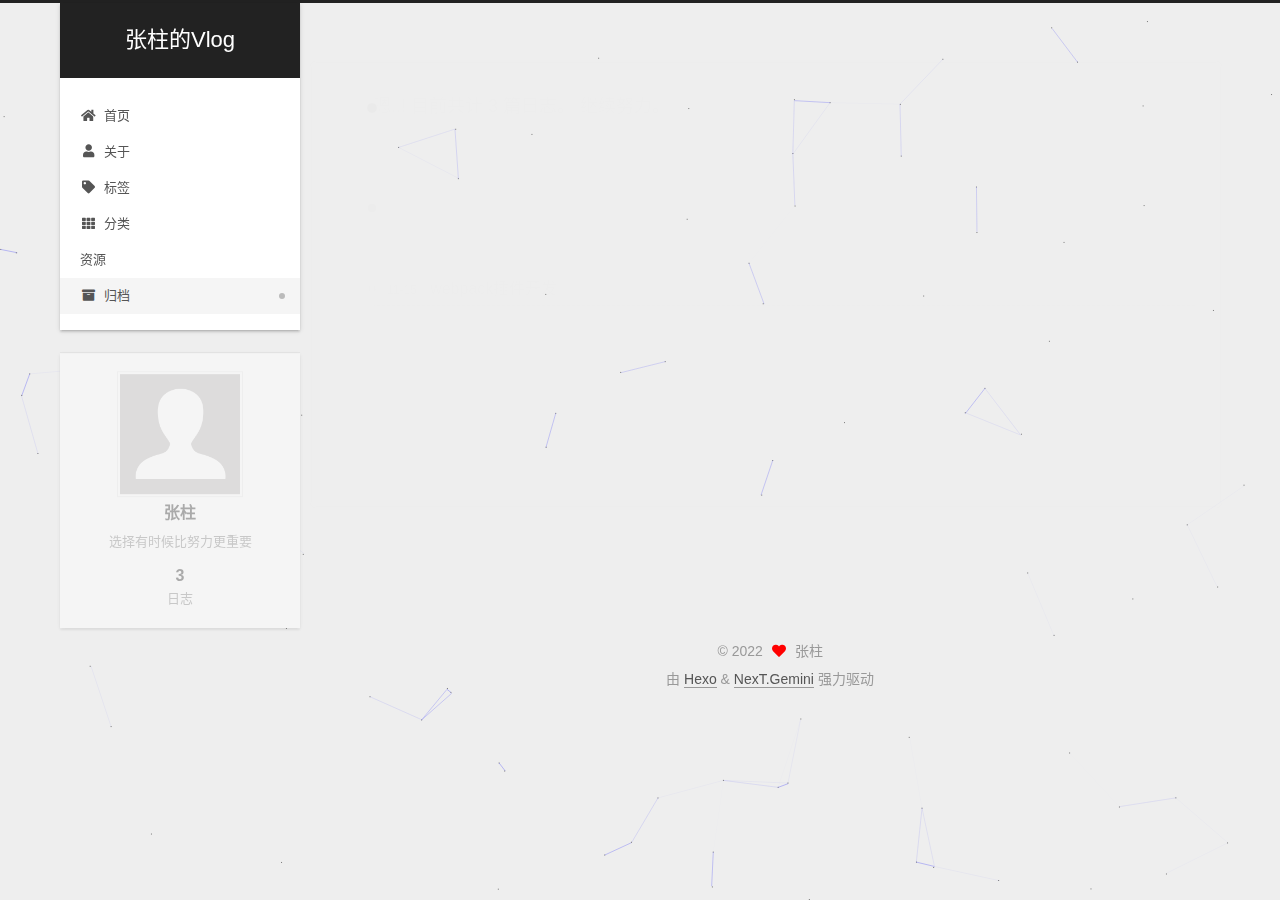
<file: archives/2022/index.html>
<!DOCTYPE html>
<html lang="zh-CN">
<head>
  <meta charset="UTF-8">
<meta name="viewport" content="width=device-width, initial-scale=1, maximum-scale=2">
<meta name="theme-color" content="#222">
<meta name="generator" content="Hexo 6.3.0">
  <link rel="apple-touch-icon" sizes="180x180" href="/images/apple-touch-icon-next.png">
  <link rel="icon" type="image/png" sizes="32x32" href="/images/favicon-32x32-next.png">
  <link rel="icon" type="image/png" sizes="16x16" href="/images/favicon-16x16-next.png">
  <link rel="mask-icon" href="/images/logo.svg" color="#222">

<link rel="stylesheet" href="/css/main.css">


<link rel="stylesheet" href="/lib/font-awesome/css/all.min.css">

<script id="hexo-configurations">
    var NexT = window.NexT || {};
    var CONFIG = {"hostname":"example.com","root":"/","scheme":"Gemini","version":"7.8.0","exturl":false,"sidebar":{"position":"left","display":"post","padding":18,"offset":12,"onmobile":false},"copycode":{"enable":false,"show_result":false,"style":null},"back2top":{"enable":true,"sidebar":false,"scrollpercent":false},"bookmark":{"enable":false,"color":"#222","save":"auto"},"fancybox":false,"mediumzoom":false,"lazyload":false,"pangu":false,"comments":{"style":"tabs","active":null,"storage":true,"lazyload":false,"nav":null},"algolia":{"hits":{"per_page":10},"labels":{"input_placeholder":"Search for Posts","hits_empty":"We didn't find any results for the search: ${query}","hits_stats":"${hits} results found in ${time} ms"}},"localsearch":{"enable":false,"trigger":"auto","top_n_per_article":1,"unescape":false,"preload":false},"motion":{"enable":true,"async":false,"transition":{"post_block":"fadeIn","post_header":"slideDownIn","post_body":"slideDownIn","coll_header":"slideLeftIn","sidebar":"slideUpIn"}}};
  </script>

  <meta name="description" content="选择有时候比努力更重要">
<meta property="og:type" content="website">
<meta property="og:title" content="张柱的Vlog">
<meta property="og:url" content="http://example.com/archives/2022/index.html">
<meta property="og:site_name" content="张柱的Vlog">
<meta property="og:description" content="选择有时候比努力更重要">
<meta property="og:locale" content="zh_CN">
<meta property="article:author" content="张柱">
<meta name="twitter:card" content="summary">

<link rel="canonical" href="http://example.com/archives/2022/">


<script id="page-configurations">
  // https://hexo.io/docs/variables.html
  CONFIG.page = {
    sidebar: "",
    isHome : false,
    isPost : false,
    lang   : 'zh-CN'
  };
</script>

  <title>归档 | 张柱的Vlog</title>
  






  <noscript>
  <style>
  .use-motion .brand,
  .use-motion .menu-item,
  .sidebar-inner,
  .use-motion .post-block,
  .use-motion .pagination,
  .use-motion .comments,
  .use-motion .post-header,
  .use-motion .post-body,
  .use-motion .collection-header { opacity: initial; }

  .use-motion .site-title,
  .use-motion .site-subtitle {
    opacity: initial;
    top: initial;
  }

  .use-motion .logo-line-before i { left: initial; }
  .use-motion .logo-line-after i { right: initial; }
  </style>
</noscript>

</head>

<body itemscope itemtype="http://schema.org/WebPage">
  <div class="container use-motion">
    <div class="headband"></div>

    <header class="header" itemscope itemtype="http://schema.org/WPHeader">
      <div class="header-inner"><div class="site-brand-container">
  <div class="site-nav-toggle">
    <div class="toggle" aria-label="切换导航栏">
      <span class="toggle-line toggle-line-first"></span>
      <span class="toggle-line toggle-line-middle"></span>
      <span class="toggle-line toggle-line-last"></span>
    </div>
  </div>

  <div class="site-meta">

    <a href="/" class="brand" rel="start">
      <span class="logo-line-before"><i></i></span>
      <h1 class="site-title">张柱的Vlog</h1>
      <span class="logo-line-after"><i></i></span>
    </a>
  </div>

  <div class="site-nav-right">
    <div class="toggle popup-trigger">
    </div>
  </div>
</div>




<nav class="site-nav">
  <ul id="menu" class="main-menu menu">
        <li class="menu-item menu-item-home">

    <a href="/" rel="section"><i class="fa fa-home fa-fw"></i>首页</a>

  </li>
        <li class="menu-item menu-item-about">

    <a href="/about/" rel="section"><i class="fa fa-user fa-fw"></i>关于</a>

  </li>
        <li class="menu-item menu-item-tags">

    <a href="/tags/" rel="section"><i class="fa fa-tag fa-fw"></i>标签</a>

  </li>
        <li class="menu-item menu-item-categories">

    <a href="/categories/" rel="section"><i class="fa fa-th fa-fw"></i>分类</a>

  </li>
        <li class="menu-item menu-item-resources">

    <a href="/resources" rel="section"><i class="download fa-fw"></i>资源</a>

  </li>
        <li class="menu-item menu-item-archives">

    <a href="/archives/" rel="section"><i class="fa fa-archive fa-fw"></i>归档</a>

  </li>
  </ul>
</nav>




</div>
    </header>

    
  <div class="back-to-top">
    <i class="fa fa-arrow-up"></i>
    <span>0%</span>
  </div>


    <main class="main">
      <div class="main-inner">
        <div class="content-wrap">
          

          <div class="content archive">
            

  
  
  
  <div class="post-block">
    <div class="posts-collapse">
      <div class="collection-title">
        <span class="collection-header">嗯..! 目前共计 3 篇日志。 继续努力。</span>
      </div>

      
    <div class="collection-year">
      <span class="collection-header">2022</span>
    </div>

  <article itemscope itemtype="http://schema.org/Article">
    <header class="post-header">

      <div class="post-meta">
        <time itemprop="dateCreated"
              datetime="2022-11-15T14:54:32+08:00"
              content="2022-11-15">
          11-15
        </time>
      </div>

      <div class="post-title">
          <a class="post-title-link" href="/2022/11/15/webpack%E6%8F%92%E4%BB%B6%E5%BC%80%E5%8F%91/" itemprop="url">
            <span itemprop="name">webpack插件开发</span>
          </a>
      </div>

    </header>
  </article>

  <article itemscope itemtype="http://schema.org/Article">
    <header class="post-header">

      <div class="post-meta">
        <time itemprop="dateCreated"
              datetime="2022-11-14T17:06:46+08:00"
              content="2022-11-14">
          11-14
        </time>
      </div>

      <div class="post-title">
          <a class="post-title-link" href="/2022/11/14/My-New-Post/" itemprop="url">
            <span itemprop="name">My New Post</span>
          </a>
      </div>

    </header>
  </article>

  <article itemscope itemtype="http://schema.org/Article">
    <header class="post-header">

      <div class="post-meta">
        <time itemprop="dateCreated"
              datetime="2022-11-14T16:16:15+08:00"
              content="2022-11-14">
          11-14
        </time>
      </div>

      <div class="post-title">
          <a class="post-title-link" href="/2022/11/14/hello-world/" itemprop="url">
            <span itemprop="name">Hello World</span>
          </a>
      </div>

    </header>
  </article>


    </div>
  </div>
  
  
  

  



          </div>
          

<script>
  window.addEventListener('tabs:register', () => {
    let { activeClass } = CONFIG.comments;
    if (CONFIG.comments.storage) {
      activeClass = localStorage.getItem('comments_active') || activeClass;
    }
    if (activeClass) {
      let activeTab = document.querySelector(`a[href="#comment-${activeClass}"]`);
      if (activeTab) {
        activeTab.click();
      }
    }
  });
  if (CONFIG.comments.storage) {
    window.addEventListener('tabs:click', event => {
      if (!event.target.matches('.tabs-comment .tab-content .tab-pane')) return;
      let commentClass = event.target.classList[1];
      localStorage.setItem('comments_active', commentClass);
    });
  }
</script>

        </div>
          
  
  <div class="toggle sidebar-toggle">
    <span class="toggle-line toggle-line-first"></span>
    <span class="toggle-line toggle-line-middle"></span>
    <span class="toggle-line toggle-line-last"></span>
  </div>

  <aside class="sidebar">
    <div class="sidebar-inner">

      <ul class="sidebar-nav motion-element">
        <li class="sidebar-nav-toc">
          文章目录
        </li>
        <li class="sidebar-nav-overview">
          站点概览
        </li>
      </ul>

      <!--noindex-->
      <div class="post-toc-wrap sidebar-panel">
      </div>
      <!--/noindex-->

      <div class="site-overview-wrap sidebar-panel">
        <div class="site-author motion-element" itemprop="author" itemscope itemtype="http://schema.org/Person">
    <img class="site-author-image" itemprop="image" alt="张柱"
      src="/images/avatar.gif">
  <p class="site-author-name" itemprop="name">张柱</p>
  <div class="site-description" itemprop="description">选择有时候比努力更重要</div>
</div>
<div class="site-state-wrap motion-element">
  <nav class="site-state">
      <div class="site-state-item site-state-posts">
          <a href="/archives/">
        
          <span class="site-state-item-count">3</span>
          <span class="site-state-item-name">日志</span>
        </a>
      </div>
  </nav>
</div>



      </div>

    </div>
  </aside>
  <div id="sidebar-dimmer"></div>


      </div>
    </main>

    <footer class="footer">
      <div class="footer-inner">
        

        

<div class="copyright">
  
  &copy; 
  <span itemprop="copyrightYear">2022</span>
  <span class="with-love">
    <i class="fa fa-heart"></i>
  </span>
  <span class="author" itemprop="copyrightHolder">张柱</span>
</div>
  <div class="powered-by">由 <a href="https://hexo.io/" class="theme-link" rel="noopener" target="_blank">Hexo</a> & <a href="https://theme-next.org/" class="theme-link" rel="noopener" target="_blank">NexT.Gemini</a> 强力驱动
  </div>

        








      </div>
    </footer>
  </div>

  
  
  <script color='0,0,255' opacity='0.5' zIndex='-1' count='99' src="/lib/canvas-nest/canvas-nest.min.js"></script>
  <script src="/lib/anime.min.js"></script>
  <script src="/lib/velocity/velocity.min.js"></script>
  <script src="/lib/velocity/velocity.ui.min.js"></script>

<script src="/js/utils.js"></script>

<script src="/js/motion.js"></script>


<script src="/js/schemes/pisces.js"></script>


<script src="/js/next-boot.js"></script>




  















  

  

</body>
</html>
</file>
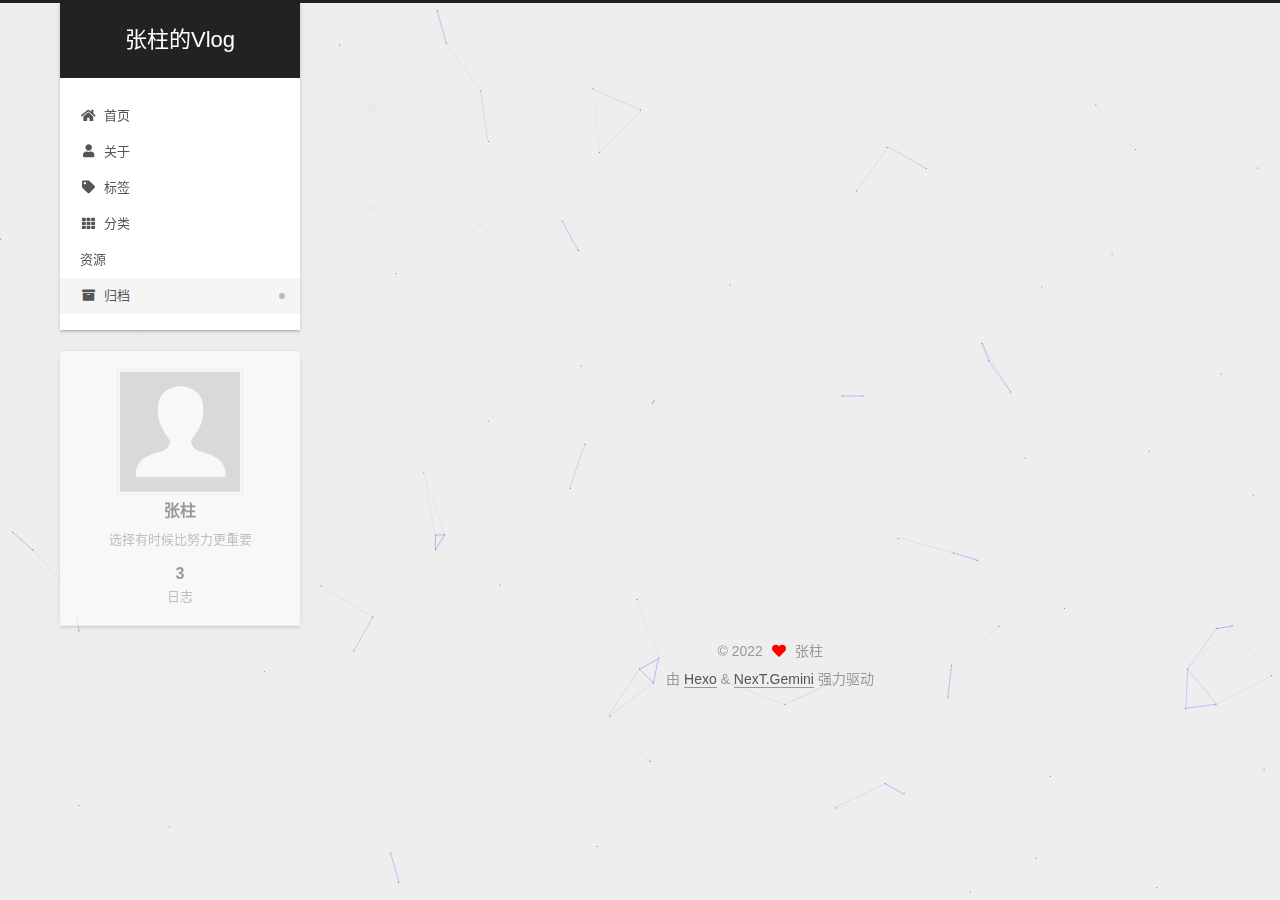
<file: archives/2022/11/index.html>
<!DOCTYPE html>
<html lang="zh-CN">
<head>
  <meta charset="UTF-8">
<meta name="viewport" content="width=device-width, initial-scale=1, maximum-scale=2">
<meta name="theme-color" content="#222">
<meta name="generator" content="Hexo 6.3.0">
  <link rel="apple-touch-icon" sizes="180x180" href="/images/apple-touch-icon-next.png">
  <link rel="icon" type="image/png" sizes="32x32" href="/images/favicon-32x32-next.png">
  <link rel="icon" type="image/png" sizes="16x16" href="/images/favicon-16x16-next.png">
  <link rel="mask-icon" href="/images/logo.svg" color="#222">

<link rel="stylesheet" href="/css/main.css">


<link rel="stylesheet" href="/lib/font-awesome/css/all.min.css">

<script id="hexo-configurations">
    var NexT = window.NexT || {};
    var CONFIG = {"hostname":"example.com","root":"/","scheme":"Gemini","version":"7.8.0","exturl":false,"sidebar":{"position":"left","display":"post","padding":18,"offset":12,"onmobile":false},"copycode":{"enable":false,"show_result":false,"style":null},"back2top":{"enable":true,"sidebar":false,"scrollpercent":false},"bookmark":{"enable":false,"color":"#222","save":"auto"},"fancybox":false,"mediumzoom":false,"lazyload":false,"pangu":false,"comments":{"style":"tabs","active":null,"storage":true,"lazyload":false,"nav":null},"algolia":{"hits":{"per_page":10},"labels":{"input_placeholder":"Search for Posts","hits_empty":"We didn't find any results for the search: ${query}","hits_stats":"${hits} results found in ${time} ms"}},"localsearch":{"enable":false,"trigger":"auto","top_n_per_article":1,"unescape":false,"preload":false},"motion":{"enable":true,"async":false,"transition":{"post_block":"fadeIn","post_header":"slideDownIn","post_body":"slideDownIn","coll_header":"slideLeftIn","sidebar":"slideUpIn"}}};
  </script>

  <meta name="description" content="选择有时候比努力更重要">
<meta property="og:type" content="website">
<meta property="og:title" content="张柱的Vlog">
<meta property="og:url" content="http://example.com/archives/2022/11/index.html">
<meta property="og:site_name" content="张柱的Vlog">
<meta property="og:description" content="选择有时候比努力更重要">
<meta property="og:locale" content="zh_CN">
<meta property="article:author" content="张柱">
<meta name="twitter:card" content="summary">

<link rel="canonical" href="http://example.com/archives/2022/11/">


<script id="page-configurations">
  // https://hexo.io/docs/variables.html
  CONFIG.page = {
    sidebar: "",
    isHome : false,
    isPost : false,
    lang   : 'zh-CN'
  };
</script>

  <title>归档 | 张柱的Vlog</title>
  






  <noscript>
  <style>
  .use-motion .brand,
  .use-motion .menu-item,
  .sidebar-inner,
  .use-motion .post-block,
  .use-motion .pagination,
  .use-motion .comments,
  .use-motion .post-header,
  .use-motion .post-body,
  .use-motion .collection-header { opacity: initial; }

  .use-motion .site-title,
  .use-motion .site-subtitle {
    opacity: initial;
    top: initial;
  }

  .use-motion .logo-line-before i { left: initial; }
  .use-motion .logo-line-after i { right: initial; }
  </style>
</noscript>

</head>

<body itemscope itemtype="http://schema.org/WebPage">
  <div class="container use-motion">
    <div class="headband"></div>

    <header class="header" itemscope itemtype="http://schema.org/WPHeader">
      <div class="header-inner"><div class="site-brand-container">
  <div class="site-nav-toggle">
    <div class="toggle" aria-label="切换导航栏">
      <span class="toggle-line toggle-line-first"></span>
      <span class="toggle-line toggle-line-middle"></span>
      <span class="toggle-line toggle-line-last"></span>
    </div>
  </div>

  <div class="site-meta">

    <a href="/" class="brand" rel="start">
      <span class="logo-line-before"><i></i></span>
      <h1 class="site-title">张柱的Vlog</h1>
      <span class="logo-line-after"><i></i></span>
    </a>
  </div>

  <div class="site-nav-right">
    <div class="toggle popup-trigger">
    </div>
  </div>
</div>




<nav class="site-nav">
  <ul id="menu" class="main-menu menu">
        <li class="menu-item menu-item-home">

    <a href="/" rel="section"><i class="fa fa-home fa-fw"></i>首页</a>

  </li>
        <li class="menu-item menu-item-about">

    <a href="/about/" rel="section"><i class="fa fa-user fa-fw"></i>关于</a>

  </li>
        <li class="menu-item menu-item-tags">

    <a href="/tags/" rel="section"><i class="fa fa-tag fa-fw"></i>标签</a>

  </li>
        <li class="menu-item menu-item-categories">

    <a href="/categories/" rel="section"><i class="fa fa-th fa-fw"></i>分类</a>

  </li>
        <li class="menu-item menu-item-resources">

    <a href="/resources" rel="section"><i class="download fa-fw"></i>资源</a>

  </li>
        <li class="menu-item menu-item-archives">

    <a href="/archives/" rel="section"><i class="fa fa-archive fa-fw"></i>归档</a>

  </li>
  </ul>
</nav>




</div>
    </header>

    
  <div class="back-to-top">
    <i class="fa fa-arrow-up"></i>
    <span>0%</span>
  </div>


    <main class="main">
      <div class="main-inner">
        <div class="content-wrap">
          

          <div class="content archive">
            

  
  
  
  <div class="post-block">
    <div class="posts-collapse">
      <div class="collection-title">
        <span class="collection-header">嗯..! 目前共计 3 篇日志。 继续努力。</span>
      </div>

      
    <div class="collection-year">
      <span class="collection-header">2022</span>
    </div>

  <article itemscope itemtype="http://schema.org/Article">
    <header class="post-header">

      <div class="post-meta">
        <time itemprop="dateCreated"
              datetime="2022-11-15T14:54:32+08:00"
              content="2022-11-15">
          11-15
        </time>
      </div>

      <div class="post-title">
          <a class="post-title-link" href="/2022/11/15/webpack%E6%8F%92%E4%BB%B6%E5%BC%80%E5%8F%91/" itemprop="url">
            <span itemprop="name">webpack插件开发</span>
          </a>
      </div>

    </header>
  </article>

  <article itemscope itemtype="http://schema.org/Article">
    <header class="post-header">

      <div class="post-meta">
        <time itemprop="dateCreated"
              datetime="2022-11-14T17:06:46+08:00"
              content="2022-11-14">
          11-14
        </time>
      </div>

      <div class="post-title">
          <a class="post-title-link" href="/2022/11/14/My-New-Post/" itemprop="url">
            <span itemprop="name">My New Post</span>
          </a>
      </div>

    </header>
  </article>

  <article itemscope itemtype="http://schema.org/Article">
    <header class="post-header">

      <div class="post-meta">
        <time itemprop="dateCreated"
              datetime="2022-11-14T16:16:15+08:00"
              content="2022-11-14">
          11-14
        </time>
      </div>

      <div class="post-title">
          <a class="post-title-link" href="/2022/11/14/hello-world/" itemprop="url">
            <span itemprop="name">Hello World</span>
          </a>
      </div>

    </header>
  </article>


    </div>
  </div>
  
  
  

  



          </div>
          

<script>
  window.addEventListener('tabs:register', () => {
    let { activeClass } = CONFIG.comments;
    if (CONFIG.comments.storage) {
      activeClass = localStorage.getItem('comments_active') || activeClass;
    }
    if (activeClass) {
      let activeTab = document.querySelector(`a[href="#comment-${activeClass}"]`);
      if (activeTab) {
        activeTab.click();
      }
    }
  });
  if (CONFIG.comments.storage) {
    window.addEventListener('tabs:click', event => {
      if (!event.target.matches('.tabs-comment .tab-content .tab-pane')) return;
      let commentClass = event.target.classList[1];
      localStorage.setItem('comments_active', commentClass);
    });
  }
</script>

        </div>
          
  
  <div class="toggle sidebar-toggle">
    <span class="toggle-line toggle-line-first"></span>
    <span class="toggle-line toggle-line-middle"></span>
    <span class="toggle-line toggle-line-last"></span>
  </div>

  <aside class="sidebar">
    <div class="sidebar-inner">

      <ul class="sidebar-nav motion-element">
        <li class="sidebar-nav-toc">
          文章目录
        </li>
        <li class="sidebar-nav-overview">
          站点概览
        </li>
      </ul>

      <!--noindex-->
      <div class="post-toc-wrap sidebar-panel">
      </div>
      <!--/noindex-->

      <div class="site-overview-wrap sidebar-panel">
        <div class="site-author motion-element" itemprop="author" itemscope itemtype="http://schema.org/Person">
    <img class="site-author-image" itemprop="image" alt="张柱"
      src="/images/avatar.gif">
  <p class="site-author-name" itemprop="name">张柱</p>
  <div class="site-description" itemprop="description">选择有时候比努力更重要</div>
</div>
<div class="site-state-wrap motion-element">
  <nav class="site-state">
      <div class="site-state-item site-state-posts">
          <a href="/archives/">
        
          <span class="site-state-item-count">3</span>
          <span class="site-state-item-name">日志</span>
        </a>
      </div>
  </nav>
</div>



      </div>

    </div>
  </aside>
  <div id="sidebar-dimmer"></div>


      </div>
    </main>

    <footer class="footer">
      <div class="footer-inner">
        

        

<div class="copyright">
  
  &copy; 
  <span itemprop="copyrightYear">2022</span>
  <span class="with-love">
    <i class="fa fa-heart"></i>
  </span>
  <span class="author" itemprop="copyrightHolder">张柱</span>
</div>
  <div class="powered-by">由 <a href="https://hexo.io/" class="theme-link" rel="noopener" target="_blank">Hexo</a> & <a href="https://theme-next.org/" class="theme-link" rel="noopener" target="_blank">NexT.Gemini</a> 强力驱动
  </div>

        








      </div>
    </footer>
  </div>

  
  
  <script color='0,0,255' opacity='0.5' zIndex='-1' count='99' src="/lib/canvas-nest/canvas-nest.min.js"></script>
  <script src="/lib/anime.min.js"></script>
  <script src="/lib/velocity/velocity.min.js"></script>
  <script src="/lib/velocity/velocity.ui.min.js"></script>

<script src="/js/utils.js"></script>

<script src="/js/motion.js"></script>


<script src="/js/schemes/pisces.js"></script>


<script src="/js/next-boot.js"></script>




  















  

  

</body>
</html>
</file>
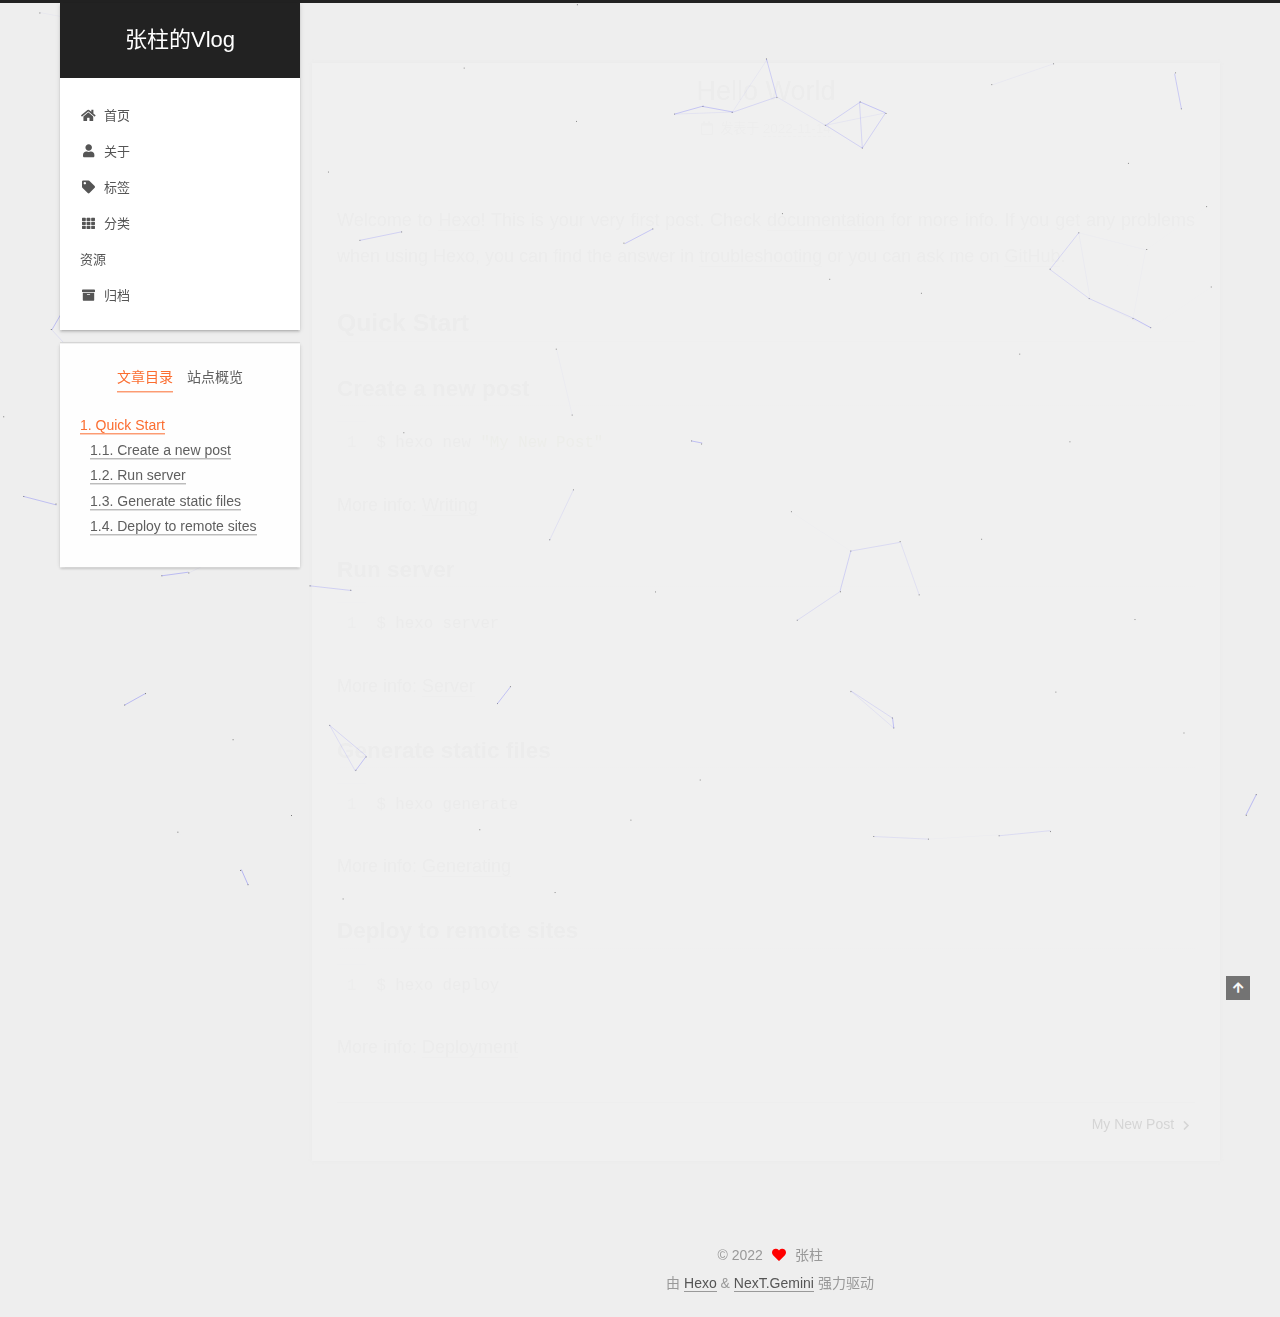
<file: 2022/11/14/hello-world/index.html>
<!DOCTYPE html>
<html lang="zh-CN">
<head>
  <meta charset="UTF-8">
<meta name="viewport" content="width=device-width, initial-scale=1, maximum-scale=2">
<meta name="theme-color" content="#222">
<meta name="generator" content="Hexo 6.3.0">
  <link rel="apple-touch-icon" sizes="180x180" href="/images/apple-touch-icon-next.png">
  <link rel="icon" type="image/png" sizes="32x32" href="/images/favicon-32x32-next.png">
  <link rel="icon" type="image/png" sizes="16x16" href="/images/favicon-16x16-next.png">
  <link rel="mask-icon" href="/images/logo.svg" color="#222">

<link rel="stylesheet" href="/css/main.css">


<link rel="stylesheet" href="/lib/font-awesome/css/all.min.css">

<script id="hexo-configurations">
    var NexT = window.NexT || {};
    var CONFIG = {"hostname":"example.com","root":"/","scheme":"Gemini","version":"7.8.0","exturl":false,"sidebar":{"position":"left","display":"post","padding":18,"offset":12,"onmobile":false},"copycode":{"enable":false,"show_result":false,"style":null},"back2top":{"enable":true,"sidebar":false,"scrollpercent":false},"bookmark":{"enable":false,"color":"#222","save":"auto"},"fancybox":false,"mediumzoom":false,"lazyload":false,"pangu":false,"comments":{"style":"tabs","active":null,"storage":true,"lazyload":false,"nav":null},"algolia":{"hits":{"per_page":10},"labels":{"input_placeholder":"Search for Posts","hits_empty":"We didn't find any results for the search: ${query}","hits_stats":"${hits} results found in ${time} ms"}},"localsearch":{"enable":false,"trigger":"auto","top_n_per_article":1,"unescape":false,"preload":false},"motion":{"enable":true,"async":false,"transition":{"post_block":"fadeIn","post_header":"slideDownIn","post_body":"slideDownIn","coll_header":"slideLeftIn","sidebar":"slideUpIn"}}};
  </script>

  <meta name="description" content="Welcome to Hexo! This is your very first post. Check documentation for more info. If you get any problems when using Hexo, you can find the answer in troubleshooting or you can ask me on GitHub. Quick">
<meta property="og:type" content="article">
<meta property="og:title" content="Hello World">
<meta property="og:url" content="http://example.com/2022/11/14/hello-world/index.html">
<meta property="og:site_name" content="张柱的Vlog">
<meta property="og:description" content="Welcome to Hexo! This is your very first post. Check documentation for more info. If you get any problems when using Hexo, you can find the answer in troubleshooting or you can ask me on GitHub. Quick">
<meta property="og:locale" content="zh_CN">
<meta property="article:published_time" content="2022-11-14T08:16:15.485Z">
<meta property="article:modified_time" content="2022-11-14T08:16:15.486Z">
<meta property="article:author" content="张柱">
<meta name="twitter:card" content="summary">

<link rel="canonical" href="http://example.com/2022/11/14/hello-world/">


<script id="page-configurations">
  // https://hexo.io/docs/variables.html
  CONFIG.page = {
    sidebar: "",
    isHome : false,
    isPost : true,
    lang   : 'zh-CN'
  };
</script>

  <title>Hello World | 张柱的Vlog</title>
  






  <noscript>
  <style>
  .use-motion .brand,
  .use-motion .menu-item,
  .sidebar-inner,
  .use-motion .post-block,
  .use-motion .pagination,
  .use-motion .comments,
  .use-motion .post-header,
  .use-motion .post-body,
  .use-motion .collection-header { opacity: initial; }

  .use-motion .site-title,
  .use-motion .site-subtitle {
    opacity: initial;
    top: initial;
  }

  .use-motion .logo-line-before i { left: initial; }
  .use-motion .logo-line-after i { right: initial; }
  </style>
</noscript>

</head>

<body itemscope itemtype="http://schema.org/WebPage">
  <div class="container use-motion">
    <div class="headband"></div>

    <header class="header" itemscope itemtype="http://schema.org/WPHeader">
      <div class="header-inner"><div class="site-brand-container">
  <div class="site-nav-toggle">
    <div class="toggle" aria-label="切换导航栏">
      <span class="toggle-line toggle-line-first"></span>
      <span class="toggle-line toggle-line-middle"></span>
      <span class="toggle-line toggle-line-last"></span>
    </div>
  </div>

  <div class="site-meta">

    <a href="/" class="brand" rel="start">
      <span class="logo-line-before"><i></i></span>
      <h1 class="site-title">张柱的Vlog</h1>
      <span class="logo-line-after"><i></i></span>
    </a>
  </div>

  <div class="site-nav-right">
    <div class="toggle popup-trigger">
    </div>
  </div>
</div>




<nav class="site-nav">
  <ul id="menu" class="main-menu menu">
        <li class="menu-item menu-item-home">

    <a href="/" rel="section"><i class="fa fa-home fa-fw"></i>首页</a>

  </li>
        <li class="menu-item menu-item-about">

    <a href="/about/" rel="section"><i class="fa fa-user fa-fw"></i>关于</a>

  </li>
        <li class="menu-item menu-item-tags">

    <a href="/tags/" rel="section"><i class="fa fa-tag fa-fw"></i>标签</a>

  </li>
        <li class="menu-item menu-item-categories">

    <a href="/categories/" rel="section"><i class="fa fa-th fa-fw"></i>分类</a>

  </li>
        <li class="menu-item menu-item-resources">

    <a href="/resources" rel="section"><i class="download fa-fw"></i>资源</a>

  </li>
        <li class="menu-item menu-item-archives">

    <a href="/archives/" rel="section"><i class="fa fa-archive fa-fw"></i>归档</a>

  </li>
  </ul>
</nav>




</div>
    </header>

    
  <div class="back-to-top">
    <i class="fa fa-arrow-up"></i>
    <span>0%</span>
  </div>


    <main class="main">
      <div class="main-inner">
        <div class="content-wrap">
          

          <div class="content post posts-expand">
            

    
  
  
  <article itemscope itemtype="http://schema.org/Article" class="post-block" lang="zh-CN">
    <link itemprop="mainEntityOfPage" href="http://example.com/2022/11/14/hello-world/">

    <span hidden itemprop="author" itemscope itemtype="http://schema.org/Person">
      <meta itemprop="image" content="/images/avatar.gif">
      <meta itemprop="name" content="张柱">
      <meta itemprop="description" content="选择有时候比努力更重要">
    </span>

    <span hidden itemprop="publisher" itemscope itemtype="http://schema.org/Organization">
      <meta itemprop="name" content="张柱的Vlog">
    </span>
      <header class="post-header">
        <h1 class="post-title" itemprop="name headline">
          Hello World
        </h1>

        <div class="post-meta">
            <span class="post-meta-item">
              <span class="post-meta-item-icon">
                <i class="far fa-calendar"></i>
              </span>
              <span class="post-meta-item-text">发表于</span>

              <time title="创建时间：2022-11-14 16:16:15" itemprop="dateCreated datePublished" datetime="2022-11-14T16:16:15+08:00">2022-11-14</time>
            </span>

          

        </div>
      </header>

    
    
    
    <div class="post-body" itemprop="articleBody">

      
        <p>Welcome to <a target="_blank" rel="noopener" href="https://hexo.io/">Hexo</a>! This is your very first post. Check <a target="_blank" rel="noopener" href="https://hexo.io/docs/">documentation</a> for more info. If you get any problems when using Hexo, you can find the answer in <a target="_blank" rel="noopener" href="https://hexo.io/docs/troubleshooting.html">troubleshooting</a> or you can ask me on <a target="_blank" rel="noopener" href="https://github.com/hexojs/hexo/issues">GitHub</a>.</p>
<h2 id="Quick-Start"><a href="#Quick-Start" class="headerlink" title="Quick Start"></a>Quick Start</h2><h3 id="Create-a-new-post"><a href="#Create-a-new-post" class="headerlink" title="Create a new post"></a>Create a new post</h3><figure class="highlight bash"><table><tr><td class="gutter"><pre><span class="line">1</span><br></pre></td><td class="code"><pre><span class="line">$ hexo new <span class="string">&quot;My New Post&quot;</span></span><br></pre></td></tr></table></figure>

<p>More info: <a target="_blank" rel="noopener" href="https://hexo.io/docs/writing.html">Writing</a></p>
<h3 id="Run-server"><a href="#Run-server" class="headerlink" title="Run server"></a>Run server</h3><figure class="highlight bash"><table><tr><td class="gutter"><pre><span class="line">1</span><br></pre></td><td class="code"><pre><span class="line">$ hexo server</span><br></pre></td></tr></table></figure>

<p>More info: <a target="_blank" rel="noopener" href="https://hexo.io/docs/server.html">Server</a></p>
<h3 id="Generate-static-files"><a href="#Generate-static-files" class="headerlink" title="Generate static files"></a>Generate static files</h3><figure class="highlight bash"><table><tr><td class="gutter"><pre><span class="line">1</span><br></pre></td><td class="code"><pre><span class="line">$ hexo generate</span><br></pre></td></tr></table></figure>

<p>More info: <a target="_blank" rel="noopener" href="https://hexo.io/docs/generating.html">Generating</a></p>
<h3 id="Deploy-to-remote-sites"><a href="#Deploy-to-remote-sites" class="headerlink" title="Deploy to remote sites"></a>Deploy to remote sites</h3><figure class="highlight bash"><table><tr><td class="gutter"><pre><span class="line">1</span><br></pre></td><td class="code"><pre><span class="line">$ hexo deploy</span><br></pre></td></tr></table></figure>

<p>More info: <a target="_blank" rel="noopener" href="https://hexo.io/docs/one-command-deployment.html">Deployment</a></p>

    </div>

    
    
    

      <footer class="post-footer">

        


        
    <div class="post-nav">
      <div class="post-nav-item"></div>
      <div class="post-nav-item">
    <a href="/2022/11/14/My-New-Post/" rel="next" title="My New Post">
      My New Post <i class="fa fa-chevron-right"></i>
    </a></div>
    </div>
      </footer>
    
  </article>
  
  
  



          </div>
          

<script>
  window.addEventListener('tabs:register', () => {
    let { activeClass } = CONFIG.comments;
    if (CONFIG.comments.storage) {
      activeClass = localStorage.getItem('comments_active') || activeClass;
    }
    if (activeClass) {
      let activeTab = document.querySelector(`a[href="#comment-${activeClass}"]`);
      if (activeTab) {
        activeTab.click();
      }
    }
  });
  if (CONFIG.comments.storage) {
    window.addEventListener('tabs:click', event => {
      if (!event.target.matches('.tabs-comment .tab-content .tab-pane')) return;
      let commentClass = event.target.classList[1];
      localStorage.setItem('comments_active', commentClass);
    });
  }
</script>

        </div>
          
  
  <div class="toggle sidebar-toggle">
    <span class="toggle-line toggle-line-first"></span>
    <span class="toggle-line toggle-line-middle"></span>
    <span class="toggle-line toggle-line-last"></span>
  </div>

  <aside class="sidebar">
    <div class="sidebar-inner">

      <ul class="sidebar-nav motion-element">
        <li class="sidebar-nav-toc">
          文章目录
        </li>
        <li class="sidebar-nav-overview">
          站点概览
        </li>
      </ul>

      <!--noindex-->
      <div class="post-toc-wrap sidebar-panel">
          <div class="post-toc motion-element"><ol class="nav"><li class="nav-item nav-level-2"><a class="nav-link" href="#Quick-Start"><span class="nav-number">1.</span> <span class="nav-text">Quick Start</span></a><ol class="nav-child"><li class="nav-item nav-level-3"><a class="nav-link" href="#Create-a-new-post"><span class="nav-number">1.1.</span> <span class="nav-text">Create a new post</span></a></li><li class="nav-item nav-level-3"><a class="nav-link" href="#Run-server"><span class="nav-number">1.2.</span> <span class="nav-text">Run server</span></a></li><li class="nav-item nav-level-3"><a class="nav-link" href="#Generate-static-files"><span class="nav-number">1.3.</span> <span class="nav-text">Generate static files</span></a></li><li class="nav-item nav-level-3"><a class="nav-link" href="#Deploy-to-remote-sites"><span class="nav-number">1.4.</span> <span class="nav-text">Deploy to remote sites</span></a></li></ol></li></ol></div>
      </div>
      <!--/noindex-->

      <div class="site-overview-wrap sidebar-panel">
        <div class="site-author motion-element" itemprop="author" itemscope itemtype="http://schema.org/Person">
    <img class="site-author-image" itemprop="image" alt="张柱"
      src="/images/avatar.gif">
  <p class="site-author-name" itemprop="name">张柱</p>
  <div class="site-description" itemprop="description">选择有时候比努力更重要</div>
</div>
<div class="site-state-wrap motion-element">
  <nav class="site-state">
      <div class="site-state-item site-state-posts">
          <a href="/archives/">
        
          <span class="site-state-item-count">3</span>
          <span class="site-state-item-name">日志</span>
        </a>
      </div>
  </nav>
</div>



      </div>

    </div>
  </aside>
  <div id="sidebar-dimmer"></div>


      </div>
    </main>

    <footer class="footer">
      <div class="footer-inner">
        

        

<div class="copyright">
  
  &copy; 
  <span itemprop="copyrightYear">2022</span>
  <span class="with-love">
    <i class="fa fa-heart"></i>
  </span>
  <span class="author" itemprop="copyrightHolder">张柱</span>
</div>
  <div class="powered-by">由 <a href="https://hexo.io/" class="theme-link" rel="noopener" target="_blank">Hexo</a> & <a href="https://theme-next.org/" class="theme-link" rel="noopener" target="_blank">NexT.Gemini</a> 强力驱动
  </div>

        








      </div>
    </footer>
  </div>

  
  
  <script color='0,0,255' opacity='0.5' zIndex='-1' count='99' src="/lib/canvas-nest/canvas-nest.min.js"></script>
  <script src="/lib/anime.min.js"></script>
  <script src="/lib/velocity/velocity.min.js"></script>
  <script src="/lib/velocity/velocity.ui.min.js"></script>

<script src="/js/utils.js"></script>

<script src="/js/motion.js"></script>


<script src="/js/schemes/pisces.js"></script>


<script src="/js/next-boot.js"></script>




  















  

  

</body>
</html>
</file>
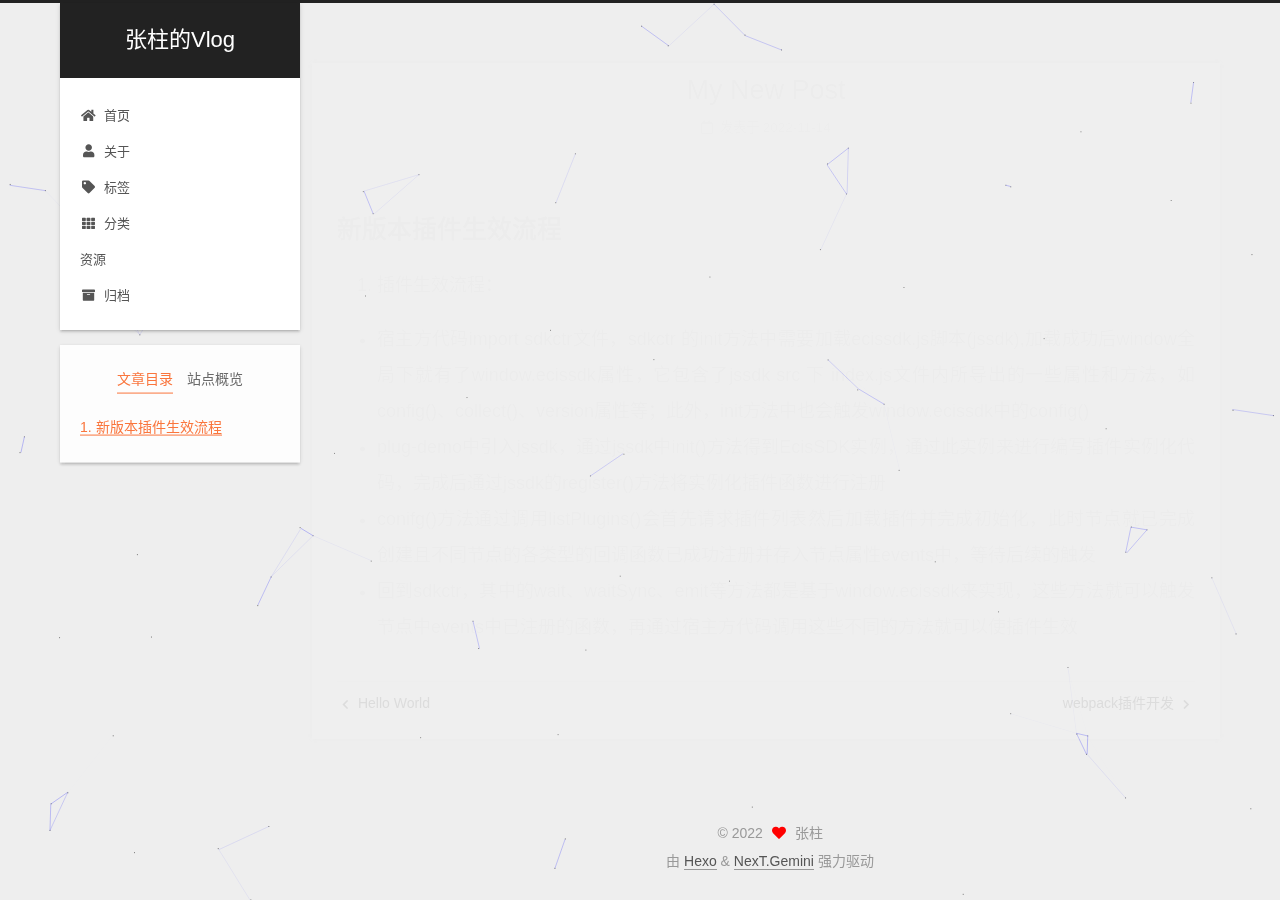
<file: 2022/11/14/My-New-Post/index.html>
<!DOCTYPE html>
<html lang="zh-CN">
<head>
  <meta charset="UTF-8">
<meta name="viewport" content="width=device-width, initial-scale=1, maximum-scale=2">
<meta name="theme-color" content="#222">
<meta name="generator" content="Hexo 6.3.0">
  <link rel="apple-touch-icon" sizes="180x180" href="/images/apple-touch-icon-next.png">
  <link rel="icon" type="image/png" sizes="32x32" href="/images/favicon-32x32-next.png">
  <link rel="icon" type="image/png" sizes="16x16" href="/images/favicon-16x16-next.png">
  <link rel="mask-icon" href="/images/logo.svg" color="#222">

<link rel="stylesheet" href="/css/main.css">


<link rel="stylesheet" href="/lib/font-awesome/css/all.min.css">

<script id="hexo-configurations">
    var NexT = window.NexT || {};
    var CONFIG = {"hostname":"example.com","root":"/","scheme":"Gemini","version":"7.8.0","exturl":false,"sidebar":{"position":"left","display":"post","padding":18,"offset":12,"onmobile":false},"copycode":{"enable":false,"show_result":false,"style":null},"back2top":{"enable":true,"sidebar":false,"scrollpercent":false},"bookmark":{"enable":false,"color":"#222","save":"auto"},"fancybox":false,"mediumzoom":false,"lazyload":false,"pangu":false,"comments":{"style":"tabs","active":null,"storage":true,"lazyload":false,"nav":null},"algolia":{"hits":{"per_page":10},"labels":{"input_placeholder":"Search for Posts","hits_empty":"We didn't find any results for the search: ${query}","hits_stats":"${hits} results found in ${time} ms"}},"localsearch":{"enable":false,"trigger":"auto","top_n_per_article":1,"unescape":false,"preload":false},"motion":{"enable":true,"async":false,"transition":{"post_block":"fadeIn","post_header":"slideDownIn","post_body":"slideDownIn","coll_header":"slideLeftIn","sidebar":"slideUpIn"}}};
  </script>

  <meta name="description" content="新版本插件生效流程 插件生效流程：   宿主方代码import sdkctr文件，sdkctr 的init方法中需要加载ecissdk.js脚本(jssdk),加载成功后window全局下就有了window.ecissdk属性，它包含了jssdk src 下 index.js文件内所导出的一些属性和方法，如config()、collect()、version属性等；此外，init方法中也会触发wi">
<meta property="og:type" content="article">
<meta property="og:title" content="My New Post">
<meta property="og:url" content="http://example.com/2022/11/14/My-New-Post/index.html">
<meta property="og:site_name" content="张柱的Vlog">
<meta property="og:description" content="新版本插件生效流程 插件生效流程：   宿主方代码import sdkctr文件，sdkctr 的init方法中需要加载ecissdk.js脚本(jssdk),加载成功后window全局下就有了window.ecissdk属性，它包含了jssdk src 下 index.js文件内所导出的一些属性和方法，如config()、collect()、version属性等；此外，init方法中也会触发wi">
<meta property="og:locale" content="zh_CN">
<meta property="article:published_time" content="2022-11-14T09:06:46.000Z">
<meta property="article:modified_time" content="2022-11-14T09:16:31.529Z">
<meta property="article:author" content="张柱">
<meta name="twitter:card" content="summary">

<link rel="canonical" href="http://example.com/2022/11/14/My-New-Post/">


<script id="page-configurations">
  // https://hexo.io/docs/variables.html
  CONFIG.page = {
    sidebar: "",
    isHome : false,
    isPost : true,
    lang   : 'zh-CN'
  };
</script>

  <title>My New Post | 张柱的Vlog</title>
  






  <noscript>
  <style>
  .use-motion .brand,
  .use-motion .menu-item,
  .sidebar-inner,
  .use-motion .post-block,
  .use-motion .pagination,
  .use-motion .comments,
  .use-motion .post-header,
  .use-motion .post-body,
  .use-motion .collection-header { opacity: initial; }

  .use-motion .site-title,
  .use-motion .site-subtitle {
    opacity: initial;
    top: initial;
  }

  .use-motion .logo-line-before i { left: initial; }
  .use-motion .logo-line-after i { right: initial; }
  </style>
</noscript>

</head>

<body itemscope itemtype="http://schema.org/WebPage">
  <div class="container use-motion">
    <div class="headband"></div>

    <header class="header" itemscope itemtype="http://schema.org/WPHeader">
      <div class="header-inner"><div class="site-brand-container">
  <div class="site-nav-toggle">
    <div class="toggle" aria-label="切换导航栏">
      <span class="toggle-line toggle-line-first"></span>
      <span class="toggle-line toggle-line-middle"></span>
      <span class="toggle-line toggle-line-last"></span>
    </div>
  </div>

  <div class="site-meta">

    <a href="/" class="brand" rel="start">
      <span class="logo-line-before"><i></i></span>
      <h1 class="site-title">张柱的Vlog</h1>
      <span class="logo-line-after"><i></i></span>
    </a>
  </div>

  <div class="site-nav-right">
    <div class="toggle popup-trigger">
    </div>
  </div>
</div>




<nav class="site-nav">
  <ul id="menu" class="main-menu menu">
        <li class="menu-item menu-item-home">

    <a href="/" rel="section"><i class="fa fa-home fa-fw"></i>首页</a>

  </li>
        <li class="menu-item menu-item-about">

    <a href="/about/" rel="section"><i class="fa fa-user fa-fw"></i>关于</a>

  </li>
        <li class="menu-item menu-item-tags">

    <a href="/tags/" rel="section"><i class="fa fa-tag fa-fw"></i>标签</a>

  </li>
        <li class="menu-item menu-item-categories">

    <a href="/categories/" rel="section"><i class="fa fa-th fa-fw"></i>分类</a>

  </li>
        <li class="menu-item menu-item-resources">

    <a href="/resources" rel="section"><i class="download fa-fw"></i>资源</a>

  </li>
        <li class="menu-item menu-item-archives">

    <a href="/archives/" rel="section"><i class="fa fa-archive fa-fw"></i>归档</a>

  </li>
  </ul>
</nav>




</div>
    </header>

    
  <div class="back-to-top">
    <i class="fa fa-arrow-up"></i>
    <span>0%</span>
  </div>


    <main class="main">
      <div class="main-inner">
        <div class="content-wrap">
          

          <div class="content post posts-expand">
            

    
  
  
  <article itemscope itemtype="http://schema.org/Article" class="post-block" lang="zh-CN">
    <link itemprop="mainEntityOfPage" href="http://example.com/2022/11/14/My-New-Post/">

    <span hidden itemprop="author" itemscope itemtype="http://schema.org/Person">
      <meta itemprop="image" content="/images/avatar.gif">
      <meta itemprop="name" content="张柱">
      <meta itemprop="description" content="选择有时候比努力更重要">
    </span>

    <span hidden itemprop="publisher" itemscope itemtype="http://schema.org/Organization">
      <meta itemprop="name" content="张柱的Vlog">
    </span>
      <header class="post-header">
        <h1 class="post-title" itemprop="name headline">
          My New Post
        </h1>

        <div class="post-meta">
            <span class="post-meta-item">
              <span class="post-meta-item-icon">
                <i class="far fa-calendar"></i>
              </span>
              <span class="post-meta-item-text">发表于</span>
              

              <time title="创建时间：2022-11-14 17:06:46 / 修改时间：17:16:31" itemprop="dateCreated datePublished" datetime="2022-11-14T17:06:46+08:00">2022-11-14</time>
            </span>

          

        </div>
      </header>

    
    
    
    <div class="post-body" itemprop="articleBody">

      
        <h2 id="新版本插件生效流程"><a href="#新版本插件生效流程" class="headerlink" title="新版本插件生效流程"></a>新版本插件生效流程</h2><ol>
<li>插件生效流程：</li>
</ol>
<ul>
<li>宿主方代码import sdkctr文件，sdkctr 的init方法中需要加载ecissdk.js脚本(jssdk),加载成功后window全局下就有了window.ecissdk属性，它包含了jssdk src 下 index.js文件内所导出的一些属性和方法，如config()、collect()、version属性等；此外，init方法中也会触发window.ecissdk中的config()</li>
<li>plug-demo中引入jssdk，通过jssdk中init()方法得到EcisSDK实例，通过此实例来进行编写插件实例化代码，完成后通过jssdk的register()方法将实例化插件函数进行注册</li>
<li>conifg()方法通过调用listPlugins()会首先请求插件列表然后加载插件并完成初始化，此时节点就已完成创建且不同节点的各类型的回调函数已成功注册并存入节点属性events中，等待后续的触发</li>
<li>回到sdkctr，其中的wait、waitSync、emit等方法都是基于window.ecissdk来实现，这些方法就可以触发节点中events中已注册的函数，再通过宿主方代码调用这些不同的方法就可以使插件生效</li>
</ul>

    </div>

    
    
    

      <footer class="post-footer">

        


        
    <div class="post-nav">
      <div class="post-nav-item">
    <a href="/2022/11/14/hello-world/" rel="prev" title="Hello World">
      <i class="fa fa-chevron-left"></i> Hello World
    </a></div>
      <div class="post-nav-item">
    <a href="/2022/11/15/webpack%E6%8F%92%E4%BB%B6%E5%BC%80%E5%8F%91/" rel="next" title="webpack插件开发">
      webpack插件开发 <i class="fa fa-chevron-right"></i>
    </a></div>
    </div>
      </footer>
    
  </article>
  
  
  



          </div>
          

<script>
  window.addEventListener('tabs:register', () => {
    let { activeClass } = CONFIG.comments;
    if (CONFIG.comments.storage) {
      activeClass = localStorage.getItem('comments_active') || activeClass;
    }
    if (activeClass) {
      let activeTab = document.querySelector(`a[href="#comment-${activeClass}"]`);
      if (activeTab) {
        activeTab.click();
      }
    }
  });
  if (CONFIG.comments.storage) {
    window.addEventListener('tabs:click', event => {
      if (!event.target.matches('.tabs-comment .tab-content .tab-pane')) return;
      let commentClass = event.target.classList[1];
      localStorage.setItem('comments_active', commentClass);
    });
  }
</script>

        </div>
          
  
  <div class="toggle sidebar-toggle">
    <span class="toggle-line toggle-line-first"></span>
    <span class="toggle-line toggle-line-middle"></span>
    <span class="toggle-line toggle-line-last"></span>
  </div>

  <aside class="sidebar">
    <div class="sidebar-inner">

      <ul class="sidebar-nav motion-element">
        <li class="sidebar-nav-toc">
          文章目录
        </li>
        <li class="sidebar-nav-overview">
          站点概览
        </li>
      </ul>

      <!--noindex-->
      <div class="post-toc-wrap sidebar-panel">
          <div class="post-toc motion-element"><ol class="nav"><li class="nav-item nav-level-2"><a class="nav-link" href="#%E6%96%B0%E7%89%88%E6%9C%AC%E6%8F%92%E4%BB%B6%E7%94%9F%E6%95%88%E6%B5%81%E7%A8%8B"><span class="nav-number">1.</span> <span class="nav-text">新版本插件生效流程</span></a></li></ol></div>
      </div>
      <!--/noindex-->

      <div class="site-overview-wrap sidebar-panel">
        <div class="site-author motion-element" itemprop="author" itemscope itemtype="http://schema.org/Person">
    <img class="site-author-image" itemprop="image" alt="张柱"
      src="/images/avatar.gif">
  <p class="site-author-name" itemprop="name">张柱</p>
  <div class="site-description" itemprop="description">选择有时候比努力更重要</div>
</div>
<div class="site-state-wrap motion-element">
  <nav class="site-state">
      <div class="site-state-item site-state-posts">
          <a href="/archives/">
        
          <span class="site-state-item-count">3</span>
          <span class="site-state-item-name">日志</span>
        </a>
      </div>
  </nav>
</div>



      </div>

    </div>
  </aside>
  <div id="sidebar-dimmer"></div>


      </div>
    </main>

    <footer class="footer">
      <div class="footer-inner">
        

        

<div class="copyright">
  
  &copy; 
  <span itemprop="copyrightYear">2022</span>
  <span class="with-love">
    <i class="fa fa-heart"></i>
  </span>
  <span class="author" itemprop="copyrightHolder">张柱</span>
</div>
  <div class="powered-by">由 <a href="https://hexo.io/" class="theme-link" rel="noopener" target="_blank">Hexo</a> & <a href="https://theme-next.org/" class="theme-link" rel="noopener" target="_blank">NexT.Gemini</a> 强力驱动
  </div>

        








      </div>
    </footer>
  </div>

  
  
  <script color='0,0,255' opacity='0.5' zIndex='-1' count='99' src="/lib/canvas-nest/canvas-nest.min.js"></script>
  <script src="/lib/anime.min.js"></script>
  <script src="/lib/velocity/velocity.min.js"></script>
  <script src="/lib/velocity/velocity.ui.min.js"></script>

<script src="/js/utils.js"></script>

<script src="/js/motion.js"></script>


<script src="/js/schemes/pisces.js"></script>


<script src="/js/next-boot.js"></script>




  















  

  

</body>
</html>
</file>
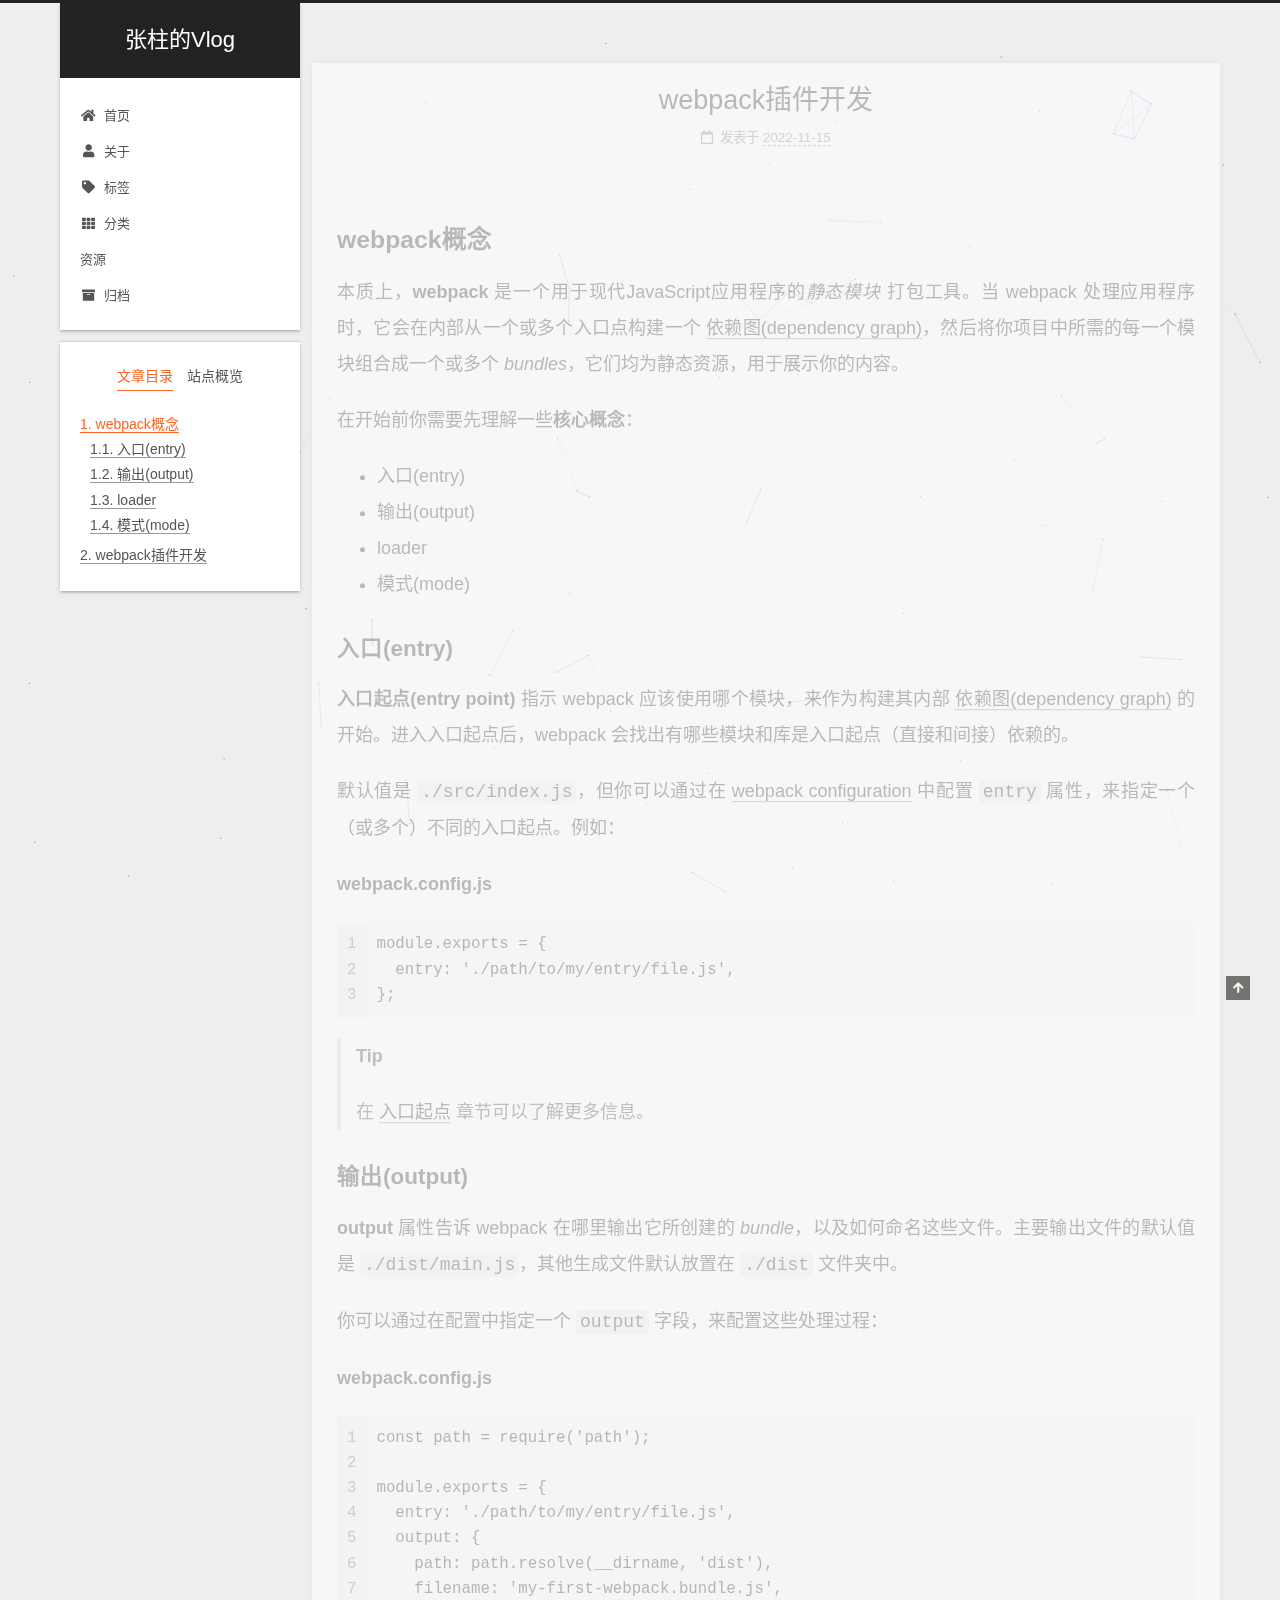
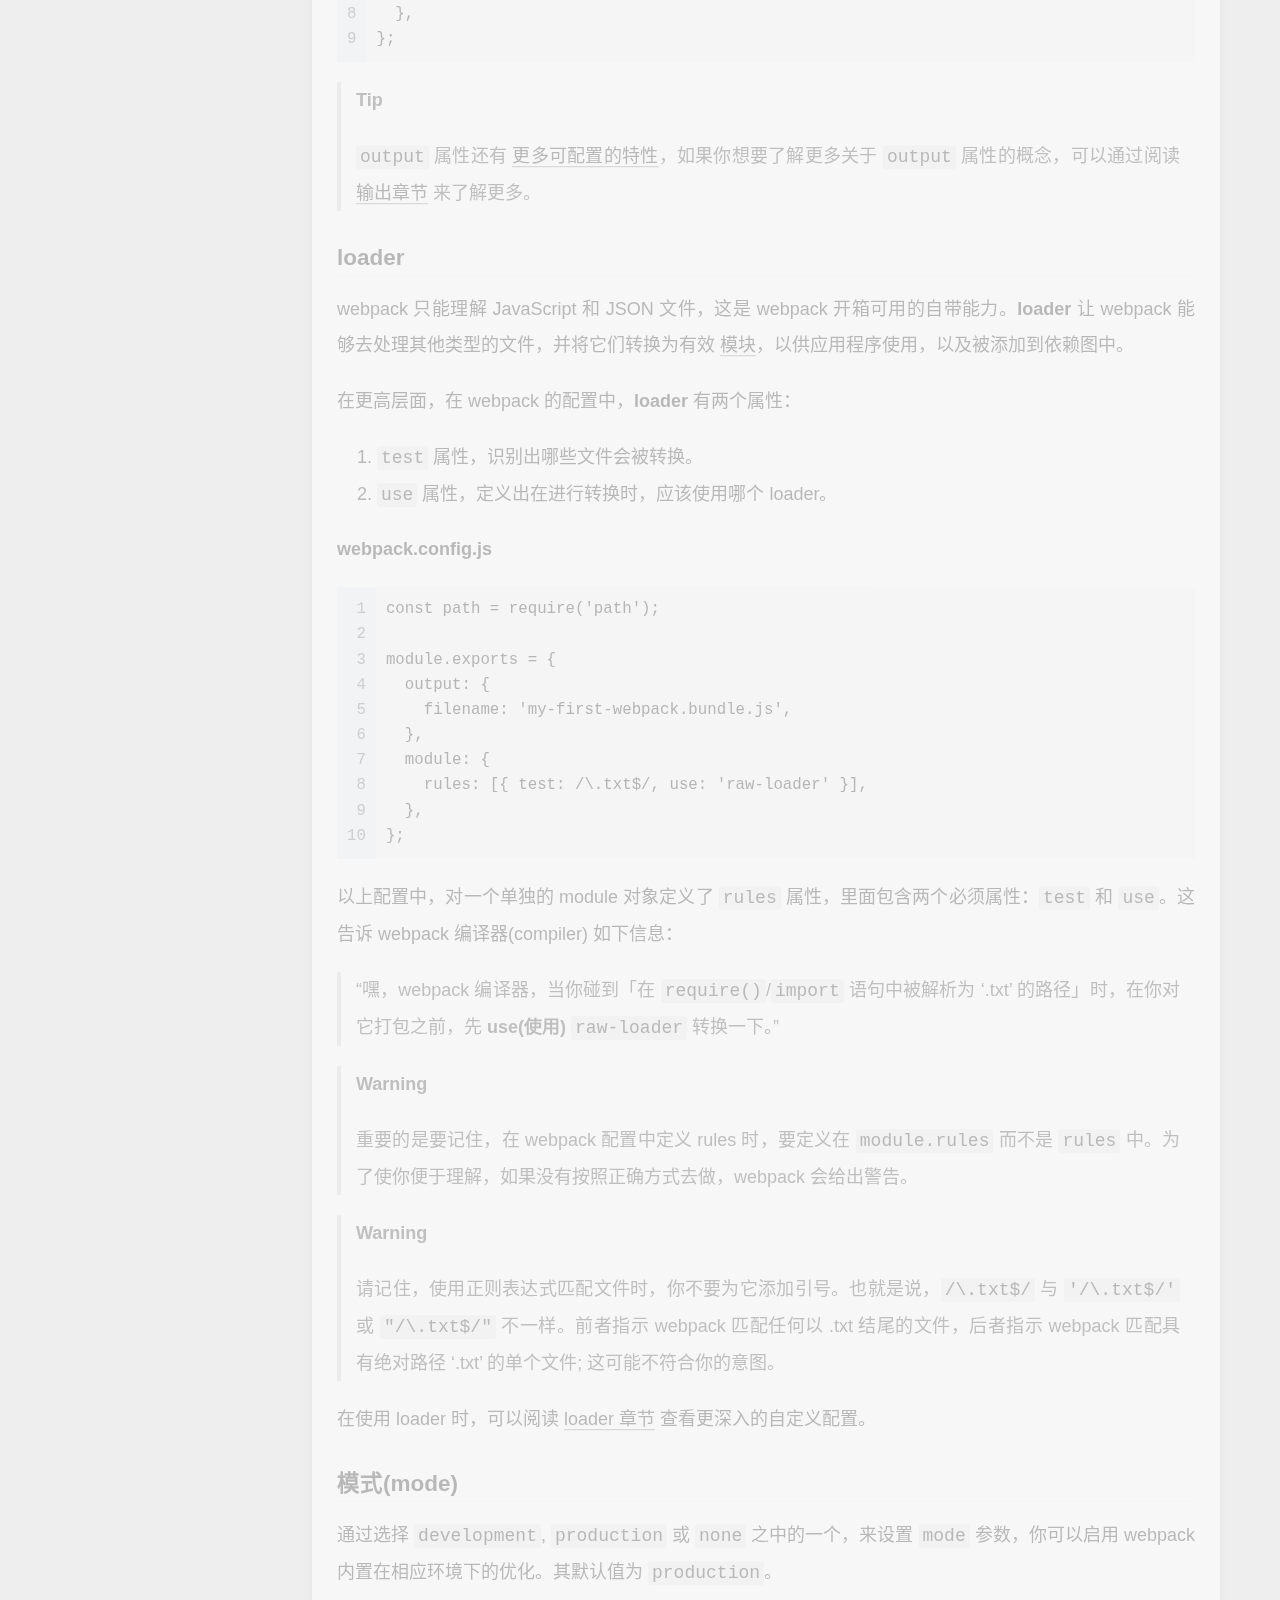
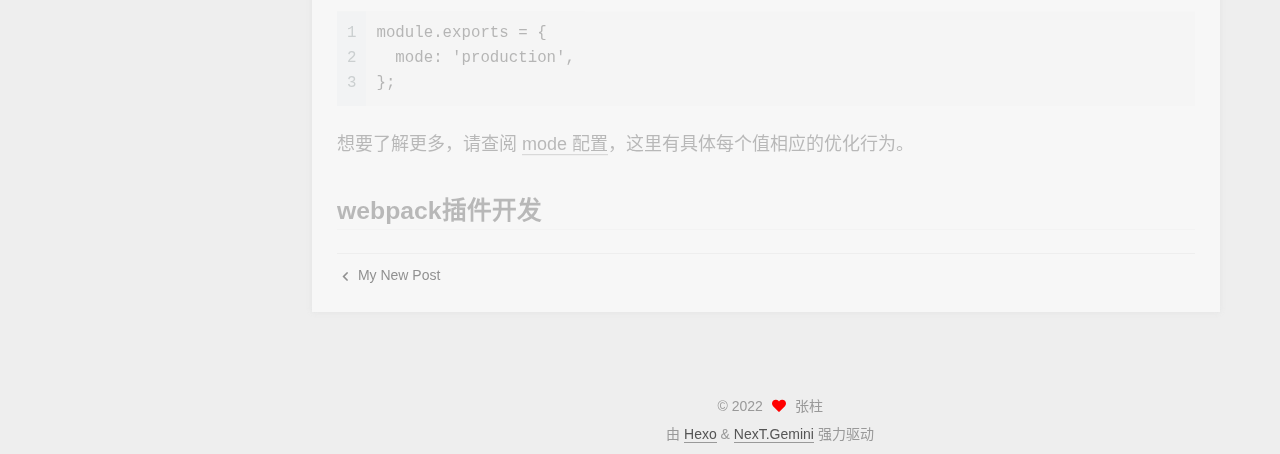
<file: 2022/11/15/webpack插件开发/index.html>
<!DOCTYPE html>
<html lang="zh-CN">
<head>
  <meta charset="UTF-8">
<meta name="viewport" content="width=device-width, initial-scale=1, maximum-scale=2">
<meta name="theme-color" content="#222">
<meta name="generator" content="Hexo 6.3.0">
  <link rel="apple-touch-icon" sizes="180x180" href="/images/apple-touch-icon-next.png">
  <link rel="icon" type="image/png" sizes="32x32" href="/images/favicon-32x32-next.png">
  <link rel="icon" type="image/png" sizes="16x16" href="/images/favicon-16x16-next.png">
  <link rel="mask-icon" href="/images/logo.svg" color="#222">

<link rel="stylesheet" href="/css/main.css">


<link rel="stylesheet" href="/lib/font-awesome/css/all.min.css">

<script id="hexo-configurations">
    var NexT = window.NexT || {};
    var CONFIG = {"hostname":"example.com","root":"/","scheme":"Gemini","version":"7.8.0","exturl":false,"sidebar":{"position":"left","display":"post","padding":18,"offset":12,"onmobile":false},"copycode":{"enable":false,"show_result":false,"style":null},"back2top":{"enable":true,"sidebar":false,"scrollpercent":false},"bookmark":{"enable":false,"color":"#222","save":"auto"},"fancybox":false,"mediumzoom":false,"lazyload":false,"pangu":false,"comments":{"style":"tabs","active":null,"storage":true,"lazyload":false,"nav":null},"algolia":{"hits":{"per_page":10},"labels":{"input_placeholder":"Search for Posts","hits_empty":"We didn't find any results for the search: ${query}","hits_stats":"${hits} results found in ${time} ms"}},"localsearch":{"enable":false,"trigger":"auto","top_n_per_article":1,"unescape":false,"preload":false},"motion":{"enable":true,"async":false,"transition":{"post_block":"fadeIn","post_header":"slideDownIn","post_body":"slideDownIn","coll_header":"slideLeftIn","sidebar":"slideUpIn"}}};
  </script>

  <meta name="description" content="webpack概念本质上，webpack 是一个用于现代JavaScript应用程序的静态模块 打包工具。当 webpack 处理应用程序时，它会在内部从一个或多个入口点构建一个 依赖图(dependency graph)，然后将你项目中所需的每一个模块组合成一个或多个 bundles，它们均为静态资源，用于展示你的内容。 在开始前你需要先理解一些核心概念：  入口(entry) 输出(outpu">
<meta property="og:type" content="article">
<meta property="og:title" content="webpack插件开发">
<meta property="og:url" content="http://example.com/2022/11/15/webpack%E6%8F%92%E4%BB%B6%E5%BC%80%E5%8F%91/index.html">
<meta property="og:site_name" content="张柱的Vlog">
<meta property="og:description" content="webpack概念本质上，webpack 是一个用于现代JavaScript应用程序的静态模块 打包工具。当 webpack 处理应用程序时，它会在内部从一个或多个入口点构建一个 依赖图(dependency graph)，然后将你项目中所需的每一个模块组合成一个或多个 bundles，它们均为静态资源，用于展示你的内容。 在开始前你需要先理解一些核心概念：  入口(entry) 输出(outpu">
<meta property="og:locale" content="zh_CN">
<meta property="article:published_time" content="2022-11-15T06:54:32.000Z">
<meta property="article:modified_time" content="2022-11-15T09:14:37.517Z">
<meta property="article:author" content="张柱">
<meta name="twitter:card" content="summary">

<link rel="canonical" href="http://example.com/2022/11/15/webpack%E6%8F%92%E4%BB%B6%E5%BC%80%E5%8F%91/">


<script id="page-configurations">
  // https://hexo.io/docs/variables.html
  CONFIG.page = {
    sidebar: "",
    isHome : false,
    isPost : true,
    lang   : 'zh-CN'
  };
</script>

  <title>webpack插件开发 | 张柱的Vlog</title>
  






  <noscript>
  <style>
  .use-motion .brand,
  .use-motion .menu-item,
  .sidebar-inner,
  .use-motion .post-block,
  .use-motion .pagination,
  .use-motion .comments,
  .use-motion .post-header,
  .use-motion .post-body,
  .use-motion .collection-header { opacity: initial; }

  .use-motion .site-title,
  .use-motion .site-subtitle {
    opacity: initial;
    top: initial;
  }

  .use-motion .logo-line-before i { left: initial; }
  .use-motion .logo-line-after i { right: initial; }
  </style>
</noscript>

</head>

<body itemscope itemtype="http://schema.org/WebPage">
  <div class="container use-motion">
    <div class="headband"></div>

    <header class="header" itemscope itemtype="http://schema.org/WPHeader">
      <div class="header-inner"><div class="site-brand-container">
  <div class="site-nav-toggle">
    <div class="toggle" aria-label="切换导航栏">
      <span class="toggle-line toggle-line-first"></span>
      <span class="toggle-line toggle-line-middle"></span>
      <span class="toggle-line toggle-line-last"></span>
    </div>
  </div>

  <div class="site-meta">

    <a href="/" class="brand" rel="start">
      <span class="logo-line-before"><i></i></span>
      <h1 class="site-title">张柱的Vlog</h1>
      <span class="logo-line-after"><i></i></span>
    </a>
  </div>

  <div class="site-nav-right">
    <div class="toggle popup-trigger">
    </div>
  </div>
</div>




<nav class="site-nav">
  <ul id="menu" class="main-menu menu">
        <li class="menu-item menu-item-home">

    <a href="/" rel="section"><i class="fa fa-home fa-fw"></i>首页</a>

  </li>
        <li class="menu-item menu-item-about">

    <a href="/about/" rel="section"><i class="fa fa-user fa-fw"></i>关于</a>

  </li>
        <li class="menu-item menu-item-tags">

    <a href="/tags/" rel="section"><i class="fa fa-tag fa-fw"></i>标签</a>

  </li>
        <li class="menu-item menu-item-categories">

    <a href="/categories/" rel="section"><i class="fa fa-th fa-fw"></i>分类</a>

  </li>
        <li class="menu-item menu-item-resources">

    <a href="/resources" rel="section"><i class="download fa-fw"></i>资源</a>

  </li>
        <li class="menu-item menu-item-archives">

    <a href="/archives/" rel="section"><i class="fa fa-archive fa-fw"></i>归档</a>

  </li>
  </ul>
</nav>




</div>
    </header>

    
  <div class="back-to-top">
    <i class="fa fa-arrow-up"></i>
    <span>0%</span>
  </div>


    <main class="main">
      <div class="main-inner">
        <div class="content-wrap">
          

          <div class="content post posts-expand">
            

    
  
  
  <article itemscope itemtype="http://schema.org/Article" class="post-block" lang="zh-CN">
    <link itemprop="mainEntityOfPage" href="http://example.com/2022/11/15/webpack%E6%8F%92%E4%BB%B6%E5%BC%80%E5%8F%91/">

    <span hidden itemprop="author" itemscope itemtype="http://schema.org/Person">
      <meta itemprop="image" content="/images/avatar.gif">
      <meta itemprop="name" content="张柱">
      <meta itemprop="description" content="选择有时候比努力更重要">
    </span>

    <span hidden itemprop="publisher" itemscope itemtype="http://schema.org/Organization">
      <meta itemprop="name" content="张柱的Vlog">
    </span>
      <header class="post-header">
        <h1 class="post-title" itemprop="name headline">
          webpack插件开发
        </h1>

        <div class="post-meta">
            <span class="post-meta-item">
              <span class="post-meta-item-icon">
                <i class="far fa-calendar"></i>
              </span>
              <span class="post-meta-item-text">发表于</span>
              

              <time title="创建时间：2022-11-15 14:54:32 / 修改时间：17:14:37" itemprop="dateCreated datePublished" datetime="2022-11-15T14:54:32+08:00">2022-11-15</time>
            </span>

          

        </div>
      </header>

    
    
    
    <div class="post-body" itemprop="articleBody">

      
        <h2 id="webpack概念"><a href="#webpack概念" class="headerlink" title="webpack概念"></a>webpack概念</h2><p>本质上，<strong>webpack</strong> 是一个用于现代JavaScript应用程序的<em>静态模块</em> 打包工具。当 webpack 处理应用程序时，它会在内部从一个或多个入口点构建一个 <a target="_blank" rel="noopener" href="https://webpack.docschina.org/concepts/dependency-graph/">依赖图(dependency graph)</a>，然后将你项目中所需的每一个模块组合成一个或多个 <em>bundles</em>，它们均为静态资源，用于展示你的内容。</p>
<p>在开始前你需要先理解一些<strong>核心概念</strong>：</p>
<ul>
<li>入口(entry)</li>
<li>输出(output)</li>
<li>loader</li>
<li>模式(mode)</li>
</ul>
<h3 id="入口-entry"><a href="#入口-entry" class="headerlink" title="入口(entry)"></a>入口(entry)</h3><p><strong>入口起点(entry point)</strong> 指示 webpack 应该使用哪个模块，来作为构建其内部 <a target="_blank" rel="noopener" href="https://webpack.docschina.org/concepts/dependency-graph/">依赖图(dependency graph)</a> 的开始。进入入口起点后，webpack 会找出有哪些模块和库是入口起点（直接和间接）依赖的。</p>
<p>默认值是 <code>./src/index.js</code>，但你可以通过在 <a target="_blank" rel="noopener" href="https://webpack.docschina.org/configuration">webpack configuration</a> 中配置 <code>entry</code> 属性，来指定一个（或多个）不同的入口起点。例如：</p>
<p><strong>webpack.config.js</strong></p>
<figure class="highlight plaintext"><table><tr><td class="gutter"><pre><span class="line">1</span><br><span class="line">2</span><br><span class="line">3</span><br></pre></td><td class="code"><pre><span class="line">module.exports = &#123;</span><br><span class="line">  entry: &#x27;./path/to/my/entry/file.js&#x27;,</span><br><span class="line">&#125;;</span><br></pre></td></tr></table></figure>

<blockquote>
<p><strong>Tip</strong></p>
<p>在 <a target="_blank" rel="noopener" href="https://webpack.docschina.org/concepts/entry-points">入口起点</a> 章节可以了解更多信息。</p>
</blockquote>
<h3 id="输出-output"><a href="#输出-output" class="headerlink" title="输出(output)"></a>输出(output)</h3><p><strong>output</strong> 属性告诉 webpack 在哪里输出它所创建的 <em>bundle</em>，以及如何命名这些文件。主要输出文件的默认值是 <code>./dist/main.js</code>，其他生成文件默认放置在 <code>./dist</code> 文件夹中。</p>
<p>你可以通过在配置中指定一个 <code>output</code> 字段，来配置这些处理过程：</p>
<p><strong>webpack.config.js</strong></p>
<figure class="highlight plaintext"><table><tr><td class="gutter"><pre><span class="line">1</span><br><span class="line">2</span><br><span class="line">3</span><br><span class="line">4</span><br><span class="line">5</span><br><span class="line">6</span><br><span class="line">7</span><br><span class="line">8</span><br><span class="line">9</span><br></pre></td><td class="code"><pre><span class="line">const path = require(&#x27;path&#x27;);</span><br><span class="line"></span><br><span class="line">module.exports = &#123;</span><br><span class="line">  entry: &#x27;./path/to/my/entry/file.js&#x27;,</span><br><span class="line">  output: &#123;</span><br><span class="line">    path: path.resolve(__dirname, &#x27;dist&#x27;),</span><br><span class="line">    filename: &#x27;my-first-webpack.bundle.js&#x27;,</span><br><span class="line">  &#125;,</span><br><span class="line">&#125;;</span><br></pre></td></tr></table></figure>

<blockquote>
<p> <strong>Tip</strong></p>
<p><code>output</code> 属性还有 <a target="_blank" rel="noopener" href="https://webpack.docschina.org/configuration/output">更多可配置的特性</a>，如果你想要了解更多关于 <code>output</code> 属性的概念，可以通过阅读 <a target="_blank" rel="noopener" href="https://webpack.docschina.org/concepts/output">输出章节</a> 来了解更多。</p>
</blockquote>
<h3 id="loader"><a href="#loader" class="headerlink" title="loader"></a>loader</h3><p>webpack 只能理解 JavaScript 和 JSON 文件，这是 webpack 开箱可用的自带能力。<strong>loader</strong> 让 webpack 能够去处理其他类型的文件，并将它们转换为有效 <a target="_blank" rel="noopener" href="https://webpack.docschina.org/concepts/modules">模块</a>，以供应用程序使用，以及被添加到依赖图中。</p>
<p>在更高层面，在 webpack 的配置中，<strong>loader</strong> 有两个属性：</p>
<ol>
<li><code>test</code> 属性，识别出哪些文件会被转换。</li>
<li><code>use</code> 属性，定义出在进行转换时，应该使用哪个 loader。</li>
</ol>
<p><strong>webpack.config.js</strong></p>
<figure class="highlight plaintext"><table><tr><td class="gutter"><pre><span class="line">1</span><br><span class="line">2</span><br><span class="line">3</span><br><span class="line">4</span><br><span class="line">5</span><br><span class="line">6</span><br><span class="line">7</span><br><span class="line">8</span><br><span class="line">9</span><br><span class="line">10</span><br></pre></td><td class="code"><pre><span class="line">const path = require(&#x27;path&#x27;);</span><br><span class="line"></span><br><span class="line">module.exports = &#123;</span><br><span class="line">  output: &#123;</span><br><span class="line">    filename: &#x27;my-first-webpack.bundle.js&#x27;,</span><br><span class="line">  &#125;,</span><br><span class="line">  module: &#123;</span><br><span class="line">    rules: [&#123; test: /\.txt$/, use: &#x27;raw-loader&#x27; &#125;],</span><br><span class="line">  &#125;,</span><br><span class="line">&#125;;</span><br></pre></td></tr></table></figure>

<p>以上配置中，对一个单独的 module 对象定义了 <code>rules</code> 属性，里面包含两个必须属性：<code>test</code> 和 <code>use</code>。这告诉 webpack 编译器(compiler) 如下信息：</p>
<blockquote>
<p>“嘿，webpack 编译器，当你碰到「在 <code>require()</code>&#x2F;<code>import</code> 语句中被解析为 ‘.txt’ 的路径」时，在你对它打包之前，先 <strong>use(使用)</strong> <code>raw-loader</code> 转换一下。”</p>
</blockquote>
<blockquote>
<p> <strong>Warning</strong> </p>
<p>重要的是要记住，在 webpack 配置中定义 rules 时，要定义在 <code>module.rules</code> 而不是 <code>rules</code> 中。为了使你便于理解，如果没有按照正确方式去做，webpack 会给出警告。</p>
</blockquote>
<blockquote>
<p> <strong>Warning</strong> </p>
<p>请记住，使用正则表达式匹配文件时，你不要为它添加引号。也就是说，<code>/\.txt$/</code> 与 <code>&#39;/\.txt$/&#39;</code> 或 <code>&quot;/\.txt$/&quot;</code> 不一样。前者指示 webpack 匹配任何以 .txt 结尾的文件，后者指示 webpack 匹配具有绝对路径 ‘.txt’ 的单个文件; 这可能不符合你的意图。</p>
</blockquote>
<p>在使用 loader 时，可以阅读 <a target="_blank" rel="noopener" href="https://webpack.docschina.org/concepts/loaders">loader 章节</a> 查看更深入的自定义配置。</p>
<h3 id="模式-mode"><a href="#模式-mode" class="headerlink" title="模式(mode)"></a>模式(mode)</h3><p>通过选择 <code>development</code>, <code>production</code> 或 <code>none</code> 之中的一个，来设置 <code>mode</code> 参数，你可以启用 webpack 内置在相应环境下的优化。其默认值为 <code>production</code>。</p>
<figure class="highlight plaintext"><table><tr><td class="gutter"><pre><span class="line">1</span><br><span class="line">2</span><br><span class="line">3</span><br></pre></td><td class="code"><pre><span class="line">module.exports = &#123;</span><br><span class="line">  mode: &#x27;production&#x27;,</span><br><span class="line">&#125;;</span><br></pre></td></tr></table></figure>

<p>想要了解更多，请查阅 <a target="_blank" rel="noopener" href="https://webpack.docschina.org/configuration/mode">mode 配置</a>，这里有具体每个值相应的优化行为。</p>
<h2 id="webpack插件开发"><a href="#webpack插件开发" class="headerlink" title="webpack插件开发"></a>webpack插件开发</h2>
    </div>

    
    
    

      <footer class="post-footer">

        


        
    <div class="post-nav">
      <div class="post-nav-item">
    <a href="/2022/11/14/My-New-Post/" rel="prev" title="My New Post">
      <i class="fa fa-chevron-left"></i> My New Post
    </a></div>
      <div class="post-nav-item"></div>
    </div>
      </footer>
    
  </article>
  
  
  



          </div>
          

<script>
  window.addEventListener('tabs:register', () => {
    let { activeClass } = CONFIG.comments;
    if (CONFIG.comments.storage) {
      activeClass = localStorage.getItem('comments_active') || activeClass;
    }
    if (activeClass) {
      let activeTab = document.querySelector(`a[href="#comment-${activeClass}"]`);
      if (activeTab) {
        activeTab.click();
      }
    }
  });
  if (CONFIG.comments.storage) {
    window.addEventListener('tabs:click', event => {
      if (!event.target.matches('.tabs-comment .tab-content .tab-pane')) return;
      let commentClass = event.target.classList[1];
      localStorage.setItem('comments_active', commentClass);
    });
  }
</script>

        </div>
          
  
  <div class="toggle sidebar-toggle">
    <span class="toggle-line toggle-line-first"></span>
    <span class="toggle-line toggle-line-middle"></span>
    <span class="toggle-line toggle-line-last"></span>
  </div>

  <aside class="sidebar">
    <div class="sidebar-inner">

      <ul class="sidebar-nav motion-element">
        <li class="sidebar-nav-toc">
          文章目录
        </li>
        <li class="sidebar-nav-overview">
          站点概览
        </li>
      </ul>

      <!--noindex-->
      <div class="post-toc-wrap sidebar-panel">
          <div class="post-toc motion-element"><ol class="nav"><li class="nav-item nav-level-2"><a class="nav-link" href="#webpack%E6%A6%82%E5%BF%B5"><span class="nav-number">1.</span> <span class="nav-text">webpack概念</span></a><ol class="nav-child"><li class="nav-item nav-level-3"><a class="nav-link" href="#%E5%85%A5%E5%8F%A3-entry"><span class="nav-number">1.1.</span> <span class="nav-text">入口(entry)</span></a></li><li class="nav-item nav-level-3"><a class="nav-link" href="#%E8%BE%93%E5%87%BA-output"><span class="nav-number">1.2.</span> <span class="nav-text">输出(output)</span></a></li><li class="nav-item nav-level-3"><a class="nav-link" href="#loader"><span class="nav-number">1.3.</span> <span class="nav-text">loader</span></a></li><li class="nav-item nav-level-3"><a class="nav-link" href="#%E6%A8%A1%E5%BC%8F-mode"><span class="nav-number">1.4.</span> <span class="nav-text">模式(mode)</span></a></li></ol></li><li class="nav-item nav-level-2"><a class="nav-link" href="#webpack%E6%8F%92%E4%BB%B6%E5%BC%80%E5%8F%91"><span class="nav-number">2.</span> <span class="nav-text">webpack插件开发</span></a></li></ol></div>
      </div>
      <!--/noindex-->

      <div class="site-overview-wrap sidebar-panel">
        <div class="site-author motion-element" itemprop="author" itemscope itemtype="http://schema.org/Person">
    <img class="site-author-image" itemprop="image" alt="张柱"
      src="/images/avatar.gif">
  <p class="site-author-name" itemprop="name">张柱</p>
  <div class="site-description" itemprop="description">选择有时候比努力更重要</div>
</div>
<div class="site-state-wrap motion-element">
  <nav class="site-state">
      <div class="site-state-item site-state-posts">
          <a href="/archives/">
        
          <span class="site-state-item-count">3</span>
          <span class="site-state-item-name">日志</span>
        </a>
      </div>
  </nav>
</div>



      </div>

    </div>
  </aside>
  <div id="sidebar-dimmer"></div>


      </div>
    </main>

    <footer class="footer">
      <div class="footer-inner">
        

        

<div class="copyright">
  
  &copy; 
  <span itemprop="copyrightYear">2022</span>
  <span class="with-love">
    <i class="fa fa-heart"></i>
  </span>
  <span class="author" itemprop="copyrightHolder">张柱</span>
</div>
  <div class="powered-by">由 <a href="https://hexo.io/" class="theme-link" rel="noopener" target="_blank">Hexo</a> & <a href="https://theme-next.org/" class="theme-link" rel="noopener" target="_blank">NexT.Gemini</a> 强力驱动
  </div>

        








      </div>
    </footer>
  </div>

  
  
  <script color='0,0,255' opacity='0.5' zIndex='-1' count='99' src="/lib/canvas-nest/canvas-nest.min.js"></script>
  <script src="/lib/anime.min.js"></script>
  <script src="/lib/velocity/velocity.min.js"></script>
  <script src="/lib/velocity/velocity.ui.min.js"></script>

<script src="/js/utils.js"></script>

<script src="/js/motion.js"></script>


<script src="/js/schemes/pisces.js"></script>


<script src="/js/next-boot.js"></script>




  















  

  

</body>
</html>
</file>
<file: css/main.css>
:root {
  --body-bg-color: #eee;
  --content-bg-color: #fff;
  --card-bg-color: #f5f5f5;
  --text-color: #555;
  --blockquote-color: #666;
  --link-color: #555;
  --link-hover-color: #222;
  --brand-color: #fff;
  --brand-hover-color: #fff;
  --table-row-odd-bg-color: #f9f9f9;
  --table-row-hover-bg-color: #f5f5f5;
  --menu-item-bg-color: #f5f5f5;
  --btn-default-bg: #fff;
  --btn-default-color: #555;
  --btn-default-border-color: #555;
  --btn-default-hover-bg: #222;
  --btn-default-hover-color: #fff;
  --btn-default-hover-border-color: #222;
}
html {
  line-height: 1.15; /* 1 */
  -webkit-text-size-adjust: 100%; /* 2 */
}
body {
  margin: 0;
}
main {
  display: block;
}
h1 {
  font-size: 2em;
  margin: 0.67em 0;
}
hr {
  box-sizing: content-box; /* 1 */
  height: 0; /* 1 */
  overflow: visible; /* 2 */
}
pre {
  font-family: monospace, monospace; /* 1 */
  font-size: 1em; /* 2 */
}
a {
  background: transparent;
}
abbr[title] {
  border-bottom: none; /* 1 */
  text-decoration: underline; /* 2 */
  text-decoration: underline dotted; /* 2 */
}
b,
strong {
  font-weight: bolder;
}
code,
kbd,
samp {
  font-family: monospace, monospace; /* 1 */
  font-size: 1em; /* 2 */
}
small {
  font-size: 80%;
}
sub,
sup {
  font-size: 75%;
  line-height: 0;
  position: relative;
  vertical-align: baseline;
}
sub {
  bottom: -0.25em;
}
sup {
  top: -0.5em;
}
img {
  border-style: none;
}
button,
input,
optgroup,
select,
textarea {
  font-family: inherit; /* 1 */
  font-size: 100%; /* 1 */
  line-height: 1.15; /* 1 */
  margin: 0; /* 2 */
}
button,
input {
/* 1 */
  overflow: visible;
}
button,
select {
/* 1 */
  text-transform: none;
}
button,
[type='button'],
[type='reset'],
[type='submit'] {
  -webkit-appearance: button;
}
button::-moz-focus-inner,
[type='button']::-moz-focus-inner,
[type='reset']::-moz-focus-inner,
[type='submit']::-moz-focus-inner {
  border-style: none;
  padding: 0;
}
button:-moz-focusring,
[type='button']:-moz-focusring,
[type='reset']:-moz-focusring,
[type='submit']:-moz-focusring {
  outline: 1px dotted ButtonText;
}
fieldset {
  padding: 0.35em 0.75em 0.625em;
}
legend {
  box-sizing: border-box; /* 1 */
  color: inherit; /* 2 */
  display: table; /* 1 */
  max-width: 100%; /* 1 */
  padding: 0; /* 3 */
  white-space: normal; /* 1 */
}
progress {
  vertical-align: baseline;
}
textarea {
  overflow: auto;
}
[type='checkbox'],
[type='radio'] {
  box-sizing: border-box; /* 1 */
  padding: 0; /* 2 */
}
[type='number']::-webkit-inner-spin-button,
[type='number']::-webkit-outer-spin-button {
  height: auto;
}
[type='search'] {
  outline-offset: -2px; /* 2 */
  -webkit-appearance: textfield; /* 1 */
}
[type='search']::-webkit-search-decoration {
  -webkit-appearance: none;
}
::-webkit-file-upload-button {
  font: inherit; /* 2 */
  -webkit-appearance: button; /* 1 */
}
details {
  display: block;
}
summary {
  display: list-item;
}
template {
  display: none;
}
[hidden] {
  display: none;
}
::selection {
  background: #262a30;
  color: #eee;
}
html,
body {
  height: 100%;
}
body {
  background: var(--body-bg-color);
  color: var(--text-color);
  font-family: 'Lato', "PingFang SC", "Microsoft YaHei", sans-serif;
  font-size: 1em;
  line-height: 2;
}
@media (max-width: 991px) {
  body {
    padding-left: 0 !important;
    padding-right: 0 !important;
  }
}
h1,
h2,
h3,
h4,
h5,
h6 {
  font-family: 'Lato', "PingFang SC", "Microsoft YaHei", sans-serif;
  font-weight: bold;
  line-height: 1.5;
  margin: 20px 0 15px;
}
h1 {
  font-size: 1.5em;
}
h2 {
  font-size: 1.375em;
}
h3 {
  font-size: 1.25em;
}
h4 {
  font-size: 1.125em;
}
h5 {
  font-size: 1em;
}
h6 {
  font-size: 0.875em;
}
p {
  margin: 0 0 20px 0;
}
a,
span.exturl {
  border-bottom: 1px solid #999;
  color: var(--link-color);
  outline: 0;
  text-decoration: none;
  overflow-wrap: break-word;
  word-wrap: break-word;
  cursor: pointer;
}
a:hover,
span.exturl:hover {
  border-bottom-color: var(--link-hover-color);
  color: var(--link-hover-color);
}
iframe,
img,
video {
  display: block;
  margin-left: auto;
  margin-right: auto;
  max-width: 100%;
}
hr {
  background-image: repeating-linear-gradient(-45deg, #ddd, #ddd 4px, transparent 4px, transparent 8px);
  border: 0;
  height: 3px;
  margin: 40px 0;
}
blockquote {
  border-left: 4px solid #ddd;
  color: var(--blockquote-color);
  margin: 0;
  padding: 0 15px;
}
blockquote cite::before {
  content: '-';
  padding: 0 5px;
}
dt {
  font-weight: bold;
}
dd {
  margin: 0;
  padding: 0;
}
kbd {
  background-color: #f5f5f5;
  background-image: linear-gradient(#eee, #fff, #eee);
  border: 1px solid #ccc;
  border-radius: 0.2em;
  box-shadow: 0.1em 0.1em 0.2em rgba(0,0,0,0.1);
  color: #555;
  font-family: inherit;
  padding: 0.1em 0.3em;
  white-space: nowrap;
}
.table-container {
  overflow: auto;
}
table {
  border-collapse: collapse;
  border-spacing: 0;
  font-size: 0.875em;
  margin: 0 0 20px 0;
  width: 100%;
}
tbody tr:nth-of-type(odd) {
  background: var(--table-row-odd-bg-color);
}
tbody tr:hover {
  background: var(--table-row-hover-bg-color);
}
caption,
th,
td {
  font-weight: normal;
  padding: 8px;
  vertical-align: middle;
}
th,
td {
  border: 1px solid #ddd;
  border-bottom: 3px solid #ddd;
}
th {
  font-weight: 700;
  padding-bottom: 10px;
}
td {
  border-bottom-width: 1px;
}
.btn {
  background: var(--btn-default-bg);
  border: 2px solid var(--btn-default-border-color);
  border-radius: 2px;
  color: var(--btn-default-color);
  display: inline-block;
  font-size: 0.875em;
  line-height: 2;
  padding: 0 20px;
  text-decoration: none;
  transition-property: background-color;
  transition-delay: 0s;
  transition-duration: 0.2s;
  transition-timing-function: ease-in-out;
}
.btn:hover {
  background: var(--btn-default-hover-bg);
  border-color: var(--btn-default-hover-border-color);
  color: var(--btn-default-hover-color);
}
.btn + .btn {
  margin: 0 0 8px 8px;
}
.btn .fa-fw {
  text-align: left;
  width: 1.285714285714286em;
}
.toggle {
  line-height: 0;
}
.toggle .toggle-line {
  background: #fff;
  display: inline-block;
  height: 2px;
  left: 0;
  position: relative;
  top: 0;
  transition: all 0.4s;
  vertical-align: top;
  width: 100%;
}
.toggle .toggle-line:not(:first-child) {
  margin-top: 3px;
}
.toggle.toggle-arrow .toggle-line-first {
  left: 50%;
  top: 2px;
  transform: rotate(45deg);
  width: 50%;
}
.toggle.toggle-arrow .toggle-line-middle {
  left: 2px;
  width: 90%;
}
.toggle.toggle-arrow .toggle-line-last {
  left: 50%;
  top: -2px;
  transform: rotate(-45deg);
  width: 50%;
}
.toggle.toggle-close .toggle-line-first {
  transform: rotate(-45deg);
  top: 5px;
}
.toggle.toggle-close .toggle-line-middle {
  opacity: 0;
}
.toggle.toggle-close .toggle-line-last {
  transform: rotate(45deg);
  top: -5px;
}
.highlight,
pre {
  background: #f7f7f7;
  color: #4d4d4c;
  line-height: 1.6;
  margin: 0 auto 20px;
}
pre,
code {
  font-family: consolas, Menlo, monospace, "PingFang SC", "Microsoft YaHei";
}
code {
  background: #eee;
  border-radius: 3px;
  color: #555;
  padding: 2px 4px;
  overflow-wrap: break-word;
  word-wrap: break-word;
}
.highlight *::selection {
  background: #d6d6d6;
}
.highlight pre {
  border: 0;
  margin: 0;
  padding: 10px 0;
}
.highlight table {
  border: 0;
  margin: 0;
  width: auto;
}
.highlight td {
  border: 0;
  padding: 0;
}
.highlight figcaption {
  background: #eff2f3;
  color: #4d4d4c;
  display: flex;
  font-size: 0.875em;
  justify-content: space-between;
  line-height: 1.2;
  padding: 0.5em;
}
.highlight figcaption a {
  color: #4d4d4c;
}
.highlight figcaption a:hover {
  border-bottom-color: #4d4d4c;
}
.highlight .gutter {
  -moz-user-select: none;
  -ms-user-select: none;
  -webkit-user-select: none;
  user-select: none;
}
.highlight .gutter pre {
  background: #eff2f3;
  color: #869194;
  padding-left: 10px;
  padding-right: 10px;
  text-align: right;
}
.highlight .code pre {
  background: #f7f7f7;
  padding-left: 10px;
  width: 100%;
}
.gist table {
  width: auto;
}
.gist table td {
  border: 0;
}
pre {
  overflow: auto;
  padding: 10px;
}
pre code {
  background: none;
  color: #4d4d4c;
  font-size: 0.875em;
  padding: 0;
  text-shadow: none;
}
pre .deletion {
  background: #fdd;
}
pre .addition {
  background: #dfd;
}
pre .meta {
  color: #eab700;
  -moz-user-select: none;
  -ms-user-select: none;
  -webkit-user-select: none;
  user-select: none;
}
pre .comment {
  color: #8e908c;
}
pre .variable,
pre .attribute,
pre .tag,
pre .name,
pre .regexp,
pre .ruby .constant,
pre .xml .tag .title,
pre .xml .pi,
pre .xml .doctype,
pre .html .doctype,
pre .css .id,
pre .css .class,
pre .css .pseudo {
  color: #c82829;
}
pre .number,
pre .preprocessor,
pre .built_in,
pre .builtin-name,
pre .literal,
pre .params,
pre .constant,
pre .command {
  color: #f5871f;
}
pre .ruby .class .title,
pre .css .rules .attribute,
pre .string,
pre .symbol,
pre .value,
pre .inheritance,
pre .header,
pre .ruby .symbol,
pre .xml .cdata,
pre .special,
pre .formula {
  color: #718c00;
}
pre .title,
pre .css .hexcolor {
  color: #3e999f;
}
pre .function,
pre .python .decorator,
pre .python .title,
pre .ruby .function .title,
pre .ruby .title .keyword,
pre .perl .sub,
pre .javascript .title,
pre .coffeescript .title {
  color: #4271ae;
}
pre .keyword,
pre .javascript .function {
  color: #8959a8;
}
.blockquote-center {
  border-left: none;
  margin: 40px 0;
  padding: 0;
  position: relative;
  text-align: center;
}
.blockquote-center .fa {
  display: block;
  opacity: 0.6;
  position: absolute;
  width: 100%;
}
.blockquote-center .fa-quote-left {
  border-top: 1px solid #ccc;
  text-align: left;
  top: -20px;
}
.blockquote-center .fa-quote-right {
  border-bottom: 1px solid #ccc;
  text-align: right;
  bottom: -20px;
}
.blockquote-center p,
.blockquote-center div {
  text-align: center;
}
.post-body .group-picture img {
  margin: 0 auto;
  padding: 0 3px;
}
.group-picture-row {
  margin-bottom: 6px;
  overflow: hidden;
}
.group-picture-column {
  float: left;
  margin-bottom: 10px;
}
.post-body .label {
  color: #555;
  display: inline;
  padding: 0 2px;
}
.post-body .label.default {
  background: #f0f0f0;
}
.post-body .label.primary {
  background: #efe6f7;
}
.post-body .label.info {
  background: #e5f2f8;
}
.post-body .label.success {
  background: #e7f4e9;
}
.post-body .label.warning {
  background: #fcf6e1;
}
.post-body .label.danger {
  background: #fae8eb;
}
.post-body .tabs {
  margin-bottom: 20px;
}
.post-body .tabs,
.tabs-comment {
  display: block;
  padding-top: 10px;
  position: relative;
}
.post-body .tabs ul.nav-tabs,
.tabs-comment ul.nav-tabs {
  display: flex;
  flex-wrap: wrap;
  margin: 0;
  margin-bottom: -1px;
  padding: 0;
}
@media (max-width: 413px) {
  .post-body .tabs ul.nav-tabs,
  .tabs-comment ul.nav-tabs {
    display: block;
    margin-bottom: 5px;
  }
}
.post-body .tabs ul.nav-tabs li.tab,
.tabs-comment ul.nav-tabs li.tab {
  border-bottom: 1px solid #ddd;
  border-left: 1px solid transparent;
  border-right: 1px solid transparent;
  border-top: 3px solid transparent;
  flex-grow: 1;
  list-style-type: none;
  border-radius: 0 0 0 0;
}
@media (max-width: 413px) {
  .post-body .tabs ul.nav-tabs li.tab,
  .tabs-comment ul.nav-tabs li.tab {
    border-bottom: 1px solid transparent;
    border-left: 3px solid transparent;
    border-right: 1px solid transparent;
    border-top: 1px solid transparent;
  }
}
@media (max-width: 413px) {
  .post-body .tabs ul.nav-tabs li.tab,
  .tabs-comment ul.nav-tabs li.tab {
    border-radius: 0;
  }
}
.post-body .tabs ul.nav-tabs li.tab a,
.tabs-comment ul.nav-tabs li.tab a {
  border-bottom: initial;
  display: block;
  line-height: 1.8;
  outline: 0;
  padding: 0.25em 0.75em;
  text-align: center;
  transition-delay: 0s;
  transition-duration: 0.2s;
  transition-timing-function: ease-out;
}
.post-body .tabs ul.nav-tabs li.tab a i,
.tabs-comment ul.nav-tabs li.tab a i {
  width: 1.285714285714286em;
}
.post-body .tabs ul.nav-tabs li.tab.active,
.tabs-comment ul.nav-tabs li.tab.active {
  border-bottom: 1px solid transparent;
  border-left: 1px solid #ddd;
  border-right: 1px solid #ddd;
  border-top: 3px solid #fc6423;
}
@media (max-width: 413px) {
  .post-body .tabs ul.nav-tabs li.tab.active,
  .tabs-comment ul.nav-tabs li.tab.active {
    border-bottom: 1px solid #ddd;
    border-left: 3px solid #fc6423;
    border-right: 1px solid #ddd;
    border-top: 1px solid #ddd;
  }
}
.post-body .tabs ul.nav-tabs li.tab.active a,
.tabs-comment ul.nav-tabs li.tab.active a {
  color: var(--link-color);
  cursor: default;
}
.post-body .tabs .tab-content .tab-pane,
.tabs-comment .tab-content .tab-pane {
  border: 1px solid #ddd;
  border-top: 0;
  padding: 20px 20px 0 20px;
  border-radius: 0;
}
.post-body .tabs .tab-content .tab-pane:not(.active),
.tabs-comment .tab-content .tab-pane:not(.active) {
  display: none;
}
.post-body .tabs .tab-content .tab-pane.active,
.tabs-comment .tab-content .tab-pane.active {
  display: block;
}
.post-body .tabs .tab-content .tab-pane.active:nth-of-type(1),
.tabs-comment .tab-content .tab-pane.active:nth-of-type(1) {
  border-radius: 0 0 0 0;
}
@media (max-width: 413px) {
  .post-body .tabs .tab-content .tab-pane.active:nth-of-type(1),
  .tabs-comment .tab-content .tab-pane.active:nth-of-type(1) {
    border-radius: 0;
  }
}
.post-body .note {
  border-radius: 3px;
  margin-bottom: 20px;
  padding: 1em;
  position: relative;
  border: 1px solid #eee;
  border-left-width: 5px;
}
.post-body .note h2,
.post-body .note h3,
.post-body .note h4,
.post-body .note h5,
.post-body .note h6 {
  margin-top: 0;
  border-bottom: initial;
  margin-bottom: 0;
  padding-top: 0;
}
.post-body .note p:first-child,
.post-body .note ul:first-child,
.post-body .note ol:first-child,
.post-body .note table:first-child,
.post-body .note pre:first-child,
.post-body .note blockquote:first-child,
.post-body .note img:first-child {
  margin-top: 0;
}
.post-body .note p:last-child,
.post-body .note ul:last-child,
.post-body .note ol:last-child,
.post-body .note table:last-child,
.post-body .note pre:last-child,
.post-body .note blockquote:last-child,
.post-body .note img:last-child {
  margin-bottom: 0;
}
.post-body .note.default {
  border-left-color: #777;
}
.post-body .note.default h2,
.post-body .note.default h3,
.post-body .note.default h4,
.post-body .note.default h5,
.post-body .note.default h6 {
  color: #777;
}
.post-body .note.primary {
  border-left-color: #6f42c1;
}
.post-body .note.primary h2,
.post-body .note.primary h3,
.post-body .note.primary h4,
.post-body .note.primary h5,
.post-body .note.primary h6 {
  color: #6f42c1;
}
.post-body .note.info {
  border-left-color: #428bca;
}
.post-body .note.info h2,
.post-body .note.info h3,
.post-body .note.info h4,
.post-body .note.info h5,
.post-body .note.info h6 {
  color: #428bca;
}
.post-body .note.success {
  border-left-color: #5cb85c;
}
.post-body .note.success h2,
.post-body .note.success h3,
.post-body .note.success h4,
.post-body .note.success h5,
.post-body .note.success h6 {
  color: #5cb85c;
}
.post-body .note.warning {
  border-left-color: #f0ad4e;
}
.post-body .note.warning h2,
.post-body .note.warning h3,
.post-body .note.warning h4,
.post-body .note.warning h5,
.post-body .note.warning h6 {
  color: #f0ad4e;
}
.post-body .note.danger {
  border-left-color: #d9534f;
}
.post-body .note.danger h2,
.post-body .note.danger h3,
.post-body .note.danger h4,
.post-body .note.danger h5,
.post-body .note.danger h6 {
  color: #d9534f;
}
.pagination .prev,
.pagination .next,
.pagination .page-number,
.pagination .space {
  display: inline-block;
  margin: 0 10px;
  padding: 0 11px;
  position: relative;
  top: -1px;
}
@media (max-width: 767px) {
  .pagination .prev,
  .pagination .next,
  .pagination .page-number,
  .pagination .space {
    margin: 0 5px;
  }
}
.pagination {
  border-top: 1px solid #eee;
  margin: 120px 0 0;
  text-align: center;
}
.pagination .prev,
.pagination .next,
.pagination .page-number {
  border-bottom: 0;
  border-top: 1px solid #eee;
  transition-property: border-color;
  transition-delay: 0s;
  transition-duration: 0.2s;
  transition-timing-function: ease-in-out;
}
.pagination .prev:hover,
.pagination .next:hover,
.pagination .page-number:hover {
  border-top-color: #222;
}
.pagination .space {
  margin: 0;
  padding: 0;
}
.pagination .prev {
  margin-left: 0;
}
.pagination .next {
  margin-right: 0;
}
.pagination .page-number.current {
  background: #ccc;
  border-top-color: #ccc;
  color: #fff;
}
@media (max-width: 767px) {
  .pagination {
    border-top: none;
  }
  .pagination .prev,
  .pagination .next,
  .pagination .page-number {
    border-bottom: 1px solid #eee;
    border-top: 0;
    margin-bottom: 10px;
    padding: 0 10px;
  }
  .pagination .prev:hover,
  .pagination .next:hover,
  .pagination .page-number:hover {
    border-bottom-color: #222;
  }
}
.comments {
  margin-top: 60px;
  overflow: hidden;
}
.comment-button-group {
  display: flex;
  flex-wrap: wrap-reverse;
  justify-content: center;
  margin: 1em 0;
}
.comment-button-group .comment-button {
  margin: 0.1em 0.2em;
}
.comment-button-group .comment-button.active {
  background: var(--btn-default-hover-bg);
  border-color: var(--btn-default-hover-border-color);
  color: var(--btn-default-hover-color);
}
.comment-position {
  display: none;
}
.comment-position.active {
  display: block;
}
.tabs-comment {
  background: var(--content-bg-color);
  margin-top: 4em;
  padding-top: 0;
}
.tabs-comment .comments {
  border: 0;
  box-shadow: none;
  margin-top: 0;
  padding-top: 0;
}
.container {
  min-height: 100%;
  position: relative;
}
.main-inner {
  margin: 0 auto;
  width: calc(100% - 20px);
}
@media (min-width: 1200px) {
  .main-inner {
    width: 1160px;
  }
}
@media (min-width: 1600px) {
  .main-inner {
    width: 73%;
  }
}
@media (max-width: 767px) {
  .content-wrap {
    padding: 0 20px;
  }
}
.header {
  background: transparent;
}
.header-inner {
  margin: 0 auto;
  width: calc(100% - 20px);
}
@media (min-width: 1200px) {
  .header-inner {
    width: 1160px;
  }
}
@media (min-width: 1600px) {
  .header-inner {
    width: 73%;
  }
}
.site-brand-container {
  display: flex;
  flex-shrink: 0;
  padding: 0 10px;
}
.headband {
  background: #222;
  height: 3px;
}
.site-meta {
  flex-grow: 1;
  text-align: center;
}
@media (max-width: 767px) {
  .site-meta {
    text-align: center;
  }
}
.brand {
  border-bottom: none;
  color: var(--brand-color);
  display: inline-block;
  line-height: 1.375em;
  padding: 0 40px;
  position: relative;
}
.brand:hover {
  color: var(--brand-hover-color);
}
.site-title {
  font-family: 'Lato', "PingFang SC", "Microsoft YaHei", sans-serif;
  font-size: 1.375em;
  font-weight: normal;
  margin: 0;
}
.site-subtitle {
  color: #ddd;
  font-size: 0.8125em;
  margin: 10px 0;
}
.use-motion .brand {
  opacity: 0;
}
.use-motion .site-title,
.use-motion .site-subtitle,
.use-motion .custom-logo-image {
  opacity: 0;
  position: relative;
  top: -10px;
}
.site-nav-toggle,
.site-nav-right {
  display: none;
}
@media (max-width: 767px) {
  .site-nav-toggle,
  .site-nav-right {
    display: flex;
    flex-direction: column;
    justify-content: center;
  }
}
.site-nav-toggle .toggle,
.site-nav-right .toggle {
  color: var(--text-color);
  padding: 10px;
  width: 22px;
}
.site-nav-toggle .toggle .toggle-line,
.site-nav-right .toggle .toggle-line {
  background: var(--text-color);
  border-radius: 1px;
}
.site-nav {
  display: block;
}
@media (max-width: 767px) {
  .site-nav {
    clear: both;
    display: none;
  }
}
.site-nav.site-nav-on {
  display: block;
}
.menu {
  margin-top: 20px;
  padding-left: 0;
  text-align: center;
}
.menu-item {
  display: inline-block;
  list-style: none;
  margin: 0 10px;
}
@media (max-width: 767px) {
  .menu-item {
    display: block;
    margin-top: 10px;
  }
  .menu-item.menu-item-search {
    display: none;
  }
}
.menu-item a,
.menu-item span.exturl {
  border-bottom: 0;
  display: block;
  font-size: 0.8125em;
  transition-property: border-color;
  transition-delay: 0s;
  transition-duration: 0.2s;
  transition-timing-function: ease-in-out;
}
@media (hover: none) {
  .menu-item a:hover,
  .menu-item span.exturl:hover {
    border-bottom-color: transparent !important;
  }
}
.menu-item .fa,
.menu-item .fab,
.menu-item .far,
.menu-item .fas {
  margin-right: 8px;
}
.menu-item .badge {
  display: inline-block;
  font-weight: bold;
  line-height: 1;
  margin-left: 0.35em;
  margin-top: 0.35em;
  text-align: center;
  white-space: nowrap;
}
@media (max-width: 767px) {
  .menu-item .badge {
    float: right;
    margin-left: 0;
  }
}
.menu-item-active a,
.menu .menu-item a:hover,
.menu .menu-item span.exturl:hover {
  background: var(--menu-item-bg-color);
}
.use-motion .menu-item {
  opacity: 0;
}
.sidebar {
  background: #222;
  bottom: 0;
  box-shadow: inset 0 2px 6px #000;
  position: fixed;
  top: 0;
}
@media (max-width: 991px) {
  .sidebar {
    display: none;
  }
}
.sidebar-inner {
  color: #999;
  padding: 18px 10px;
  text-align: center;
}
.cc-license {
  margin-top: 10px;
  text-align: center;
}
.cc-license .cc-opacity {
  border-bottom: none;
  opacity: 0.7;
}
.cc-license .cc-opacity:hover {
  opacity: 0.9;
}
.cc-license img {
  display: inline-block;
}
.site-author-image {
  border: 1px solid #eee;
  display: block;
  margin: 0 auto;
  max-width: 120px;
  padding: 2px;
}
.site-author-name {
  color: var(--text-color);
  font-weight: 600;
  margin: 0;
  text-align: center;
}
.site-description {
  color: #999;
  font-size: 0.8125em;
  margin-top: 0;
  text-align: center;
}
.links-of-author {
  margin-top: 15px;
}
.links-of-author a,
.links-of-author span.exturl {
  border-bottom-color: #555;
  display: inline-block;
  font-size: 0.8125em;
  margin-bottom: 10px;
  margin-right: 10px;
  vertical-align: middle;
}
.links-of-author a::before,
.links-of-author span.exturl::before {
  background: #6effec;
  border-radius: 50%;
  content: ' ';
  display: inline-block;
  height: 4px;
  margin-right: 3px;
  vertical-align: middle;
  width: 4px;
}
.sidebar-button {
  margin-top: 15px;
}
.sidebar-button a {
  border: 1px solid #fc6423;
  border-radius: 4px;
  color: #fc6423;
  display: inline-block;
  padding: 0 15px;
}
.sidebar-button a .fa,
.sidebar-button a .fab,
.sidebar-button a .far,
.sidebar-button a .fas {
  margin-right: 5px;
}
.sidebar-button a:hover {
  background: #fc6423;
  border: 1px solid #fc6423;
  color: #fff;
}
.sidebar-button a:hover .fa,
.sidebar-button a:hover .fab,
.sidebar-button a:hover .far,
.sidebar-button a:hover .fas {
  color: #fff;
}
.links-of-blogroll {
  font-size: 0.8125em;
  margin-top: 10px;
}
.links-of-blogroll-title {
  font-size: 0.875em;
  font-weight: 600;
  margin-top: 0;
}
.links-of-blogroll-list {
  list-style: none;
  margin: 0;
  padding: 0;
}
#sidebar-dimmer {
  display: none;
}
@media (max-width: 767px) {
  #sidebar-dimmer {
    background: #000;
    display: block;
    height: 100%;
    left: 100%;
    opacity: 0;
    position: fixed;
    top: 0;
    width: 100%;
    z-index: 1100;
  }
  .sidebar-active + #sidebar-dimmer {
    opacity: 0.7;
    transform: translateX(-100%);
    transition: opacity 0.5s;
  }
}
.sidebar-nav {
  margin: 0;
  padding-bottom: 20px;
  padding-left: 0;
}
.sidebar-nav li {
  border-bottom: 1px solid transparent;
  color: var(--text-color);
  cursor: pointer;
  display: inline-block;
  font-size: 0.875em;
}
.sidebar-nav li.sidebar-nav-overview {
  margin-left: 10px;
}
.sidebar-nav li:hover {
  color: #fc6423;
}
.sidebar-nav .sidebar-nav-active {
  border-bottom-color: #fc6423;
  color: #fc6423;
}
.sidebar-nav .sidebar-nav-active:hover {
  color: #fc6423;
}
.sidebar-panel {
  display: none;
  overflow-x: hidden;
  overflow-y: auto;
}
.sidebar-panel-active {
  display: block;
}
.sidebar-toggle {
  background: #222;
  bottom: 45px;
  cursor: pointer;
  height: 14px;
  left: 30px;
  padding: 5px;
  position: fixed;
  width: 14px;
  z-index: 1300;
}
@media (max-width: 991px) {
  .sidebar-toggle {
    left: 20px;
    opacity: 0.8;
    display: none;
  }
}
.sidebar-toggle:hover .toggle-line {
  background: #fc6423;
}
.post-toc {
  font-size: 0.875em;
}
.post-toc ol {
  list-style: none;
  margin: 0;
  padding: 0 2px 5px 10px;
  text-align: left;
}
.post-toc ol > ol {
  padding-left: 0;
}
.post-toc ol a {
  transition-property: all;
  transition-delay: 0s;
  transition-duration: 0.2s;
  transition-timing-function: ease-in-out;
}
.post-toc .nav-item {
  line-height: 1.8;
  overflow: hidden;
  text-overflow: ellipsis;
  white-space: nowrap;
}
.post-toc .nav .nav-child {
  display: none;
}
.post-toc .nav .active > .nav-child {
  display: block;
}
.post-toc .nav .active-current > .nav-child {
  display: block;
}
.post-toc .nav .active-current > .nav-child > .nav-item {
  display: block;
}
.post-toc .nav .active > a {
  border-bottom-color: #fc6423;
  color: #fc6423;
}
.post-toc .nav .active-current > a {
  color: #fc6423;
}
.post-toc .nav .active-current > a:hover {
  color: #fc6423;
}
.site-state {
  display: flex;
  justify-content: center;
  line-height: 1.4;
  margin-top: 10px;
  overflow: hidden;
  text-align: center;
  white-space: nowrap;
}
.site-state-item {
  padding: 0 15px;
}
.site-state-item:not(:first-child) {
  border-left: 1px solid #eee;
}
.site-state-item a {
  border-bottom: none;
}
.site-state-item-count {
  display: block;
  font-size: 1em;
  font-weight: 600;
  text-align: center;
}
.site-state-item-name {
  color: #999;
  font-size: 0.8125em;
}
.footer {
  color: #999;
  font-size: 0.875em;
  padding: 20px 0;
}
.footer.footer-fixed {
  bottom: 0;
  left: 0;
  position: absolute;
  right: 0;
}
.footer-inner {
  box-sizing: border-box;
  margin: 0 auto;
  text-align: center;
  width: calc(100% - 20px);
}
@media (min-width: 1200px) {
  .footer-inner {
    width: 1160px;
  }
}
@media (min-width: 1600px) {
  .footer-inner {
    width: 73%;
  }
}
.languages {
  display: inline-block;
  font-size: 1.125em;
  position: relative;
}
.languages .lang-select-label span {
  margin: 0 0.5em;
}
.languages .lang-select {
  height: 100%;
  left: 0;
  opacity: 0;
  position: absolute;
  top: 0;
  width: 100%;
}
.with-love {
  color: #ff0000;
  display: inline-block;
  margin: 0 5px;
}
.powered-by,
.theme-info {
  display: inline-block;
}
@-moz-keyframes iconAnimate {
  0%, 100% {
    transform: scale(1);
  }
  10%, 30% {
    transform: scale(0.9);
  }
  20%, 40%, 60%, 80% {
    transform: scale(1.1);
  }
  50%, 70% {
    transform: scale(1.1);
  }
}
@-webkit-keyframes iconAnimate {
  0%, 100% {
    transform: scale(1);
  }
  10%, 30% {
    transform: scale(0.9);
  }
  20%, 40%, 60%, 80% {
    transform: scale(1.1);
  }
  50%, 70% {
    transform: scale(1.1);
  }
}
@-o-keyframes iconAnimate {
  0%, 100% {
    transform: scale(1);
  }
  10%, 30% {
    transform: scale(0.9);
  }
  20%, 40%, 60%, 80% {
    transform: scale(1.1);
  }
  50%, 70% {
    transform: scale(1.1);
  }
}
@keyframes iconAnimate {
  0%, 100% {
    transform: scale(1);
  }
  10%, 30% {
    transform: scale(0.9);
  }
  20%, 40%, 60%, 80% {
    transform: scale(1.1);
  }
  50%, 70% {
    transform: scale(1.1);
  }
}
.back-to-top {
  font-size: 12px;
  text-align: center;
  transition-delay: 0s;
  transition-duration: 0.2s;
  transition-timing-function: ease-in-out;
}
.back-to-top {
  background: #222;
  bottom: -100px;
  box-sizing: border-box;
  color: #fff;
  cursor: pointer;
  left: 30px;
  opacity: 0.6;
  padding: 0 6px;
  position: fixed;
  transition-property: bottom;
  z-index: 1300;
  width: 24px;
}
.back-to-top span {
  display: none;
}
.back-to-top:hover {
  color: #fc6423;
}
.back-to-top.back-to-top-on {
  bottom: 30px;
}
@media (max-width: 991px) {
  .back-to-top {
    left: 20px;
    opacity: 0.8;
  }
}
.post-body {
  font-family: 'Lato', "PingFang SC", "Microsoft YaHei", sans-serif;
  overflow-wrap: break-word;
  word-wrap: break-word;
}
@media (min-width: 1200px) {
  .post-body {
    font-size: 1.125em;
  }
}
.post-body .exturl .fa {
  font-size: 0.875em;
  margin-left: 4px;
}
.post-body .image-caption,
.post-body .figure .caption {
  color: #999;
  font-size: 0.875em;
  font-weight: bold;
  line-height: 1;
  margin: -20px auto 15px;
  text-align: center;
}
.post-sticky-flag {
  display: inline-block;
  transform: rotate(30deg);
}
.post-button {
  margin-top: 40px;
  text-align: center;
}
.use-motion .post-block {
  opacity: 0;
  margin-top: 60px;
  margin-bottom: 60px;
  padding: 25px;
  background: rgba(255,255,255,0.9) none repeat scroll !important;
  -webkit-box-shadow: 0 0 5px rgba(202,203,203,0.5);
  -moz-box-shadow: 0 0 5px rgba(202,203,204,0.5);
}
.use-motion .pagination,
.use-motion .comments {
  opacity: 0;
}
.use-motion .post-header {
  opacity: 0;
}
.use-motion .post-body {
  opacity: 0;
}
.use-motion .collection-header {
  opacity: 0;
}
.posts-collapse {
  margin-left: 35px;
  position: relative;
}
@media (max-width: 767px) {
  .posts-collapse {
    margin-left: 0px;
    margin-right: 0px;
  }
}
.posts-collapse .collection-title {
  font-size: 1.125em;
  position: relative;
}
.posts-collapse .collection-title::before {
  background: #999;
  border: 1px solid #fff;
  border-radius: 50%;
  content: ' ';
  height: 10px;
  left: 0;
  margin-left: -6px;
  margin-top: -4px;
  position: absolute;
  top: 50%;
  width: 10px;
}
.posts-collapse .collection-year {
  font-size: 1.5em;
  font-weight: bold;
  margin: 60px 0;
  position: relative;
}
.posts-collapse .collection-year::before {
  background: #bbb;
  border-radius: 50%;
  content: ' ';
  height: 8px;
  left: 0;
  margin-left: -4px;
  margin-top: -4px;
  position: absolute;
  top: 50%;
  width: 8px;
}
.posts-collapse .collection-header {
  display: block;
  margin: 0 0 0 20px;
}
.posts-collapse .collection-header small {
  color: #bbb;
  margin-left: 5px;
}
.posts-collapse .post-header {
  border-bottom: 1px dashed #ccc;
  margin: 30px 0;
  padding-left: 15px;
  position: relative;
  transition-property: border;
  transition-delay: 0s;
  transition-duration: 0.2s;
  transition-timing-function: ease-in-out;
}
.posts-collapse .post-header::before {
  background: #bbb;
  border: 1px solid #fff;
  border-radius: 50%;
  content: ' ';
  height: 6px;
  left: 0;
  margin-left: -4px;
  position: absolute;
  top: 0.75em;
  transition-property: background;
  width: 6px;
  transition-delay: 0s;
  transition-duration: 0.2s;
  transition-timing-function: ease-in-out;
}
.posts-collapse .post-header:hover {
  border-bottom-color: #666;
}
.posts-collapse .post-header:hover::before {
  background: #222;
}
.posts-collapse .post-meta {
  display: inline;
  font-size: 0.75em;
  margin-right: 10px;
}
.posts-collapse .post-title {
  display: inline;
}
.posts-collapse .post-title a,
.posts-collapse .post-title span.exturl {
  border-bottom: none;
  color: var(--link-color);
}
.posts-collapse .post-title .fa-external-link-alt {
  font-size: 0.875em;
  margin-left: 5px;
}
.posts-collapse::before {
  background: #f5f5f5;
  content: ' ';
  height: 100%;
  left: 0;
  margin-left: -2px;
  position: absolute;
  top: 1.25em;
  width: 4px;
}
.post-eof {
  background: #ccc;
  height: 1px;
  margin: 80px auto 60px;
  text-align: center;
  width: 8%;
}
.post-block:last-of-type .post-eof {
  display: none;
}
.content {
  padding-top: 40px;
}
@media (min-width: 992px) {
  .post-body {
    text-align: justify;
  }
}
@media (max-width: 991px) {
  .post-body {
    text-align: justify;
  }
}
.post-body h1,
.post-body h2,
.post-body h3,
.post-body h4,
.post-body h5,
.post-body h6 {
  padding-top: 10px;
}
.post-body h1 .header-anchor,
.post-body h2 .header-anchor,
.post-body h3 .header-anchor,
.post-body h4 .header-anchor,
.post-body h5 .header-anchor,
.post-body h6 .header-anchor {
  border-bottom-style: none;
  color: #ccc;
  float: right;
  margin-left: 10px;
  visibility: hidden;
}
.post-body h1 .header-anchor:hover,
.post-body h2 .header-anchor:hover,
.post-body h3 .header-anchor:hover,
.post-body h4 .header-anchor:hover,
.post-body h5 .header-anchor:hover,
.post-body h6 .header-anchor:hover {
  color: inherit;
}
.post-body h1:hover .header-anchor,
.post-body h2:hover .header-anchor,
.post-body h3:hover .header-anchor,
.post-body h4:hover .header-anchor,
.post-body h5:hover .header-anchor,
.post-body h6:hover .header-anchor {
  visibility: visible;
}
.post-body iframe,
.post-body img,
.post-body video {
  margin-bottom: 20px;
}
.post-body .video-container {
  height: 0;
  margin-bottom: 20px;
  overflow: hidden;
  padding-top: 75%;
  position: relative;
  width: 100%;
}
.post-body .video-container iframe,
.post-body .video-container object,
.post-body .video-container embed {
  height: 100%;
  left: 0;
  margin: 0;
  position: absolute;
  top: 0;
  width: 100%;
}
.post-gallery {
  align-items: center;
  display: grid;
  grid-gap: 10px;
  grid-template-columns: 1fr 1fr 1fr;
  margin-bottom: 20px;
}
@media (max-width: 767px) {
  .post-gallery {
    grid-template-columns: 1fr 1fr;
  }
}
.post-gallery a {
  border: 0;
}
.post-gallery img {
  margin: 0;
}
.posts-expand .post-header {
  font-size: 1.125em;
}
.posts-expand .post-title {
  font-size: 1.5em;
  font-weight: normal;
  margin: initial;
  text-align: center;
  overflow-wrap: break-word;
  word-wrap: break-word;
}
.posts-expand .post-title-link {
  border-bottom: none;
  color: var(--link-color);
  display: inline-block;
  position: relative;
  vertical-align: top;
}
.posts-expand .post-title-link::before {
  background: var(--link-color);
  bottom: 0;
  content: '';
  height: 2px;
  left: 0;
  position: absolute;
  transform: scaleX(0);
  visibility: hidden;
  width: 100%;
  transition-delay: 0s;
  transition-duration: 0.2s;
  transition-timing-function: ease-in-out;
}
.posts-expand .post-title-link:hover::before {
  transform: scaleX(1);
  visibility: visible;
}
.posts-expand .post-title-link .fa-external-link-alt {
  font-size: 0.875em;
  margin-left: 5px;
}
.posts-expand .post-meta {
  color: #999;
  font-family: 'Lato', "PingFang SC", "Microsoft YaHei", sans-serif;
  font-size: 0.75em;
  margin: 3px 0 60px 0;
  text-align: center;
}
.posts-expand .post-meta .post-description {
  font-size: 0.875em;
  margin-top: 2px;
}
.posts-expand .post-meta time {
  border-bottom: 1px dashed #999;
  cursor: pointer;
}
.post-meta .post-meta-item + .post-meta-item::before {
  content: '|';
  margin: 0 0.5em;
}
.post-meta-divider {
  margin: 0 0.5em;
}
.post-meta-item-icon {
  margin-right: 3px;
}
@media (max-width: 991px) {
  .post-meta-item-icon {
    display: inline-block;
  }
}
@media (max-width: 991px) {
  .post-meta-item-text {
    display: none;
  }
}
.post-nav {
  border-top: 1px solid #eee;
  display: flex;
  justify-content: space-between;
  margin-top: 15px;
  padding: 10px 5px 0;
}
.post-nav-item {
  flex: 1;
}
.post-nav-item a {
  border-bottom: none;
  display: block;
  font-size: 0.875em;
  line-height: 1.6;
  position: relative;
}
.post-nav-item a:active {
  top: 2px;
}
.post-nav-item .fa {
  font-size: 0.75em;
}
.post-nav-item:first-child {
  margin-right: 15px;
}
.post-nav-item:first-child .fa {
  margin-right: 5px;
}
.post-nav-item:last-child {
  margin-left: 15px;
  text-align: right;
}
.post-nav-item:last-child .fa {
  margin-left: 5px;
}
.rtl.post-body p,
.rtl.post-body a,
.rtl.post-body h1,
.rtl.post-body h2,
.rtl.post-body h3,
.rtl.post-body h4,
.rtl.post-body h5,
.rtl.post-body h6,
.rtl.post-body li,
.rtl.post-body ul,
.rtl.post-body ol {
  direction: rtl;
  font-family: UKIJ Ekran;
}
.rtl.post-title {
  font-family: UKIJ Ekran;
}
.post-tags {
  margin-top: 40px;
  text-align: center;
}
.post-tags a {
  display: inline-block;
  font-size: 0.8125em;
}
.post-tags a:not(:last-child) {
  margin-right: 10px;
}
.post-widgets {
  border-top: 1px solid #eee;
  margin-top: 15px;
  text-align: center;
}
.wp_rating {
  height: 20px;
  line-height: 20px;
  margin-top: 10px;
  padding-top: 6px;
  text-align: center;
}
.social-like {
  display: flex;
  font-size: 0.875em;
  justify-content: center;
  text-align: center;
}
.reward-container {
  margin: 20px auto;
  padding: 10px 0;
  text-align: center;
  width: 90%;
}
.reward-container button {
  background: transparent;
  border: 1px solid #fc6423;
  border-radius: 0;
  color: #fc6423;
  cursor: pointer;
  line-height: 2;
  outline: 0;
  padding: 0 15px;
  vertical-align: text-top;
}
.reward-container button:hover {
  background: #fc6423;
  border: 1px solid transparent;
  color: #fa9366;
}
#qr {
  padding-top: 20px;
}
#qr a {
  border: 0;
}
#qr img {
  display: inline-block;
  margin: 0.8em 2em 0 2em;
  max-width: 100%;
  width: 180px;
}
#qr p {
  text-align: center;
}
.category-all-page .category-all-title {
  text-align: center;
}
.category-all-page .category-all {
  margin-top: 20px;
}
.category-all-page .category-list {
  list-style: none;
  margin: 0;
  padding: 0;
}
.category-all-page .category-list-item {
  margin: 5px 10px;
}
.category-all-page .category-list-count {
  color: #bbb;
}
.category-all-page .category-list-count::before {
  content: ' (';
  display: inline;
}
.category-all-page .category-list-count::after {
  content: ') ';
  display: inline;
}
.category-all-page .category-list-child {
  padding-left: 10px;
}
.event-list {
  padding: 0;
}
.event-list hr {
  background: #222;
  margin: 20px 0 45px 0;
}
.event-list hr::after {
  background: #222;
  color: #fff;
  content: 'NOW';
  display: inline-block;
  font-weight: bold;
  padding: 0 5px;
  text-align: right;
}
.event-list .event {
  background: #222;
  margin: 20px 0;
  min-height: 40px;
  padding: 15px 0 15px 10px;
}
.event-list .event .event-summary {
  color: #fff;
  margin: 0;
  padding-bottom: 3px;
}
.event-list .event .event-summary::before {
  animation: dot-flash 1s alternate infinite ease-in-out;
  color: #fff;
  content: '\f111';
  display: inline-block;
  font-size: 10px;
  margin-right: 25px;
  vertical-align: middle;
  font-family: 'Font Awesome 5 Free';
  font-weight: 900;
}
.event-list .event .event-relative-time {
  color: #bbb;
  display: inline-block;
  font-size: 12px;
  font-weight: normal;
  padding-left: 12px;
}
.event-list .event .event-details {
  color: #fff;
  display: block;
  line-height: 18px;
  margin-left: 56px;
  padding-bottom: 6px;
  padding-top: 3px;
  text-indent: -24px;
}
.event-list .event .event-details::before {
  color: #fff;
  display: inline-block;
  margin-right: 9px;
  text-align: center;
  text-indent: 0;
  width: 14px;
  font-family: 'Font Awesome 5 Free';
  font-weight: 900;
}
.event-list .event .event-details.event-location::before {
  content: '\f041';
}
.event-list .event .event-details.event-duration::before {
  content: '\f017';
}
.event-list .event-past {
  background: #f5f5f5;
}
.event-list .event-past .event-summary,
.event-list .event-past .event-details {
  color: #bbb;
  opacity: 0.9;
}
.event-list .event-past .event-summary::before,
.event-list .event-past .event-details::before {
  animation: none;
  color: #bbb;
}
@-moz-keyframes dot-flash {
  from {
    opacity: 1;
    transform: scale(1);
  }
  to {
    opacity: 0;
    transform: scale(0.8);
  }
}
@-webkit-keyframes dot-flash {
  from {
    opacity: 1;
    transform: scale(1);
  }
  to {
    opacity: 0;
    transform: scale(0.8);
  }
}
@-o-keyframes dot-flash {
  from {
    opacity: 1;
    transform: scale(1);
  }
  to {
    opacity: 0;
    transform: scale(0.8);
  }
}
@keyframes dot-flash {
  from {
    opacity: 1;
    transform: scale(1);
  }
  to {
    opacity: 0;
    transform: scale(0.8);
  }
}
ul.breadcrumb {
  font-size: 0.75em;
  list-style: none;
  margin: 1em 0;
  padding: 0 2em;
  text-align: center;
}
ul.breadcrumb li {
  display: inline;
}
ul.breadcrumb li + li::before {
  content: '/\00a0';
  font-weight: normal;
  padding: 0.5em;
}
ul.breadcrumb li + li:last-child {
  font-weight: bold;
}
.tag-cloud {
  text-align: center;
}
.tag-cloud a {
  display: inline-block;
  margin: 10px;
}
.tag-cloud a:hover {
  color: var(--link-hover-color) !important;
}
.header {
  margin: 0 auto;
  position: relative;
  width: calc(100% - 20px);
}
@media (min-width: 1200px) {
  .header {
    width: 1160px;
  }
}
@media (min-width: 1600px) {
  .header {
    width: 73%;
  }
}
@media (max-width: 991px) {
  .header {
    width: auto;
  }
}
.header-inner {
  background: var(--content-bg-color);
  border-radius: initial;
  box-shadow: 0 2px 2px 0 rgba(0,0,0,0.12), 0 3px 1px -2px rgba(0,0,0,0.06), 0 1px 5px 0 rgba(0,0,0,0.12);
  overflow: hidden;
  padding: 0;
  position: absolute;
  top: 0;
  width: 240px;
}
@media (min-width: 1200px) {
  .header-inner {
    width: 240px;
  }
}
@media (max-width: 991px) {
  .header-inner {
    border-radius: initial;
    position: relative;
    width: auto;
  }
}
.main-inner {
  align-items: flex-start;
  display: flex;
  justify-content: space-between;
  flex-direction: row-reverse;
}
@media (max-width: 991px) {
  .main-inner {
    width: auto;
  }
}
.content-wrap {
  background: var(--content-bg-color);
  border-radius: initial;
  box-shadow: 0 2px 2px 0 rgba(0,0,0,0.12), 0 3px 1px -2px rgba(0,0,0,0.06), 0 1px 5px 0 rgba(0,0,0,0.12);
  box-sizing: border-box;
  padding: 40px;
  width: calc(100% - 252px);
}
@media (max-width: 991px) {
  .content-wrap {
    border-radius: initial;
    padding: 20px;
    width: 100%;
  }
}
.footer-inner {
  padding-left: 260px;
}
.back-to-top {
  left: auto;
  right: 30px;
}
@media (max-width: 991px) {
  .back-to-top {
    right: 20px;
  }
}
@media (max-width: 991px) {
  .footer-inner {
    padding-left: 0;
    padding-right: 0;
    width: auto;
  }
}
.site-brand-container {
  background: #222;
}
@media (max-width: 991px) {
  .site-brand-container {
    box-shadow: 0 0 16px rgba(0,0,0,0.5);
  }
}
.site-meta {
  padding: 20px 0;
}
.brand {
  padding: 0;
}
.site-subtitle {
  margin: 10px 10px 0;
}
.custom-logo-image {
  margin-top: 20px;
}
@media (max-width: 991px) {
  .custom-logo-image {
    display: none;
  }
}
@media (min-width: 768px) and (max-width: 991px) {
  .site-nav-toggle,
  .site-nav-right {
    display: flex;
    flex-direction: column;
    justify-content: center;
  }
}
.site-nav-toggle .toggle,
.site-nav-right .toggle {
  color: #fff;
}
.site-nav-toggle .toggle .toggle-line,
.site-nav-right .toggle .toggle-line {
  background: #fff;
}
@media (min-width: 768px) and (max-width: 991px) {
  .site-nav {
    display: none;
  }
}
.menu .menu-item {
  display: block;
  margin: 0;
}
.menu .menu-item a,
.menu .menu-item span.exturl {
  padding: 5px 20px;
  position: relative;
  text-align: left;
  transition-property: background-color;
}
@media (max-width: 991px) {
  .menu .menu-item.menu-item-search {
    display: none;
  }
}
.menu .menu-item .badge {
  background: #ccc;
  border-radius: 10px;
  color: #fff;
  float: right;
  padding: 2px 5px;
  text-shadow: 1px 1px 0 rgba(0,0,0,0.1);
  vertical-align: middle;
}
.main-menu .menu-item-active a::after {
  background: #bbb;
  border-radius: 50%;
  content: ' ';
  height: 6px;
  margin-top: -3px;
  position: absolute;
  right: 15px;
  top: 50%;
  width: 6px;
}
.sub-menu {
  background: var(--content-bg-color);
  border-bottom: 1px solid #ddd;
  margin: 0;
  padding: 6px 0;
}
.sub-menu .menu-item {
  display: inline-block;
}
.sub-menu .menu-item a,
.sub-menu .menu-item span.exturl {
  background: transparent;
  margin: 5px 10px;
  padding: initial;
}
.sub-menu .menu-item a:hover,
.sub-menu .menu-item span.exturl:hover {
  background: transparent;
  color: #fc6423;
}
.sub-menu .menu-item-active a {
  border-bottom-color: #fc6423;
  color: #fc6423;
}
.sub-menu .menu-item-active a:hover {
  border-bottom-color: #fc6423;
}
.sidebar {
  background: var(--body-bg-color);
  box-shadow: none;
  margin-top: 100%;
  position: static;
  width: 240px;
}
@media (max-width: 991px) {
  .sidebar {
    display: none;
  }
}
.sidebar-toggle {
  display: none;
}
.sidebar-inner {
  background: var(--content-bg-color);
  border-radius: initial;
  box-shadow: 0 2px 2px 0 rgba(0,0,0,0.12), 0 3px 1px -2px rgba(0,0,0,0.06), 0 1px 5px 0 rgba(0,0,0,0.12), 0 -1px 0.5px 0 rgba(0,0,0,0.09);
  box-sizing: border-box;
  color: var(--text-color);
  width: 240px;
  opacity: 0;
}
.sidebar-inner.affix {
  position: fixed;
  top: 12px;
}
.sidebar-inner.affix-bottom {
  position: absolute;
}
.site-state-item {
  padding: 0 10px;
}
.sidebar-button {
  border-bottom: 1px dotted #ccc;
  border-top: 1px dotted #ccc;
  margin-top: 10px;
  text-align: center;
}
.sidebar-button a {
  border: 0;
  color: #fc6423;
  display: block;
}
.sidebar-button a:hover {
  background: none;
  border: 0;
  color: #e34603;
}
.sidebar-button a:hover .fa,
.sidebar-button a:hover .fab,
.sidebar-button a:hover .far,
.sidebar-button a:hover .fas {
  color: #e34603;
}
.links-of-author {
  display: flex;
  flex-wrap: wrap;
  margin-top: 10px;
  justify-content: center;
}
.links-of-author-item {
  margin: 5px 0 0;
  width: 50%;
}
.links-of-author-item a,
.links-of-author-item span.exturl {
  box-sizing: border-box;
  display: inline-block;
  margin-bottom: 0;
  margin-right: 0;
  max-width: 216px;
  overflow: hidden;
  padding: 0 5px;
  text-overflow: ellipsis;
  white-space: nowrap;
}
.links-of-author-item a,
.links-of-author-item span.exturl {
  border-bottom: none;
  display: block;
  text-decoration: none;
}
.links-of-author-item a::before,
.links-of-author-item span.exturl::before {
  display: none;
}
.links-of-author-item a:hover,
.links-of-author-item span.exturl:hover {
  background: var(--body-bg-color);
  border-radius: 4px;
}
.links-of-author-item .fa,
.links-of-author-item .fab,
.links-of-author-item .far,
.links-of-author-item .fas {
  margin-right: 2px;
}
.links-of-blogroll-item {
  padding: 0;
}
.content-wrap {
  background: initial;
  box-shadow: initial;
  padding: initial;
}
.post-block {
  background: var(--content-bg-color);
  border-radius: initial;
  box-shadow: 0 2px 2px 0 rgba(0,0,0,0.12), 0 3px 1px -2px rgba(0,0,0,0.06), 0 1px 5px 0 rgba(0,0,0,0.12);
  padding: 40px;
}
.post-block + .post-block {
  border-radius: initial;
  box-shadow: 0 2px 2px 0 rgba(0,0,0,0.12), 0 3px 1px -2px rgba(0,0,0,0.06), 0 1px 5px 0 rgba(0,0,0,0.12), 0 -1px 0.5px 0 rgba(0,0,0,0.09);
  margin-top: 12px;
}
.comments {
  background: var(--content-bg-color);
  border-radius: initial;
  box-shadow: 0 2px 2px 0 rgba(0,0,0,0.12), 0 3px 1px -2px rgba(0,0,0,0.06), 0 1px 5px 0 rgba(0,0,0,0.12), 0 -1px 0.5px 0 rgba(0,0,0,0.09);
  margin-top: 12px;
  padding: 40px;
}
.tabs-comment {
  margin-top: 1em;
}
.content {
  padding-top: initial;
}
.post-eof {
  display: none;
}
.pagination {
  background: var(--content-bg-color);
  border-radius: initial;
  border-top: initial;
  box-shadow: 0 2px 2px 0 rgba(0,0,0,0.12), 0 3px 1px -2px rgba(0,0,0,0.06), 0 1px 5px 0 rgba(0,0,0,0.12), 0 -1px 0.5px 0 rgba(0,0,0,0.09);
  margin: 12px 0 0;
  padding: 10px 0 10px;
}
.pagination .prev,
.pagination .next,
.pagination .page-number {
  margin-bottom: initial;
  top: initial;
}
.main {
  padding-bottom: initial;
}
.footer {
  bottom: auto;
}
.sub-menu {
  border-bottom: initial;
  box-shadow: 0 2px 2px 0 rgba(0,0,0,0.12), 0 3px 1px -2px rgba(0,0,0,0.06), 0 1px 5px 0 rgba(0,0,0,0.12);
}
.sub-menu + .content .post-block {
  box-shadow: 0 2px 2px 0 rgba(0,0,0,0.12), 0 3px 1px -2px rgba(0,0,0,0.06), 0 1px 5px 0 rgba(0,0,0,0.12), 0 -1px 0.5px 0 rgba(0,0,0,0.09);
  margin-top: 12px;
}
@media (min-width: 768px) and (max-width: 991px) {
  .sub-menu + .content .post-block {
    margin-top: 10px;
  }
}
@media (max-width: 767px) {
  .sub-menu + .content .post-block {
    margin-top: 8px;
  }
}
.post-body h1,
.post-body h2 {
  border-bottom: 1px solid #eee;
}
.post-body h3 {
  border-bottom: 1px dotted #eee;
}
@media (min-width: 768px) and (max-width: 991px) {
  .content-wrap {
    padding: 10px;
  }
  .posts-expand .post-button {
    margin-top: 20px;
  }
  .post-block {
    border-radius: initial;
    box-shadow: 0 2px 2px 0 rgba(0,0,0,0.12), 0 3px 1px -2px rgba(0,0,0,0.06), 0 1px 5px 0 rgba(0,0,0,0.12), 0 -1px 0.5px 0 rgba(0,0,0,0.09);
    padding: 20px;
  }
  .post-block + .post-block {
    margin-top: 10px;
  }
  .comments {
    margin-top: 10px;
    padding: 10px 20px;
  }
  .pagination {
    margin: 10px 0 0;
  }
}
@media (max-width: 767px) {
  .content-wrap {
    padding: 8px;
  }
  .posts-expand .post-button {
    margin: 12px 0;
  }
  .post-block {
    border-radius: initial;
    box-shadow: 0 2px 2px 0 rgba(0,0,0,0.12), 0 3px 1px -2px rgba(0,0,0,0.06), 0 1px 5px 0 rgba(0,0,0,0.12), 0 -1px 0.5px 0 rgba(0,0,0,0.09);
    min-height: auto;
    padding: 12px;
  }
  .post-block + .post-block {
    margin-top: 8px;
  }
  .comments {
    margin-top: 8px;
    padding: 10px 12px;
  }
  .pagination {
    margin: 8px 0 0;
  }
}
</file>
